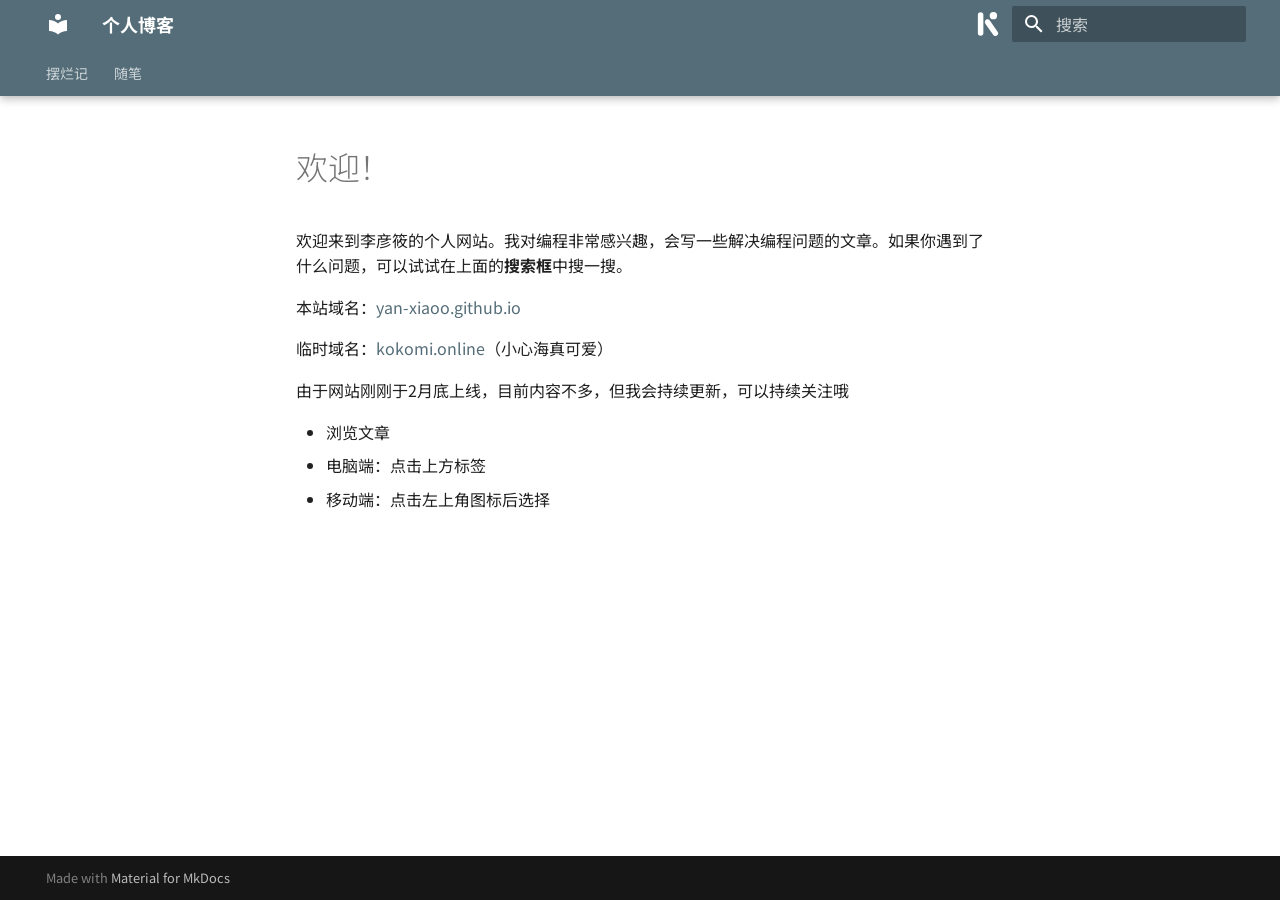
<file: index.html>
<!doctype html>
<html lang="zh" class="no-js">
  <head>
    
      <meta charset="utf-8">
      <meta name="viewport" content="width=device-width,initial-scale=1">
      
      
        <meta name="author" content="李彦筱">
      
      
        <link rel="canonical" href="http://yan-xiaoo.github.io/">
      
      
      
      <link rel="icon" href="assets/images/favicon.png">
      <meta name="generator" content="mkdocs-1.4.2, mkdocs-material-9.0.15">
    
    
      
        <title>个人博客</title>
      
    
    
      <link rel="stylesheet" href="assets/stylesheets/main.113286f1.min.css">
      
        
        <link rel="stylesheet" href="assets/stylesheets/palette.a0c5b2b5.min.css">
      
      

    
    
    
      
        
        
        <link rel="preconnect" href="https://fonts.gstatic.com" crossorigin>
        <link rel="stylesheet" href="https://fonts.googleapis.com/css?family=Noto+Sans+SC:300,300i,400,400i,700,700i%7CRoboto+Mono:400,400i,700,700i&display=fallback">
        <style>:root{--md-text-font:"Noto Sans SC";--md-code-font:"Roboto Mono"}</style>
      
    
    
      <link rel="stylesheet" href="stylesheets/extra.css">
    
    <script>__md_scope=new URL(".",location),__md_hash=e=>[...e].reduce((e,_)=>(e<<5)-e+_.charCodeAt(0),0),__md_get=(e,_=localStorage,t=__md_scope)=>JSON.parse(_.getItem(t.pathname+"."+e)),__md_set=(e,_,t=localStorage,a=__md_scope)=>{try{t.setItem(a.pathname+"."+e,JSON.stringify(_))}catch(e){}}</script>
    
      

    
    
    
  </head>
  
  
    
    
      
    
    
    
    
    <body dir="ltr" data-md-color-scheme="default" data-md-color-primary="" data-md-color-accent="">
  
    
    
      <script>var palette=__md_get("__palette");if(palette&&"object"==typeof palette.color)for(var key of Object.keys(palette.color))document.body.setAttribute("data-md-color-"+key,palette.color[key])</script>
    
    <input class="md-toggle" data-md-toggle="drawer" type="checkbox" id="__drawer" autocomplete="off">
    <input class="md-toggle" data-md-toggle="search" type="checkbox" id="__search" autocomplete="off">
    <label class="md-overlay" for="__drawer"></label>
    <div data-md-component="skip">
      
        
        <a href="#_1" class="md-skip">
          跳转至
        </a>
      
    </div>
    <div data-md-component="announce">
      
    </div>
    
    
      

  

<header class="md-header md-header--lifted" data-md-component="header">
  <nav class="md-header__inner md-grid" aria-label="页眉">
    <a href="." title="个人博客" class="md-header__button md-logo" aria-label="个人博客" data-md-component="logo">
      
  
  <svg xmlns="http://www.w3.org/2000/svg" viewBox="0 0 24 24"><path d="M12 8a3 3 0 0 0 3-3 3 3 0 0 0-3-3 3 3 0 0 0-3 3 3 3 0 0 0 3 3m0 3.54C9.64 9.35 6.5 8 3 8v11c3.5 0 6.64 1.35 9 3.54 2.36-2.19 5.5-3.54 9-3.54V8c-3.5 0-6.64 1.35-9 3.54Z"/></svg>

    </a>
    <label class="md-header__button md-icon" for="__drawer">
      <svg xmlns="http://www.w3.org/2000/svg" viewBox="0 0 24 24"><path d="M3 6h18v2H3V6m0 5h18v2H3v-2m0 5h18v2H3v-2Z"/></svg>
    </label>
    <div class="md-header__title" data-md-component="header-title">
      <div class="md-header__ellipsis">
        <div class="md-header__topic">
          <span class="md-ellipsis">
            个人博客
          </span>
        </div>
        <div class="md-header__topic" data-md-component="header-topic">
          <span class="md-ellipsis">
            
              欢迎！
            
          </span>
        </div>
      </div>
    </div>
    
      <form class="md-header__option" data-md-component="palette">
        
          
          <input class="md-option" data-md-color-media="(prefers-color-scheme: light)" data-md-color-scheme="default" data-md-color-primary="" data-md-color-accent=""  aria-label="特别配色"  type="radio" name="__palette" id="__palette_1">
          
            <label class="md-header__button md-icon" title="特别配色" for="__palette_3" hidden>
              <svg xmlns="http://www.w3.org/2000/svg" viewBox="0 0 24 24"><path d="M17.342 0a3.674 3.674 0 0 0-3.647 3.674 3.673 3.673 0 0 0 3.673 3.673A3.674 3.674 0 1 0 17.342 0zM4.623.16a2.746 2.746 0 0 0-2.747 2.747v18.167a2.747 2.747 0 1 0 5.494 0V2.907A2.749 2.749 0 0 0 4.623.16zm6.95 7.208a2.729 2.729 0 0 0-2.237 4.294l7.81 11.155a2.729 2.729 0 1 0 4.471-3.131L13.807 8.53a2.729 2.729 0 0 0-2.234-1.163z"/></svg>
            </label>
          
        
          
          <input class="md-option" data-md-color-media="(prefers-color-scheme: dark)" data-md-color-scheme="slate" data-md-color-primary="" data-md-color-accent=""  aria-label="浅色模式"  type="radio" name="__palette" id="__palette_2">
          
            <label class="md-header__button md-icon" title="浅色模式" for="__palette_1" hidden>
              <svg xmlns="http://www.w3.org/2000/svg" viewBox="0 0 24 24"><path d="M12 18c-.89 0-1.74-.2-2.5-.55C11.56 16.5 13 14.42 13 12c0-2.42-1.44-4.5-3.5-5.45C10.26 6.2 11.11 6 12 6a6 6 0 0 1 6 6 6 6 0 0 1-6 6m8-9.31V4h-4.69L12 .69 8.69 4H4v4.69L.69 12 4 15.31V20h4.69L12 23.31 15.31 20H20v-4.69L23.31 12 20 8.69Z"/></svg>
            </label>
          
        
          
          <input class="md-option" data-md-color-media="None" data-md-color-scheme="kokomi" data-md-color-primary="" data-md-color-accent=""  aria-label="深色模式"  type="radio" name="__palette" id="__palette_3">
          
            <label class="md-header__button md-icon" title="深色模式" for="__palette_2" hidden>
              <svg xmlns="http://www.w3.org/2000/svg" viewBox="0 0 24 24"><path d="M12 8a4 4 0 0 0-4 4 4 4 0 0 0 4 4 4 4 0 0 0 4-4 4 4 0 0 0-4-4m0 10a6 6 0 0 1-6-6 6 6 0 0 1 6-6 6 6 0 0 1 6 6 6 6 0 0 1-6 6m8-9.31V4h-4.69L12 .69 8.69 4H4v4.69L.69 12 4 15.31V20h4.69L12 23.31 15.31 20H20v-4.69L23.31 12 20 8.69Z"/></svg>
            </label>
          
        
      </form>
    
    
    
      <label class="md-header__button md-icon" for="__search">
        <svg xmlns="http://www.w3.org/2000/svg" viewBox="0 0 24 24"><path d="M9.5 3A6.5 6.5 0 0 1 16 9.5c0 1.61-.59 3.09-1.56 4.23l.27.27h.79l5 5-1.5 1.5-5-5v-.79l-.27-.27A6.516 6.516 0 0 1 9.5 16 6.5 6.5 0 0 1 3 9.5 6.5 6.5 0 0 1 9.5 3m0 2C7 5 5 7 5 9.5S7 14 9.5 14 14 12 14 9.5 12 5 9.5 5Z"/></svg>
      </label>
      <div class="md-search" data-md-component="search" role="dialog">
  <label class="md-search__overlay" for="__search"></label>
  <div class="md-search__inner" role="search">
    <form class="md-search__form" name="search">
      <input type="text" class="md-search__input" name="query" aria-label="搜索" placeholder="搜索" autocapitalize="off" autocorrect="off" autocomplete="off" spellcheck="false" data-md-component="search-query" required>
      <label class="md-search__icon md-icon" for="__search">
        <svg xmlns="http://www.w3.org/2000/svg" viewBox="0 0 24 24"><path d="M9.5 3A6.5 6.5 0 0 1 16 9.5c0 1.61-.59 3.09-1.56 4.23l.27.27h.79l5 5-1.5 1.5-5-5v-.79l-.27-.27A6.516 6.516 0 0 1 9.5 16 6.5 6.5 0 0 1 3 9.5 6.5 6.5 0 0 1 9.5 3m0 2C7 5 5 7 5 9.5S7 14 9.5 14 14 12 14 9.5 12 5 9.5 5Z"/></svg>
        <svg xmlns="http://www.w3.org/2000/svg" viewBox="0 0 24 24"><path d="M20 11v2H8l5.5 5.5-1.42 1.42L4.16 12l7.92-7.92L13.5 5.5 8 11h12Z"/></svg>
      </label>
      <nav class="md-search__options" aria-label="查找">
        
          <a href="javascript:void(0)" class="md-search__icon md-icon" title="分享" aria-label="分享" data-clipboard data-clipboard-text="" data-md-component="search-share" tabindex="-1">
            <svg xmlns="http://www.w3.org/2000/svg" viewBox="0 0 24 24"><path d="M18 16.08c-.76 0-1.44.3-1.96.77L8.91 12.7c.05-.23.09-.46.09-.7 0-.24-.04-.47-.09-.7l7.05-4.11c.54.5 1.25.81 2.04.81a3 3 0 0 0 3-3 3 3 0 0 0-3-3 3 3 0 0 0-3 3c0 .24.04.47.09.7L8.04 9.81C7.5 9.31 6.79 9 6 9a3 3 0 0 0-3 3 3 3 0 0 0 3 3c.79 0 1.5-.31 2.04-.81l7.12 4.15c-.05.21-.08.43-.08.66 0 1.61 1.31 2.91 2.92 2.91 1.61 0 2.92-1.3 2.92-2.91A2.92 2.92 0 0 0 18 16.08Z"/></svg>
          </a>
        
        <button type="reset" class="md-search__icon md-icon" title="清空当前内容" aria-label="清空当前内容" tabindex="-1">
          <svg xmlns="http://www.w3.org/2000/svg" viewBox="0 0 24 24"><path d="M19 6.41 17.59 5 12 10.59 6.41 5 5 6.41 10.59 12 5 17.59 6.41 19 12 13.41 17.59 19 19 17.59 13.41 12 19 6.41Z"/></svg>
        </button>
      </nav>
      
        <div class="md-search__suggest" data-md-component="search-suggest"></div>
      
    </form>
    <div class="md-search__output">
      <div class="md-search__scrollwrap" data-md-scrollfix>
        <div class="md-search-result" data-md-component="search-result">
          <div class="md-search-result__meta">
            正在初始化搜索引擎
          </div>
          <ol class="md-search-result__list" role="presentation"></ol>
        </div>
      </div>
    </div>
  </div>
</div>
    
    
  </nav>
  
    
      
<nav class="md-tabs" aria-label="标签" data-md-component="tabs">
  <div class="md-grid">
    <ul class="md-tabs__list">
      
        
  
  


  
  
  
    <li class="md-tabs__item">
      <a href="bailan/%E6%A6%82%E8%BF%B0/" class="md-tabs__link">
        摆烂记
      </a>
    </li>
  

      
        
  
  


  
  
  
    <li class="md-tabs__item">
      <a href="diary/%E6%9C%89%E9%81%93%E8%AF%8D%E5%85%B8%E5%A5%96%E5%AD%A6%E9%87%91/" class="md-tabs__link">
        随笔
      </a>
    </li>
  

      
    </ul>
  </div>
</nav>
    
  
</header>
    
    <div class="md-container" data-md-component="container">
      
      
        
      
      <main class="md-main" data-md-component="main">
        <div class="md-main__inner md-grid">
          
            
              
              <div class="md-sidebar md-sidebar--primary" data-md-component="sidebar" data-md-type="navigation" >
                <div class="md-sidebar__scrollwrap">
                  <div class="md-sidebar__inner">
                    

  


<nav class="md-nav md-nav--primary md-nav--lifted" aria-label="导航栏" data-md-level="0">
  <label class="md-nav__title" for="__drawer">
    <a href="." title="个人博客" class="md-nav__button md-logo" aria-label="个人博客" data-md-component="logo">
      
  
  <svg xmlns="http://www.w3.org/2000/svg" viewBox="0 0 24 24"><path d="M12 8a3 3 0 0 0 3-3 3 3 0 0 0-3-3 3 3 0 0 0-3 3 3 3 0 0 0 3 3m0 3.54C9.64 9.35 6.5 8 3 8v11c3.5 0 6.64 1.35 9 3.54 2.36-2.19 5.5-3.54 9-3.54V8c-3.5 0-6.64 1.35-9 3.54Z"/></svg>

    </a>
    个人博客
  </label>
  
  <ul class="md-nav__list" data-md-scrollfix>
    
      
      
      

  
  
  
    
    <li class="md-nav__item md-nav__item--nested">
      
      
      
      
      <input class="md-nav__toggle md-toggle " type="checkbox" id="__nav_1" >
      
      
        
          
        
      
      
        <label class="md-nav__link" for="__nav_1" id="__nav_1_label" tabindex="0">
          摆烂记
          <span class="md-nav__icon md-icon"></span>
        </label>
      
      <nav class="md-nav" data-md-level="1" aria-labelledby="__nav_1_label" aria-expanded="false">
        <label class="md-nav__title" for="__nav_1">
          <span class="md-nav__icon md-icon"></span>
          摆烂记
        </label>
        <ul class="md-nav__list" data-md-scrollfix>
          
            
              
  
  
  
    <li class="md-nav__item">
      <a href="bailan/%E6%A6%82%E8%BF%B0/" class="md-nav__link">
        摆烂的本质
      </a>
    </li>
  

            
          
        </ul>
      </nav>
    </li>
  

    
      
      
      

  
  
  
    
    <li class="md-nav__item md-nav__item--nested">
      
      
      
      
      <input class="md-nav__toggle md-toggle " type="checkbox" id="__nav_2" >
      
      
        
          
        
      
      
        <label class="md-nav__link" for="__nav_2" id="__nav_2_label" tabindex="0">
          随笔
          <span class="md-nav__icon md-icon"></span>
        </label>
      
      <nav class="md-nav" data-md-level="1" aria-labelledby="__nav_2_label" aria-expanded="false">
        <label class="md-nav__title" for="__nav_2">
          <span class="md-nav__icon md-icon"></span>
          随笔
        </label>
        <ul class="md-nav__list" data-md-scrollfix>
          
            
              
  
  
  
    <li class="md-nav__item">
      <a href="diary/%E6%9C%89%E9%81%93%E8%AF%8D%E5%85%B8%E5%A5%96%E5%AD%A6%E9%87%91/" class="md-nav__link">
        有道年卡奖学金
      </a>
    </li>
  

            
          
        </ul>
      </nav>
    </li>
  

    
  </ul>
</nav>
                  </div>
                </div>
              </div>
            
            
              
              <div class="md-sidebar md-sidebar--secondary" data-md-component="sidebar" data-md-type="toc" >
                <div class="md-sidebar__scrollwrap">
                  <div class="md-sidebar__inner">
                    

<nav class="md-nav md-nav--secondary" aria-label="目录">
  
  
  
    
  
  
</nav>
                  </div>
                </div>
              </div>
            
          
          
            <div class="md-content" data-md-component="content">
              <article class="md-content__inner md-typeset">
                
                  


<h1 id="_1">欢迎！</h1>
<p>欢迎来到李彦筱的个人网站。我对编程非常感兴趣，会写一些解决编程问题的文章。如果你遇到了什么问题，可以试试在上面的<strong>搜索框</strong>中搜一搜。</p>
<p>本站域名：<a href="https://yan-xiaoo.github.io">yan-xiaoo.github.io</a></p>
<p>临时域名：<a href="https://www.kokomi.online">kokomi.online</a>（小心海真可爱）</p>
<p>由于网站刚刚于2月底上线，目前内容不多，但我会持续更新，可以持续关注哦</p>
<ul>
<li>浏览文章</li>
<li>电脑端：点击上方标签</li>
<li>移动端：点击左上角图标后选择</li>
</ul>





                
              </article>
            </div>
          
          
        </div>
        
          <a href="#" class="md-top md-icon" data-md-component="top" hidden>
            <svg xmlns="http://www.w3.org/2000/svg" viewBox="0 0 24 24"><path d="M13 20h-2V8l-5.5 5.5-1.42-1.42L12 4.16l7.92 7.92-1.42 1.42L13 8v12Z"/></svg>
            回到页面顶部
          </a>
        
      </main>
      
        <footer class="md-footer">
  
  <div class="md-footer-meta md-typeset">
    <div class="md-footer-meta__inner md-grid">
      <div class="md-copyright">
  
  
    Made with
    <a href="https://squidfunk.github.io/mkdocs-material/" target="_blank" rel="noopener">
      Material for MkDocs
    </a>
  
</div>
      
    </div>
  </div>
</footer>
      
    </div>
    <div class="md-dialog" data-md-component="dialog">
      <div class="md-dialog__inner md-typeset"></div>
    </div>
    
    <script id="__config" type="application/json">{"base": ".", "features": ["search.highlight", "search.share", "search.suggest", "content.code.copy", "navigation.tabs", "navigation.tabs.sticky", "navigation.sections", "navigation.indexes", "navigation.top", "toc.follow"], "search": "assets/javascripts/workers/search.208ed371.min.js", "translations": {"clipboard.copied": "\u5df2\u590d\u5236", "clipboard.copy": "\u590d\u5236", "search.result.more.one": "\u5728\u8be5\u9875\u4e0a\u8fd8\u6709 1 \u4e2a\u7b26\u5408\u6761\u4ef6\u7684\u7ed3\u679c", "search.result.more.other": "\u5728\u8be5\u9875\u4e0a\u8fd8\u6709 # \u4e2a\u7b26\u5408\u6761\u4ef6\u7684\u7ed3\u679c", "search.result.none": "\u6ca1\u6709\u627e\u5230\u7b26\u5408\u6761\u4ef6\u7684\u7ed3\u679c", "search.result.one": "\u627e\u5230 1 \u4e2a\u7b26\u5408\u6761\u4ef6\u7684\u7ed3\u679c", "search.result.other": "# \u4e2a\u7b26\u5408\u6761\u4ef6\u7684\u7ed3\u679c", "search.result.placeholder": "\u952e\u5165\u4ee5\u5f00\u59cb\u641c\u7d22", "search.result.term.missing": "\u7f3a\u5c11", "select.version": "\u9009\u62e9\u5f53\u524d\u7248\u672c"}}</script>
    
    
      <script src="assets/javascripts/bundle.2a6f1dda.min.js"></script>
      
    
  </body>
</html>
</file>
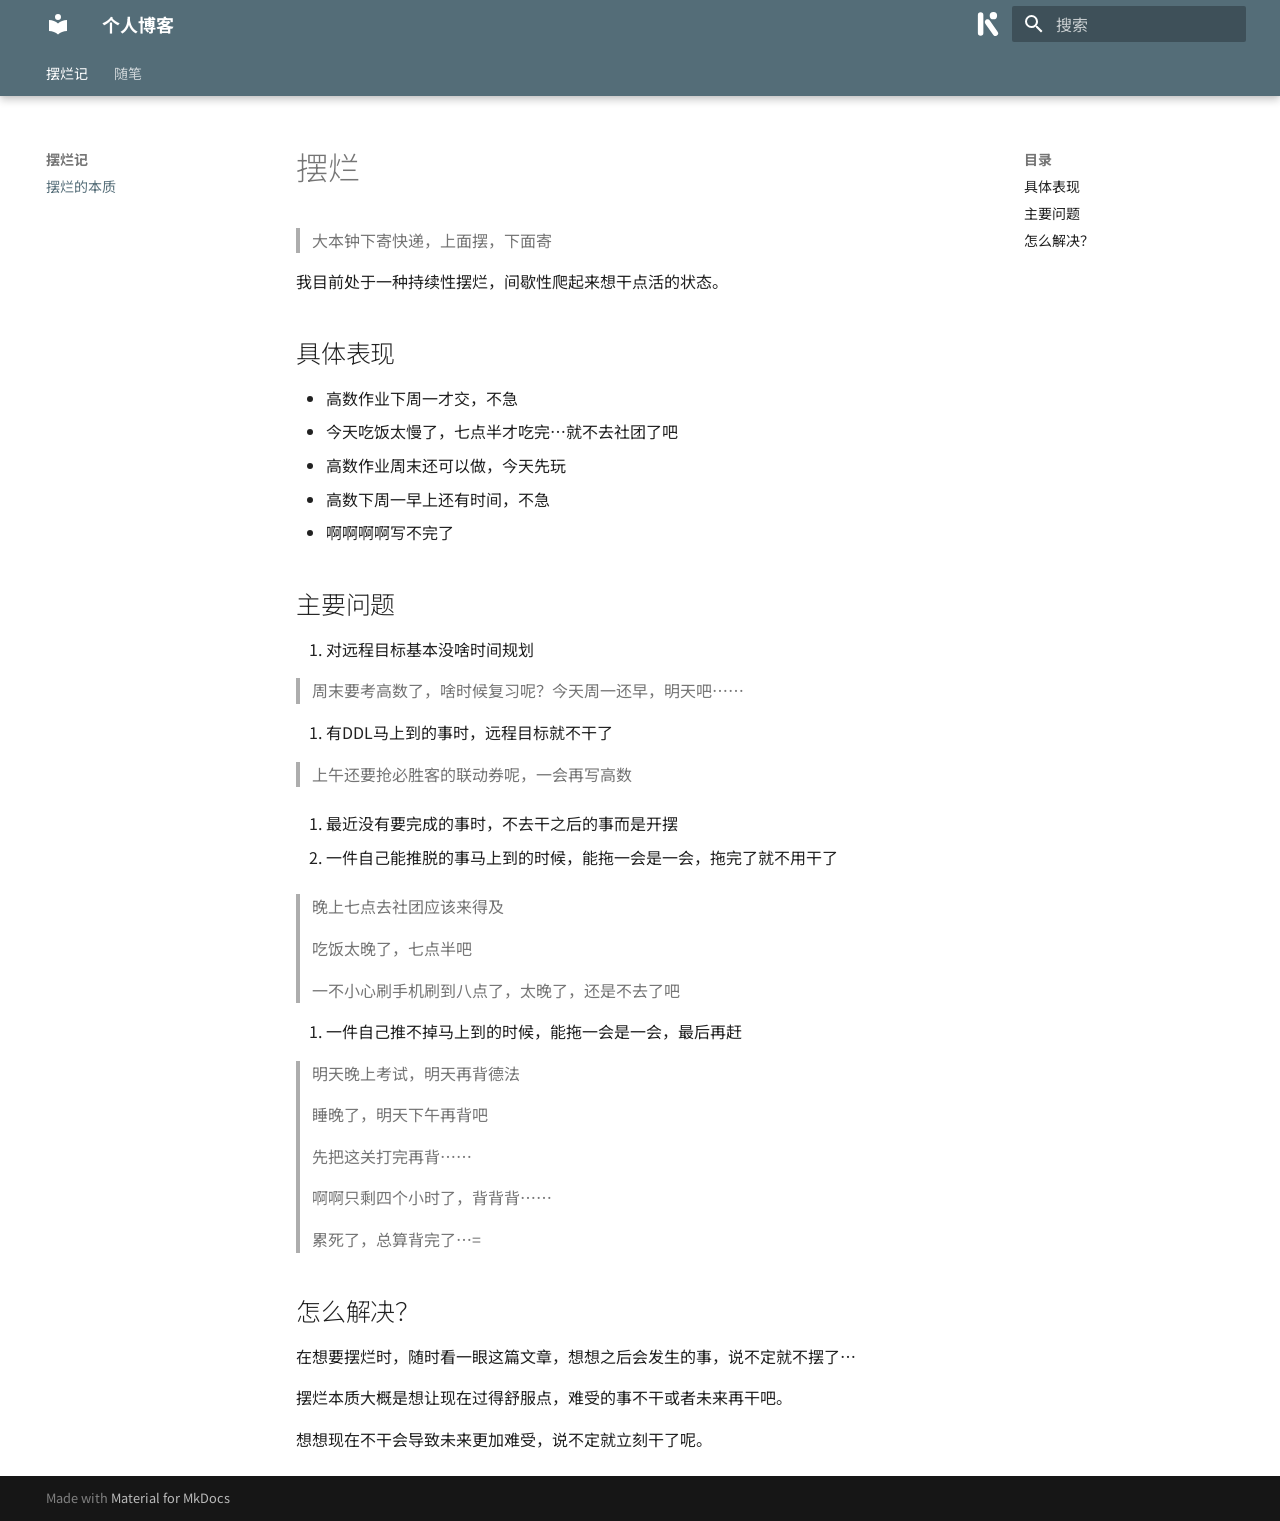
<file: bailan/概述/index.html>
<!doctype html>
<html lang="zh" class="no-js">
  <head>
    
      <meta charset="utf-8">
      <meta name="viewport" content="width=device-width,initial-scale=1">
      
      
        <meta name="author" content="李彦筱">
      
      
        <link rel="canonical" href="http://yan-xiaoo.github.io/bailan/%E6%A6%82%E8%BF%B0/">
      
      
      
        <link rel="next" href="../../diary/%E6%9C%89%E9%81%93%E8%AF%8D%E5%85%B8%E5%A5%96%E5%AD%A6%E9%87%91/">
      
      <link rel="icon" href="../../assets/images/favicon.png">
      <meta name="generator" content="mkdocs-1.4.2, mkdocs-material-9.0.15">
    
    
      
        <title>摆烂的本质 - 个人博客</title>
      
    
    
      <link rel="stylesheet" href="../../assets/stylesheets/main.113286f1.min.css">
      
        
        <link rel="stylesheet" href="../../assets/stylesheets/palette.a0c5b2b5.min.css">
      
      

    
    
    
      
        
        
        <link rel="preconnect" href="https://fonts.gstatic.com" crossorigin>
        <link rel="stylesheet" href="https://fonts.googleapis.com/css?family=Noto+Sans+SC:300,300i,400,400i,700,700i%7CRoboto+Mono:400,400i,700,700i&display=fallback">
        <style>:root{--md-text-font:"Noto Sans SC";--md-code-font:"Roboto Mono"}</style>
      
    
    
      <link rel="stylesheet" href="../../stylesheets/extra.css">
    
    <script>__md_scope=new URL("../..",location),__md_hash=e=>[...e].reduce((e,_)=>(e<<5)-e+_.charCodeAt(0),0),__md_get=(e,_=localStorage,t=__md_scope)=>JSON.parse(_.getItem(t.pathname+"."+e)),__md_set=(e,_,t=localStorage,a=__md_scope)=>{try{t.setItem(a.pathname+"."+e,JSON.stringify(_))}catch(e){}}</script>
    
      

    
    
    
  </head>
  
  
    
    
      
    
    
    
    
    <body dir="ltr" data-md-color-scheme="default" data-md-color-primary="" data-md-color-accent="">
  
    
    
      <script>var palette=__md_get("__palette");if(palette&&"object"==typeof palette.color)for(var key of Object.keys(palette.color))document.body.setAttribute("data-md-color-"+key,palette.color[key])</script>
    
    <input class="md-toggle" data-md-toggle="drawer" type="checkbox" id="__drawer" autocomplete="off">
    <input class="md-toggle" data-md-toggle="search" type="checkbox" id="__search" autocomplete="off">
    <label class="md-overlay" for="__drawer"></label>
    <div data-md-component="skip">
      
        
        <a href="#_1" class="md-skip">
          跳转至
        </a>
      
    </div>
    <div data-md-component="announce">
      
    </div>
    
    
      

  

<header class="md-header md-header--lifted" data-md-component="header">
  <nav class="md-header__inner md-grid" aria-label="页眉">
    <a href="../.." title="个人博客" class="md-header__button md-logo" aria-label="个人博客" data-md-component="logo">
      
  
  <svg xmlns="http://www.w3.org/2000/svg" viewBox="0 0 24 24"><path d="M12 8a3 3 0 0 0 3-3 3 3 0 0 0-3-3 3 3 0 0 0-3 3 3 3 0 0 0 3 3m0 3.54C9.64 9.35 6.5 8 3 8v11c3.5 0 6.64 1.35 9 3.54 2.36-2.19 5.5-3.54 9-3.54V8c-3.5 0-6.64 1.35-9 3.54Z"/></svg>

    </a>
    <label class="md-header__button md-icon" for="__drawer">
      <svg xmlns="http://www.w3.org/2000/svg" viewBox="0 0 24 24"><path d="M3 6h18v2H3V6m0 5h18v2H3v-2m0 5h18v2H3v-2Z"/></svg>
    </label>
    <div class="md-header__title" data-md-component="header-title">
      <div class="md-header__ellipsis">
        <div class="md-header__topic">
          <span class="md-ellipsis">
            个人博客
          </span>
        </div>
        <div class="md-header__topic" data-md-component="header-topic">
          <span class="md-ellipsis">
            
              摆烂的本质
            
          </span>
        </div>
      </div>
    </div>
    
      <form class="md-header__option" data-md-component="palette">
        
          
          <input class="md-option" data-md-color-media="(prefers-color-scheme: light)" data-md-color-scheme="default" data-md-color-primary="" data-md-color-accent=""  aria-label="特别配色"  type="radio" name="__palette" id="__palette_1">
          
            <label class="md-header__button md-icon" title="特别配色" for="__palette_3" hidden>
              <svg xmlns="http://www.w3.org/2000/svg" viewBox="0 0 24 24"><path d="M17.342 0a3.674 3.674 0 0 0-3.647 3.674 3.673 3.673 0 0 0 3.673 3.673A3.674 3.674 0 1 0 17.342 0zM4.623.16a2.746 2.746 0 0 0-2.747 2.747v18.167a2.747 2.747 0 1 0 5.494 0V2.907A2.749 2.749 0 0 0 4.623.16zm6.95 7.208a2.729 2.729 0 0 0-2.237 4.294l7.81 11.155a2.729 2.729 0 1 0 4.471-3.131L13.807 8.53a2.729 2.729 0 0 0-2.234-1.163z"/></svg>
            </label>
          
        
          
          <input class="md-option" data-md-color-media="(prefers-color-scheme: dark)" data-md-color-scheme="slate" data-md-color-primary="" data-md-color-accent=""  aria-label="浅色模式"  type="radio" name="__palette" id="__palette_2">
          
            <label class="md-header__button md-icon" title="浅色模式" for="__palette_1" hidden>
              <svg xmlns="http://www.w3.org/2000/svg" viewBox="0 0 24 24"><path d="M12 18c-.89 0-1.74-.2-2.5-.55C11.56 16.5 13 14.42 13 12c0-2.42-1.44-4.5-3.5-5.45C10.26 6.2 11.11 6 12 6a6 6 0 0 1 6 6 6 6 0 0 1-6 6m8-9.31V4h-4.69L12 .69 8.69 4H4v4.69L.69 12 4 15.31V20h4.69L12 23.31 15.31 20H20v-4.69L23.31 12 20 8.69Z"/></svg>
            </label>
          
        
          
          <input class="md-option" data-md-color-media="None" data-md-color-scheme="kokomi" data-md-color-primary="" data-md-color-accent=""  aria-label="深色模式"  type="radio" name="__palette" id="__palette_3">
          
            <label class="md-header__button md-icon" title="深色模式" for="__palette_2" hidden>
              <svg xmlns="http://www.w3.org/2000/svg" viewBox="0 0 24 24"><path d="M12 8a4 4 0 0 0-4 4 4 4 0 0 0 4 4 4 4 0 0 0 4-4 4 4 0 0 0-4-4m0 10a6 6 0 0 1-6-6 6 6 0 0 1 6-6 6 6 0 0 1 6 6 6 6 0 0 1-6 6m8-9.31V4h-4.69L12 .69 8.69 4H4v4.69L.69 12 4 15.31V20h4.69L12 23.31 15.31 20H20v-4.69L23.31 12 20 8.69Z"/></svg>
            </label>
          
        
      </form>
    
    
    
      <label class="md-header__button md-icon" for="__search">
        <svg xmlns="http://www.w3.org/2000/svg" viewBox="0 0 24 24"><path d="M9.5 3A6.5 6.5 0 0 1 16 9.5c0 1.61-.59 3.09-1.56 4.23l.27.27h.79l5 5-1.5 1.5-5-5v-.79l-.27-.27A6.516 6.516 0 0 1 9.5 16 6.5 6.5 0 0 1 3 9.5 6.5 6.5 0 0 1 9.5 3m0 2C7 5 5 7 5 9.5S7 14 9.5 14 14 12 14 9.5 12 5 9.5 5Z"/></svg>
      </label>
      <div class="md-search" data-md-component="search" role="dialog">
  <label class="md-search__overlay" for="__search"></label>
  <div class="md-search__inner" role="search">
    <form class="md-search__form" name="search">
      <input type="text" class="md-search__input" name="query" aria-label="搜索" placeholder="搜索" autocapitalize="off" autocorrect="off" autocomplete="off" spellcheck="false" data-md-component="search-query" required>
      <label class="md-search__icon md-icon" for="__search">
        <svg xmlns="http://www.w3.org/2000/svg" viewBox="0 0 24 24"><path d="M9.5 3A6.5 6.5 0 0 1 16 9.5c0 1.61-.59 3.09-1.56 4.23l.27.27h.79l5 5-1.5 1.5-5-5v-.79l-.27-.27A6.516 6.516 0 0 1 9.5 16 6.5 6.5 0 0 1 3 9.5 6.5 6.5 0 0 1 9.5 3m0 2C7 5 5 7 5 9.5S7 14 9.5 14 14 12 14 9.5 12 5 9.5 5Z"/></svg>
        <svg xmlns="http://www.w3.org/2000/svg" viewBox="0 0 24 24"><path d="M20 11v2H8l5.5 5.5-1.42 1.42L4.16 12l7.92-7.92L13.5 5.5 8 11h12Z"/></svg>
      </label>
      <nav class="md-search__options" aria-label="查找">
        
          <a href="javascript:void(0)" class="md-search__icon md-icon" title="分享" aria-label="分享" data-clipboard data-clipboard-text="" data-md-component="search-share" tabindex="-1">
            <svg xmlns="http://www.w3.org/2000/svg" viewBox="0 0 24 24"><path d="M18 16.08c-.76 0-1.44.3-1.96.77L8.91 12.7c.05-.23.09-.46.09-.7 0-.24-.04-.47-.09-.7l7.05-4.11c.54.5 1.25.81 2.04.81a3 3 0 0 0 3-3 3 3 0 0 0-3-3 3 3 0 0 0-3 3c0 .24.04.47.09.7L8.04 9.81C7.5 9.31 6.79 9 6 9a3 3 0 0 0-3 3 3 3 0 0 0 3 3c.79 0 1.5-.31 2.04-.81l7.12 4.15c-.05.21-.08.43-.08.66 0 1.61 1.31 2.91 2.92 2.91 1.61 0 2.92-1.3 2.92-2.91A2.92 2.92 0 0 0 18 16.08Z"/></svg>
          </a>
        
        <button type="reset" class="md-search__icon md-icon" title="清空当前内容" aria-label="清空当前内容" tabindex="-1">
          <svg xmlns="http://www.w3.org/2000/svg" viewBox="0 0 24 24"><path d="M19 6.41 17.59 5 12 10.59 6.41 5 5 6.41 10.59 12 5 17.59 6.41 19 12 13.41 17.59 19 19 17.59 13.41 12 19 6.41Z"/></svg>
        </button>
      </nav>
      
        <div class="md-search__suggest" data-md-component="search-suggest"></div>
      
    </form>
    <div class="md-search__output">
      <div class="md-search__scrollwrap" data-md-scrollfix>
        <div class="md-search-result" data-md-component="search-result">
          <div class="md-search-result__meta">
            正在初始化搜索引擎
          </div>
          <ol class="md-search-result__list" role="presentation"></ol>
        </div>
      </div>
    </div>
  </div>
</div>
    
    
  </nav>
  
    
      
<nav class="md-tabs" aria-label="标签" data-md-component="tabs">
  <div class="md-grid">
    <ul class="md-tabs__list">
      
        
  
  
    
  


  
  
  
    <li class="md-tabs__item">
      <a href="./" class="md-tabs__link md-tabs__link--active">
        摆烂记
      </a>
    </li>
  

      
        
  
  


  
  
  
    <li class="md-tabs__item">
      <a href="../../diary/%E6%9C%89%E9%81%93%E8%AF%8D%E5%85%B8%E5%A5%96%E5%AD%A6%E9%87%91/" class="md-tabs__link">
        随笔
      </a>
    </li>
  

      
    </ul>
  </div>
</nav>
    
  
</header>
    
    <div class="md-container" data-md-component="container">
      
      
        
      
      <main class="md-main" data-md-component="main">
        <div class="md-main__inner md-grid">
          
            
              
              <div class="md-sidebar md-sidebar--primary" data-md-component="sidebar" data-md-type="navigation" >
                <div class="md-sidebar__scrollwrap">
                  <div class="md-sidebar__inner">
                    

  


<nav class="md-nav md-nav--primary md-nav--lifted" aria-label="导航栏" data-md-level="0">
  <label class="md-nav__title" for="__drawer">
    <a href="../.." title="个人博客" class="md-nav__button md-logo" aria-label="个人博客" data-md-component="logo">
      
  
  <svg xmlns="http://www.w3.org/2000/svg" viewBox="0 0 24 24"><path d="M12 8a3 3 0 0 0 3-3 3 3 0 0 0-3-3 3 3 0 0 0-3 3 3 3 0 0 0 3 3m0 3.54C9.64 9.35 6.5 8 3 8v11c3.5 0 6.64 1.35 9 3.54 2.36-2.19 5.5-3.54 9-3.54V8c-3.5 0-6.64 1.35-9 3.54Z"/></svg>

    </a>
    个人博客
  </label>
  
  <ul class="md-nav__list" data-md-scrollfix>
    
      
      
      

  
  
    
  
  
    
    <li class="md-nav__item md-nav__item--active md-nav__item--nested">
      
      
      
      
      <input class="md-nav__toggle md-toggle " type="checkbox" id="__nav_1" checked>
      
      
        
          
        
      
      
        <label class="md-nav__link" for="__nav_1" id="__nav_1_label" tabindex="0">
          摆烂记
          <span class="md-nav__icon md-icon"></span>
        </label>
      
      <nav class="md-nav" data-md-level="1" aria-labelledby="__nav_1_label" aria-expanded="true">
        <label class="md-nav__title" for="__nav_1">
          <span class="md-nav__icon md-icon"></span>
          摆烂记
        </label>
        <ul class="md-nav__list" data-md-scrollfix>
          
            
              
  
  
    
  
  
    <li class="md-nav__item md-nav__item--active">
      
      <input class="md-nav__toggle md-toggle" type="checkbox" id="__toc">
      
      
        
      
      
        <label class="md-nav__link md-nav__link--active" for="__toc">
          摆烂的本质
          <span class="md-nav__icon md-icon"></span>
        </label>
      
      <a href="./" class="md-nav__link md-nav__link--active">
        摆烂的本质
      </a>
      
        

<nav class="md-nav md-nav--secondary" aria-label="目录">
  
  
  
    
  
  
    <label class="md-nav__title" for="__toc">
      <span class="md-nav__icon md-icon"></span>
      目录
    </label>
    <ul class="md-nav__list" data-md-component="toc" data-md-scrollfix>
      
        <li class="md-nav__item">
  <a href="#_2" class="md-nav__link">
    具体表现
  </a>
  
</li>
      
        <li class="md-nav__item">
  <a href="#_3" class="md-nav__link">
    主要问题
  </a>
  
</li>
      
        <li class="md-nav__item">
  <a href="#_4" class="md-nav__link">
    怎么解决？
  </a>
  
</li>
      
    </ul>
  
</nav>
      
    </li>
  

            
          
        </ul>
      </nav>
    </li>
  

    
      
      
      

  
  
  
    
    <li class="md-nav__item md-nav__item--nested">
      
      
      
      
      <input class="md-nav__toggle md-toggle " type="checkbox" id="__nav_2" >
      
      
        
          
        
      
      
        <label class="md-nav__link" for="__nav_2" id="__nav_2_label" tabindex="0">
          随笔
          <span class="md-nav__icon md-icon"></span>
        </label>
      
      <nav class="md-nav" data-md-level="1" aria-labelledby="__nav_2_label" aria-expanded="false">
        <label class="md-nav__title" for="__nav_2">
          <span class="md-nav__icon md-icon"></span>
          随笔
        </label>
        <ul class="md-nav__list" data-md-scrollfix>
          
            
              
  
  
  
    <li class="md-nav__item">
      <a href="../../diary/%E6%9C%89%E9%81%93%E8%AF%8D%E5%85%B8%E5%A5%96%E5%AD%A6%E9%87%91/" class="md-nav__link">
        有道年卡奖学金
      </a>
    </li>
  

            
          
        </ul>
      </nav>
    </li>
  

    
  </ul>
</nav>
                  </div>
                </div>
              </div>
            
            
              
              <div class="md-sidebar md-sidebar--secondary" data-md-component="sidebar" data-md-type="toc" >
                <div class="md-sidebar__scrollwrap">
                  <div class="md-sidebar__inner">
                    

<nav class="md-nav md-nav--secondary" aria-label="目录">
  
  
  
    
  
  
    <label class="md-nav__title" for="__toc">
      <span class="md-nav__icon md-icon"></span>
      目录
    </label>
    <ul class="md-nav__list" data-md-component="toc" data-md-scrollfix>
      
        <li class="md-nav__item">
  <a href="#_2" class="md-nav__link">
    具体表现
  </a>
  
</li>
      
        <li class="md-nav__item">
  <a href="#_3" class="md-nav__link">
    主要问题
  </a>
  
</li>
      
        <li class="md-nav__item">
  <a href="#_4" class="md-nav__link">
    怎么解决？
  </a>
  
</li>
      
    </ul>
  
</nav>
                  </div>
                </div>
              </div>
            
          
          
            <div class="md-content" data-md-component="content">
              <article class="md-content__inner md-typeset">
                
                  


<h1 id="_1">摆烂</h1>
<blockquote>
<p>大本钟下寄快递，上面摆，下面寄</p>
</blockquote>
<p>我目前处于一种持续性摆烂，间歇性爬起来想干点活的状态。</p>
<h2 id="_2">具体表现</h2>
<ul>
<li>高数作业下周一才交，不急</li>
<li>今天吃饭太慢了，七点半才吃完…就不去社团了吧</li>
<li>高数作业周末还可以做，今天先玩</li>
<li>高数下周一早上还有时间，不急</li>
<li>啊啊啊啊写不完了</li>
</ul>
<h2 id="_3">主要问题</h2>
<ol>
<li>对远程目标基本没啥时间规划</li>
</ol>
<blockquote>
<p>周末要考高数了，啥时候复习呢？今天周一还早，明天吧……</p>
</blockquote>
<ol>
<li>有DDL马上到的事时，远程目标就不干了</li>
</ol>
<blockquote>
<p>上午还要抢必胜客的联动券呢，一会再写高数</p>
</blockquote>
<ol>
<li>
<p>最近没有要完成的事时，不去干之后的事而是开摆</p>
</li>
<li>
<p>一件自己能推脱的事马上到的时候，能拖一会是一会，拖完了就不用干了</p>
</li>
</ol>
<blockquote>
<p>晚上七点去社团应该来得及</p>
<p>吃饭太晚了，七点半吧</p>
<p>一不小心刷手机刷到八点了，太晚了，还是不去了吧</p>
</blockquote>
<ol>
<li>一件自己推不掉马上到的时候，能拖一会是一会，最后再赶</li>
</ol>
<blockquote>
<p>明天晚上考试，明天再背德法</p>
<p>睡晚了，明天下午再背吧</p>
<p>先把这关打完再背……</p>
<p>啊啊只剩四个小时了，背背背……</p>
<p>累死了，总算背完了…=</p>
</blockquote>
<h2 id="_4">怎么解决？</h2>
<p>在想要摆烂时，随时看一眼这篇文章，想想之后会发生的事，说不定就不摆了…</p>
<p>摆烂本质大概是想让现在过得舒服点，难受的事不干或者未来再干吧。</p>
<p>想想现在不干会导致未来更加难受，说不定就立刻干了呢。</p>





                
              </article>
            </div>
          
          
        </div>
        
          <a href="#" class="md-top md-icon" data-md-component="top" hidden>
            <svg xmlns="http://www.w3.org/2000/svg" viewBox="0 0 24 24"><path d="M13 20h-2V8l-5.5 5.5-1.42-1.42L12 4.16l7.92 7.92-1.42 1.42L13 8v12Z"/></svg>
            回到页面顶部
          </a>
        
      </main>
      
        <footer class="md-footer">
  
  <div class="md-footer-meta md-typeset">
    <div class="md-footer-meta__inner md-grid">
      <div class="md-copyright">
  
  
    Made with
    <a href="https://squidfunk.github.io/mkdocs-material/" target="_blank" rel="noopener">
      Material for MkDocs
    </a>
  
</div>
      
    </div>
  </div>
</footer>
      
    </div>
    <div class="md-dialog" data-md-component="dialog">
      <div class="md-dialog__inner md-typeset"></div>
    </div>
    
    <script id="__config" type="application/json">{"base": "../..", "features": ["search.highlight", "search.share", "search.suggest", "content.code.copy", "navigation.tabs", "navigation.tabs.sticky", "navigation.sections", "navigation.indexes", "navigation.top", "toc.follow"], "search": "../../assets/javascripts/workers/search.208ed371.min.js", "translations": {"clipboard.copied": "\u5df2\u590d\u5236", "clipboard.copy": "\u590d\u5236", "search.result.more.one": "\u5728\u8be5\u9875\u4e0a\u8fd8\u6709 1 \u4e2a\u7b26\u5408\u6761\u4ef6\u7684\u7ed3\u679c", "search.result.more.other": "\u5728\u8be5\u9875\u4e0a\u8fd8\u6709 # \u4e2a\u7b26\u5408\u6761\u4ef6\u7684\u7ed3\u679c", "search.result.none": "\u6ca1\u6709\u627e\u5230\u7b26\u5408\u6761\u4ef6\u7684\u7ed3\u679c", "search.result.one": "\u627e\u5230 1 \u4e2a\u7b26\u5408\u6761\u4ef6\u7684\u7ed3\u679c", "search.result.other": "# \u4e2a\u7b26\u5408\u6761\u4ef6\u7684\u7ed3\u679c", "search.result.placeholder": "\u952e\u5165\u4ee5\u5f00\u59cb\u641c\u7d22", "search.result.term.missing": "\u7f3a\u5c11", "select.version": "\u9009\u62e9\u5f53\u524d\u7248\u672c"}}</script>
    
    
      <script src="../../assets/javascripts/bundle.2a6f1dda.min.js"></script>
      
    
  </body>
</html>
</file>
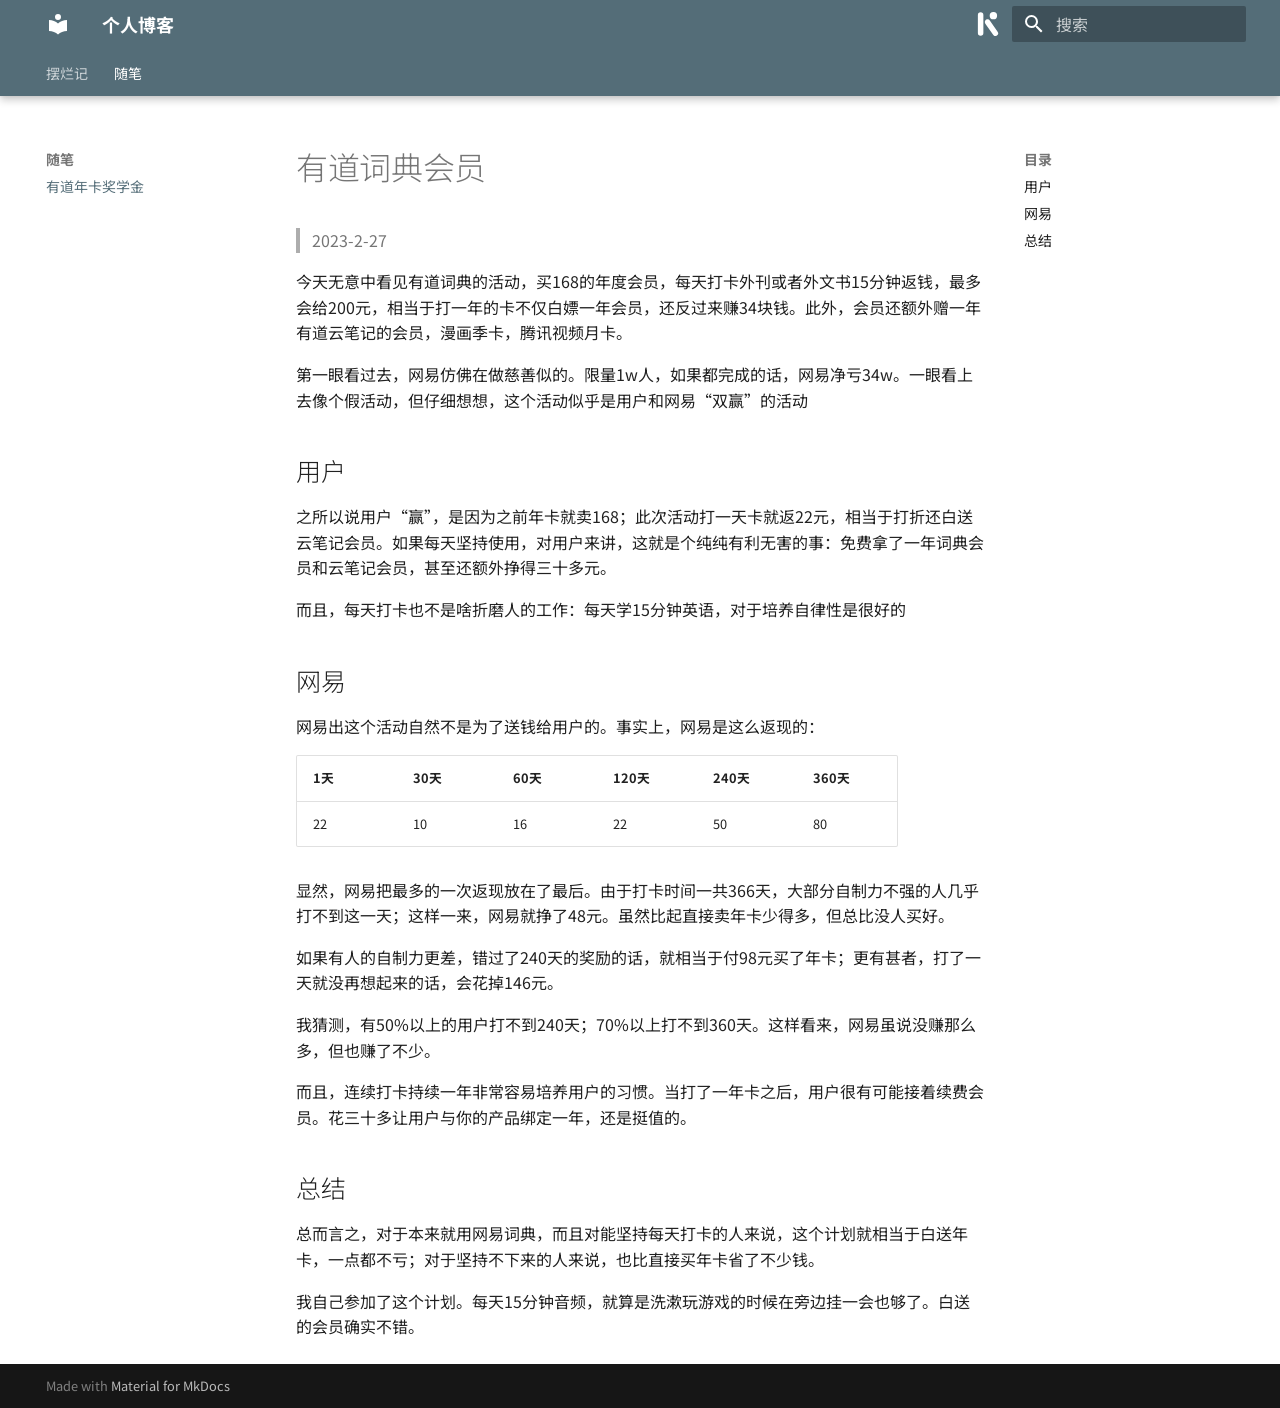
<file: diary/有道词典奖学金/index.html>
<!doctype html>
<html lang="zh" class="no-js">
  <head>
    
      <meta charset="utf-8">
      <meta name="viewport" content="width=device-width,initial-scale=1">
      
      
        <meta name="author" content="李彦筱">
      
      
        <link rel="canonical" href="http://yan-xiaoo.github.io/diary/%E6%9C%89%E9%81%93%E8%AF%8D%E5%85%B8%E5%A5%96%E5%AD%A6%E9%87%91/">
      
      
        <link rel="prev" href="../../bailan/%E6%A6%82%E8%BF%B0/">
      
      
      <link rel="icon" href="../../assets/images/favicon.png">
      <meta name="generator" content="mkdocs-1.4.2, mkdocs-material-9.0.15">
    
    
      
        <title>有道年卡奖学金 - 个人博客</title>
      
    
    
      <link rel="stylesheet" href="../../assets/stylesheets/main.113286f1.min.css">
      
        
        <link rel="stylesheet" href="../../assets/stylesheets/palette.a0c5b2b5.min.css">
      
      

    
    
    
      
        
        
        <link rel="preconnect" href="https://fonts.gstatic.com" crossorigin>
        <link rel="stylesheet" href="https://fonts.googleapis.com/css?family=Noto+Sans+SC:300,300i,400,400i,700,700i%7CRoboto+Mono:400,400i,700,700i&display=fallback">
        <style>:root{--md-text-font:"Noto Sans SC";--md-code-font:"Roboto Mono"}</style>
      
    
    
      <link rel="stylesheet" href="../../stylesheets/extra.css">
    
    <script>__md_scope=new URL("../..",location),__md_hash=e=>[...e].reduce((e,_)=>(e<<5)-e+_.charCodeAt(0),0),__md_get=(e,_=localStorage,t=__md_scope)=>JSON.parse(_.getItem(t.pathname+"."+e)),__md_set=(e,_,t=localStorage,a=__md_scope)=>{try{t.setItem(a.pathname+"."+e,JSON.stringify(_))}catch(e){}}</script>
    
      

    
    
    
  </head>
  
  
    
    
      
    
    
    
    
    <body dir="ltr" data-md-color-scheme="default" data-md-color-primary="" data-md-color-accent="">
  
    
    
      <script>var palette=__md_get("__palette");if(palette&&"object"==typeof palette.color)for(var key of Object.keys(palette.color))document.body.setAttribute("data-md-color-"+key,palette.color[key])</script>
    
    <input class="md-toggle" data-md-toggle="drawer" type="checkbox" id="__drawer" autocomplete="off">
    <input class="md-toggle" data-md-toggle="search" type="checkbox" id="__search" autocomplete="off">
    <label class="md-overlay" for="__drawer"></label>
    <div data-md-component="skip">
      
        
        <a href="#_1" class="md-skip">
          跳转至
        </a>
      
    </div>
    <div data-md-component="announce">
      
    </div>
    
    
      

  

<header class="md-header md-header--lifted" data-md-component="header">
  <nav class="md-header__inner md-grid" aria-label="页眉">
    <a href="../.." title="个人博客" class="md-header__button md-logo" aria-label="个人博客" data-md-component="logo">
      
  
  <svg xmlns="http://www.w3.org/2000/svg" viewBox="0 0 24 24"><path d="M12 8a3 3 0 0 0 3-3 3 3 0 0 0-3-3 3 3 0 0 0-3 3 3 3 0 0 0 3 3m0 3.54C9.64 9.35 6.5 8 3 8v11c3.5 0 6.64 1.35 9 3.54 2.36-2.19 5.5-3.54 9-3.54V8c-3.5 0-6.64 1.35-9 3.54Z"/></svg>

    </a>
    <label class="md-header__button md-icon" for="__drawer">
      <svg xmlns="http://www.w3.org/2000/svg" viewBox="0 0 24 24"><path d="M3 6h18v2H3V6m0 5h18v2H3v-2m0 5h18v2H3v-2Z"/></svg>
    </label>
    <div class="md-header__title" data-md-component="header-title">
      <div class="md-header__ellipsis">
        <div class="md-header__topic">
          <span class="md-ellipsis">
            个人博客
          </span>
        </div>
        <div class="md-header__topic" data-md-component="header-topic">
          <span class="md-ellipsis">
            
              有道年卡奖学金
            
          </span>
        </div>
      </div>
    </div>
    
      <form class="md-header__option" data-md-component="palette">
        
          
          <input class="md-option" data-md-color-media="(prefers-color-scheme: light)" data-md-color-scheme="default" data-md-color-primary="" data-md-color-accent=""  aria-label="特别配色"  type="radio" name="__palette" id="__palette_1">
          
            <label class="md-header__button md-icon" title="特别配色" for="__palette_3" hidden>
              <svg xmlns="http://www.w3.org/2000/svg" viewBox="0 0 24 24"><path d="M17.342 0a3.674 3.674 0 0 0-3.647 3.674 3.673 3.673 0 0 0 3.673 3.673A3.674 3.674 0 1 0 17.342 0zM4.623.16a2.746 2.746 0 0 0-2.747 2.747v18.167a2.747 2.747 0 1 0 5.494 0V2.907A2.749 2.749 0 0 0 4.623.16zm6.95 7.208a2.729 2.729 0 0 0-2.237 4.294l7.81 11.155a2.729 2.729 0 1 0 4.471-3.131L13.807 8.53a2.729 2.729 0 0 0-2.234-1.163z"/></svg>
            </label>
          
        
          
          <input class="md-option" data-md-color-media="(prefers-color-scheme: dark)" data-md-color-scheme="slate" data-md-color-primary="" data-md-color-accent=""  aria-label="浅色模式"  type="radio" name="__palette" id="__palette_2">
          
            <label class="md-header__button md-icon" title="浅色模式" for="__palette_1" hidden>
              <svg xmlns="http://www.w3.org/2000/svg" viewBox="0 0 24 24"><path d="M12 18c-.89 0-1.74-.2-2.5-.55C11.56 16.5 13 14.42 13 12c0-2.42-1.44-4.5-3.5-5.45C10.26 6.2 11.11 6 12 6a6 6 0 0 1 6 6 6 6 0 0 1-6 6m8-9.31V4h-4.69L12 .69 8.69 4H4v4.69L.69 12 4 15.31V20h4.69L12 23.31 15.31 20H20v-4.69L23.31 12 20 8.69Z"/></svg>
            </label>
          
        
          
          <input class="md-option" data-md-color-media="None" data-md-color-scheme="kokomi" data-md-color-primary="" data-md-color-accent=""  aria-label="深色模式"  type="radio" name="__palette" id="__palette_3">
          
            <label class="md-header__button md-icon" title="深色模式" for="__palette_2" hidden>
              <svg xmlns="http://www.w3.org/2000/svg" viewBox="0 0 24 24"><path d="M12 8a4 4 0 0 0-4 4 4 4 0 0 0 4 4 4 4 0 0 0 4-4 4 4 0 0 0-4-4m0 10a6 6 0 0 1-6-6 6 6 0 0 1 6-6 6 6 0 0 1 6 6 6 6 0 0 1-6 6m8-9.31V4h-4.69L12 .69 8.69 4H4v4.69L.69 12 4 15.31V20h4.69L12 23.31 15.31 20H20v-4.69L23.31 12 20 8.69Z"/></svg>
            </label>
          
        
      </form>
    
    
    
      <label class="md-header__button md-icon" for="__search">
        <svg xmlns="http://www.w3.org/2000/svg" viewBox="0 0 24 24"><path d="M9.5 3A6.5 6.5 0 0 1 16 9.5c0 1.61-.59 3.09-1.56 4.23l.27.27h.79l5 5-1.5 1.5-5-5v-.79l-.27-.27A6.516 6.516 0 0 1 9.5 16 6.5 6.5 0 0 1 3 9.5 6.5 6.5 0 0 1 9.5 3m0 2C7 5 5 7 5 9.5S7 14 9.5 14 14 12 14 9.5 12 5 9.5 5Z"/></svg>
      </label>
      <div class="md-search" data-md-component="search" role="dialog">
  <label class="md-search__overlay" for="__search"></label>
  <div class="md-search__inner" role="search">
    <form class="md-search__form" name="search">
      <input type="text" class="md-search__input" name="query" aria-label="搜索" placeholder="搜索" autocapitalize="off" autocorrect="off" autocomplete="off" spellcheck="false" data-md-component="search-query" required>
      <label class="md-search__icon md-icon" for="__search">
        <svg xmlns="http://www.w3.org/2000/svg" viewBox="0 0 24 24"><path d="M9.5 3A6.5 6.5 0 0 1 16 9.5c0 1.61-.59 3.09-1.56 4.23l.27.27h.79l5 5-1.5 1.5-5-5v-.79l-.27-.27A6.516 6.516 0 0 1 9.5 16 6.5 6.5 0 0 1 3 9.5 6.5 6.5 0 0 1 9.5 3m0 2C7 5 5 7 5 9.5S7 14 9.5 14 14 12 14 9.5 12 5 9.5 5Z"/></svg>
        <svg xmlns="http://www.w3.org/2000/svg" viewBox="0 0 24 24"><path d="M20 11v2H8l5.5 5.5-1.42 1.42L4.16 12l7.92-7.92L13.5 5.5 8 11h12Z"/></svg>
      </label>
      <nav class="md-search__options" aria-label="查找">
        
          <a href="javascript:void(0)" class="md-search__icon md-icon" title="分享" aria-label="分享" data-clipboard data-clipboard-text="" data-md-component="search-share" tabindex="-1">
            <svg xmlns="http://www.w3.org/2000/svg" viewBox="0 0 24 24"><path d="M18 16.08c-.76 0-1.44.3-1.96.77L8.91 12.7c.05-.23.09-.46.09-.7 0-.24-.04-.47-.09-.7l7.05-4.11c.54.5 1.25.81 2.04.81a3 3 0 0 0 3-3 3 3 0 0 0-3-3 3 3 0 0 0-3 3c0 .24.04.47.09.7L8.04 9.81C7.5 9.31 6.79 9 6 9a3 3 0 0 0-3 3 3 3 0 0 0 3 3c.79 0 1.5-.31 2.04-.81l7.12 4.15c-.05.21-.08.43-.08.66 0 1.61 1.31 2.91 2.92 2.91 1.61 0 2.92-1.3 2.92-2.91A2.92 2.92 0 0 0 18 16.08Z"/></svg>
          </a>
        
        <button type="reset" class="md-search__icon md-icon" title="清空当前内容" aria-label="清空当前内容" tabindex="-1">
          <svg xmlns="http://www.w3.org/2000/svg" viewBox="0 0 24 24"><path d="M19 6.41 17.59 5 12 10.59 6.41 5 5 6.41 10.59 12 5 17.59 6.41 19 12 13.41 17.59 19 19 17.59 13.41 12 19 6.41Z"/></svg>
        </button>
      </nav>
      
        <div class="md-search__suggest" data-md-component="search-suggest"></div>
      
    </form>
    <div class="md-search__output">
      <div class="md-search__scrollwrap" data-md-scrollfix>
        <div class="md-search-result" data-md-component="search-result">
          <div class="md-search-result__meta">
            正在初始化搜索引擎
          </div>
          <ol class="md-search-result__list" role="presentation"></ol>
        </div>
      </div>
    </div>
  </div>
</div>
    
    
  </nav>
  
    
      
<nav class="md-tabs" aria-label="标签" data-md-component="tabs">
  <div class="md-grid">
    <ul class="md-tabs__list">
      
        
  
  


  
  
  
    <li class="md-tabs__item">
      <a href="../../bailan/%E6%A6%82%E8%BF%B0/" class="md-tabs__link">
        摆烂记
      </a>
    </li>
  

      
        
  
  
    
  


  
  
  
    <li class="md-tabs__item">
      <a href="./" class="md-tabs__link md-tabs__link--active">
        随笔
      </a>
    </li>
  

      
    </ul>
  </div>
</nav>
    
  
</header>
    
    <div class="md-container" data-md-component="container">
      
      
        
      
      <main class="md-main" data-md-component="main">
        <div class="md-main__inner md-grid">
          
            
              
              <div class="md-sidebar md-sidebar--primary" data-md-component="sidebar" data-md-type="navigation" >
                <div class="md-sidebar__scrollwrap">
                  <div class="md-sidebar__inner">
                    

  


<nav class="md-nav md-nav--primary md-nav--lifted" aria-label="导航栏" data-md-level="0">
  <label class="md-nav__title" for="__drawer">
    <a href="../.." title="个人博客" class="md-nav__button md-logo" aria-label="个人博客" data-md-component="logo">
      
  
  <svg xmlns="http://www.w3.org/2000/svg" viewBox="0 0 24 24"><path d="M12 8a3 3 0 0 0 3-3 3 3 0 0 0-3-3 3 3 0 0 0-3 3 3 3 0 0 0 3 3m0 3.54C9.64 9.35 6.5 8 3 8v11c3.5 0 6.64 1.35 9 3.54 2.36-2.19 5.5-3.54 9-3.54V8c-3.5 0-6.64 1.35-9 3.54Z"/></svg>

    </a>
    个人博客
  </label>
  
  <ul class="md-nav__list" data-md-scrollfix>
    
      
      
      

  
  
  
    
    <li class="md-nav__item md-nav__item--nested">
      
      
      
      
      <input class="md-nav__toggle md-toggle " type="checkbox" id="__nav_1" >
      
      
        
          
        
      
      
        <label class="md-nav__link" for="__nav_1" id="__nav_1_label" tabindex="0">
          摆烂记
          <span class="md-nav__icon md-icon"></span>
        </label>
      
      <nav class="md-nav" data-md-level="1" aria-labelledby="__nav_1_label" aria-expanded="false">
        <label class="md-nav__title" for="__nav_1">
          <span class="md-nav__icon md-icon"></span>
          摆烂记
        </label>
        <ul class="md-nav__list" data-md-scrollfix>
          
            
              
  
  
  
    <li class="md-nav__item">
      <a href="../../bailan/%E6%A6%82%E8%BF%B0/" class="md-nav__link">
        摆烂的本质
      </a>
    </li>
  

            
          
        </ul>
      </nav>
    </li>
  

    
      
      
      

  
  
    
  
  
    
    <li class="md-nav__item md-nav__item--active md-nav__item--nested">
      
      
      
      
      <input class="md-nav__toggle md-toggle " type="checkbox" id="__nav_2" checked>
      
      
        
          
        
      
      
        <label class="md-nav__link" for="__nav_2" id="__nav_2_label" tabindex="0">
          随笔
          <span class="md-nav__icon md-icon"></span>
        </label>
      
      <nav class="md-nav" data-md-level="1" aria-labelledby="__nav_2_label" aria-expanded="true">
        <label class="md-nav__title" for="__nav_2">
          <span class="md-nav__icon md-icon"></span>
          随笔
        </label>
        <ul class="md-nav__list" data-md-scrollfix>
          
            
              
  
  
    
  
  
    <li class="md-nav__item md-nav__item--active">
      
      <input class="md-nav__toggle md-toggle" type="checkbox" id="__toc">
      
      
        
      
      
        <label class="md-nav__link md-nav__link--active" for="__toc">
          有道年卡奖学金
          <span class="md-nav__icon md-icon"></span>
        </label>
      
      <a href="./" class="md-nav__link md-nav__link--active">
        有道年卡奖学金
      </a>
      
        

<nav class="md-nav md-nav--secondary" aria-label="目录">
  
  
  
    
  
  
    <label class="md-nav__title" for="__toc">
      <span class="md-nav__icon md-icon"></span>
      目录
    </label>
    <ul class="md-nav__list" data-md-component="toc" data-md-scrollfix>
      
        <li class="md-nav__item">
  <a href="#_2" class="md-nav__link">
    用户
  </a>
  
</li>
      
        <li class="md-nav__item">
  <a href="#_3" class="md-nav__link">
    网易
  </a>
  
</li>
      
        <li class="md-nav__item">
  <a href="#_4" class="md-nav__link">
    总结
  </a>
  
</li>
      
    </ul>
  
</nav>
      
    </li>
  

            
          
        </ul>
      </nav>
    </li>
  

    
  </ul>
</nav>
                  </div>
                </div>
              </div>
            
            
              
              <div class="md-sidebar md-sidebar--secondary" data-md-component="sidebar" data-md-type="toc" >
                <div class="md-sidebar__scrollwrap">
                  <div class="md-sidebar__inner">
                    

<nav class="md-nav md-nav--secondary" aria-label="目录">
  
  
  
    
  
  
    <label class="md-nav__title" for="__toc">
      <span class="md-nav__icon md-icon"></span>
      目录
    </label>
    <ul class="md-nav__list" data-md-component="toc" data-md-scrollfix>
      
        <li class="md-nav__item">
  <a href="#_2" class="md-nav__link">
    用户
  </a>
  
</li>
      
        <li class="md-nav__item">
  <a href="#_3" class="md-nav__link">
    网易
  </a>
  
</li>
      
        <li class="md-nav__item">
  <a href="#_4" class="md-nav__link">
    总结
  </a>
  
</li>
      
    </ul>
  
</nav>
                  </div>
                </div>
              </div>
            
          
          
            <div class="md-content" data-md-component="content">
              <article class="md-content__inner md-typeset">
                
                  


<h1 id="_1">有道词典会员</h1>
<blockquote>
<p>2023-2-27</p>
</blockquote>
<p>今天无意中看见有道词典的活动，买168的年度会员，每天打卡外刊或者外文书15分钟返钱，最多会给200元，相当于打一年的卡不仅白嫖一年会员，还反过来赚34块钱。此外，会员还额外赠一年有道云笔记的会员，漫画季卡，腾讯视频月卡。</p>
<p>第一眼看过去，网易仿佛在做慈善似的。限量1w人，如果都完成的话，网易净亏34w。一眼看上去像个假活动，但仔细想想，这个活动似乎是用户和网易“双赢”的活动</p>
<h2 id="_2">用户</h2>
<p>之所以说用户“赢”，是因为之前年卡就卖168；此次活动打一天卡就返22元，相当于打折还白送云笔记会员。如果每天坚持使用，对用户来讲，这就是个纯纯有利无害的事：免费拿了一年词典会员和云笔记会员，甚至还额外挣得三十多元。</p>
<p>而且，每天打卡也不是啥折磨人的工作：每天学15分钟英语，对于培养自律性是很好的</p>
<h2 id="_3">网易</h2>
<p>网易出这个活动自然不是为了送钱给用户的。事实上，网易是这么返现的：</p>
<table>
<thead>
<tr>
<th>1天</th>
<th>30天</th>
<th>60天</th>
<th>120天</th>
<th>240天</th>
<th>360天</th>
</tr>
</thead>
<tbody>
<tr>
<td>22</td>
<td>10</td>
<td>16</td>
<td>22</td>
<td>50</td>
<td>80</td>
</tr>
</tbody>
</table>
<p>显然，网易把最多的一次返现放在了最后。由于打卡时间一共366天，大部分自制力不强的人几乎打不到这一天；这样一来，网易就挣了48元。虽然比起直接卖年卡少得多，但总比没人买好。</p>
<p>如果有人的自制力更差，错过了240天的奖励的话，就相当于付98元买了年卡；更有甚者，打了一天就没再想起来的话，会花掉146元。</p>
<p>我猜测，有50%以上的用户打不到240天；70%以上打不到360天。这样看来，网易虽说没赚那么多，但也赚了不少。</p>
<p>而且，连续打卡持续一年非常容易培养用户的习惯。当打了一年卡之后，用户很有可能接着续费会员。花三十多让用户与你的产品绑定一年，还是挺值的。</p>
<h2 id="_4">总结</h2>
<p>总而言之，对于本来就用网易词典，而且对能坚持每天打卡的人来说，这个计划就相当于白送年卡，一点都不亏；对于坚持不下来的人来说，也比直接买年卡省了不少钱。</p>
<p>我自己参加了这个计划。每天15分钟音频，就算是洗漱玩游戏的时候在旁边挂一会也够了。白送的会员确实不错。</p>





                
              </article>
            </div>
          
          
        </div>
        
          <a href="#" class="md-top md-icon" data-md-component="top" hidden>
            <svg xmlns="http://www.w3.org/2000/svg" viewBox="0 0 24 24"><path d="M13 20h-2V8l-5.5 5.5-1.42-1.42L12 4.16l7.92 7.92-1.42 1.42L13 8v12Z"/></svg>
            回到页面顶部
          </a>
        
      </main>
      
        <footer class="md-footer">
  
  <div class="md-footer-meta md-typeset">
    <div class="md-footer-meta__inner md-grid">
      <div class="md-copyright">
  
  
    Made with
    <a href="https://squidfunk.github.io/mkdocs-material/" target="_blank" rel="noopener">
      Material for MkDocs
    </a>
  
</div>
      
    </div>
  </div>
</footer>
      
    </div>
    <div class="md-dialog" data-md-component="dialog">
      <div class="md-dialog__inner md-typeset"></div>
    </div>
    
    <script id="__config" type="application/json">{"base": "../..", "features": ["search.highlight", "search.share", "search.suggest", "content.code.copy", "navigation.tabs", "navigation.tabs.sticky", "navigation.sections", "navigation.indexes", "navigation.top", "toc.follow"], "search": "../../assets/javascripts/workers/search.208ed371.min.js", "translations": {"clipboard.copied": "\u5df2\u590d\u5236", "clipboard.copy": "\u590d\u5236", "search.result.more.one": "\u5728\u8be5\u9875\u4e0a\u8fd8\u6709 1 \u4e2a\u7b26\u5408\u6761\u4ef6\u7684\u7ed3\u679c", "search.result.more.other": "\u5728\u8be5\u9875\u4e0a\u8fd8\u6709 # \u4e2a\u7b26\u5408\u6761\u4ef6\u7684\u7ed3\u679c", "search.result.none": "\u6ca1\u6709\u627e\u5230\u7b26\u5408\u6761\u4ef6\u7684\u7ed3\u679c", "search.result.one": "\u627e\u5230 1 \u4e2a\u7b26\u5408\u6761\u4ef6\u7684\u7ed3\u679c", "search.result.other": "# \u4e2a\u7b26\u5408\u6761\u4ef6\u7684\u7ed3\u679c", "search.result.placeholder": "\u952e\u5165\u4ee5\u5f00\u59cb\u641c\u7d22", "search.result.term.missing": "\u7f3a\u5c11", "select.version": "\u9009\u62e9\u5f53\u524d\u7248\u672c"}}</script>
    
    
      <script src="../../assets/javascripts/bundle.2a6f1dda.min.js"></script>
      
    
  </body>
</html>
</file>
<file: stylesheets/extra.css>
[data-md-color-scheme="default"] {
    --md-primary-fg-color:        #546d78;
    --md-primary-fg-color--light: #b6b0cc;
    --md-primary-fg-color--dark:  #4d2e21;
  }
[data-md-color-scheme="kokomi"] {
    --md-primary-fg-color:        #4f58b7;
    --md-primary-fg-color--light: #9c99d5;
    --md-primary-fg-color--dark:  #292c53;
  }
[data-md-color-scheme="slate"] {
    --md-primary-fg-color:        #546d78;
    --md-primary-fg-color--light: #b6b0cc;
    --md-primary-fg-color--dark:  #4d2e21;
  }
</file>
<file: assets/stylesheets/main.113286f1.min.css>
@charset "UTF-8";html{-webkit-text-size-adjust:none;-moz-text-size-adjust:none;text-size-adjust:none;box-sizing:border-box}*,:after,:before{box-sizing:inherit}@media (prefers-reduced-motion){*,:after,:before{transition:none!important}}body{margin:0}a,button,input,label{-webkit-tap-highlight-color:transparent}a{color:inherit;text-decoration:none}hr{border:0;box-sizing:initial;display:block;height:.05rem;overflow:visible;padding:0}small{font-size:80%}sub,sup{line-height:1em}img{border-style:none}table{border-collapse:initial;border-spacing:0}td,th{font-weight:400;vertical-align:top}button{background:#0000;border:0;font-family:inherit;font-size:inherit;margin:0;padding:0}input{border:0;outline:none}:root{--md-primary-fg-color:#4051b5;--md-primary-fg-color--light:#5d6cc0;--md-primary-fg-color--dark:#303fa1;--md-primary-bg-color:#fff;--md-primary-bg-color--light:#ffffffb3;--md-accent-fg-color:#526cfe;--md-accent-fg-color--transparent:#526cfe1a;--md-accent-bg-color:#fff;--md-accent-bg-color--light:#ffffffb3}:root,[data-md-color-scheme=default]{--md-default-fg-color:#000000de;--md-default-fg-color--light:#0000008a;--md-default-fg-color--lighter:#00000052;--md-default-fg-color--lightest:#00000012;--md-default-bg-color:#fff;--md-default-bg-color--light:#ffffffb3;--md-default-bg-color--lighter:#ffffff4d;--md-default-bg-color--lightest:#ffffff1f;--md-code-fg-color:#36464e;--md-code-bg-color:#f5f5f5;--md-code-hl-color:#ffff0080;--md-code-hl-number-color:#d52a2a;--md-code-hl-special-color:#db1457;--md-code-hl-function-color:#a846b9;--md-code-hl-constant-color:#6e59d9;--md-code-hl-keyword-color:#3f6ec6;--md-code-hl-string-color:#1c7d4d;--md-code-hl-name-color:var(--md-code-fg-color);--md-code-hl-operator-color:var(--md-default-fg-color--light);--md-code-hl-punctuation-color:var(--md-default-fg-color--light);--md-code-hl-comment-color:var(--md-default-fg-color--light);--md-code-hl-generic-color:var(--md-default-fg-color--light);--md-code-hl-variable-color:var(--md-default-fg-color--light);--md-typeset-color:var(--md-default-fg-color);--md-typeset-a-color:var(--md-primary-fg-color);--md-typeset-mark-color:#ffff0080;--md-typeset-del-color:#f5503d26;--md-typeset-ins-color:#0bd57026;--md-typeset-kbd-color:#fafafa;--md-typeset-kbd-accent-color:#fff;--md-typeset-kbd-border-color:#b8b8b8;--md-typeset-table-color:#0000001f;--md-typeset-table-color--light:rgba(0,0,0,.035);--md-admonition-fg-color:var(--md-default-fg-color);--md-admonition-bg-color:var(--md-default-bg-color);--md-warning-fg-color:#000000de;--md-warning-bg-color:#ff9;--md-footer-fg-color:#fff;--md-footer-fg-color--light:#ffffffb3;--md-footer-fg-color--lighter:#ffffff73;--md-footer-bg-color:#000000de;--md-footer-bg-color--dark:#00000052;--md-shadow-z1:0 0.2rem 0.5rem #0000000d,0 0 0.05rem #0000001a;--md-shadow-z2:0 0.2rem 0.5rem #0000001a,0 0 0.05rem #00000040;--md-shadow-z3:0 0.2rem 0.5rem #0003,0 0 0.05rem #00000059}.md-icon svg{fill:currentcolor;display:block;height:1.2rem;width:1.2rem}body{-webkit-font-smoothing:antialiased;-moz-osx-font-smoothing:grayscale;--md-text-font-family:var(--md-text-font,_),-apple-system,BlinkMacSystemFont,Helvetica,Arial,sans-serif;--md-code-font-family:var(--md-code-font,_),SFMono-Regular,Consolas,Menlo,monospace}aside,body,input{font-feature-settings:"kern","liga";color:var(--md-typeset-color);font-family:var(--md-text-font-family)}code,kbd,pre{font-feature-settings:"kern";font-family:var(--md-code-font-family)}:root{--md-typeset-table-sort-icon:url('data:image/svg+xml;charset=utf-8,<svg xmlns="http://www.w3.org/2000/svg" viewBox="0 0 24 24"><path d="m18 21-4-4h3V7h-3l4-4 4 4h-3v10h3M2 19v-2h10v2M2 13v-2h7v2M2 7V5h4v2H2Z"/></svg>');--md-typeset-table-sort-icon--asc:url('data:image/svg+xml;charset=utf-8,<svg xmlns="http://www.w3.org/2000/svg" viewBox="0 0 24 24"><path d="M19 17h3l-4 4-4-4h3V3h2M2 17h10v2H2M6 5v2H2V5m0 6h7v2H2v-2Z"/></svg>');--md-typeset-table-sort-icon--desc:url('data:image/svg+xml;charset=utf-8,<svg xmlns="http://www.w3.org/2000/svg" viewBox="0 0 24 24"><path d="M19 7h3l-4-4-4 4h3v14h2M2 17h10v2H2M6 5v2H2V5m0 6h7v2H2v-2Z"/></svg>')}.md-typeset{-webkit-print-color-adjust:exact;color-adjust:exact;font-size:.8rem;line-height:1.6}@media print{.md-typeset{font-size:.68rem}}.md-typeset blockquote,.md-typeset dl,.md-typeset figure,.md-typeset ol,.md-typeset pre,.md-typeset ul{margin-bottom:1em;margin-top:1em}.md-typeset h1{color:var(--md-default-fg-color--light);font-size:2em;line-height:1.3;margin:0 0 1.25em}.md-typeset h1,.md-typeset h2{font-weight:300;letter-spacing:-.01em}.md-typeset h2{font-size:1.5625em;line-height:1.4;margin:1.6em 0 .64em}.md-typeset h3{font-size:1.25em;font-weight:400;letter-spacing:-.01em;line-height:1.5;margin:1.6em 0 .8em}.md-typeset h2+h3{margin-top:.8em}.md-typeset h4{font-weight:700;letter-spacing:-.01em;margin:1em 0}.md-typeset h5,.md-typeset h6{color:var(--md-default-fg-color--light);font-size:.8em;font-weight:700;letter-spacing:-.01em;margin:1.25em 0}.md-typeset h5{text-transform:uppercase}.md-typeset hr{border-bottom:.05rem solid var(--md-default-fg-color--lightest);display:flow-root;margin:1.5em 0}.md-typeset a{color:var(--md-typeset-a-color);word-break:break-word}.md-typeset a,.md-typeset a:before{transition:color 125ms}.md-typeset a:focus,.md-typeset a:hover{color:var(--md-accent-fg-color)}.md-typeset a:focus code,.md-typeset a:hover code{background-color:var(--md-accent-fg-color--transparent)}.md-typeset a code{color:currentcolor;transition:background-color 125ms}.md-typeset a.focus-visible{outline-color:var(--md-accent-fg-color);outline-offset:.2rem}.md-typeset code,.md-typeset kbd,.md-typeset pre{color:var(--md-code-fg-color);direction:ltr;font-variant-ligatures:none}@media print{.md-typeset code,.md-typeset kbd,.md-typeset pre{white-space:pre-wrap}}.md-typeset code{background-color:var(--md-code-bg-color);border-radius:.1rem;-webkit-box-decoration-break:clone;box-decoration-break:clone;font-size:.85em;padding:0 .2941176471em;word-break:break-word}.md-typeset code:not(.focus-visible){-webkit-tap-highlight-color:transparent;outline:none}.md-typeset pre{display:flow-root;line-height:1.4;position:relative}.md-typeset pre>code{-webkit-box-decoration-break:slice;box-decoration-break:slice;box-shadow:none;display:block;margin:0;outline-color:var(--md-accent-fg-color);overflow:auto;padding:.7720588235em 1.1764705882em;scrollbar-color:var(--md-default-fg-color--lighter) #0000;scrollbar-width:thin;touch-action:auto;word-break:normal}.md-typeset pre>code:hover{scrollbar-color:var(--md-accent-fg-color) #0000}.md-typeset pre>code::-webkit-scrollbar{height:.2rem;width:.2rem}.md-typeset pre>code::-webkit-scrollbar-thumb{background-color:var(--md-default-fg-color--lighter)}.md-typeset pre>code::-webkit-scrollbar-thumb:hover{background-color:var(--md-accent-fg-color)}.md-typeset kbd{background-color:var(--md-typeset-kbd-color);border-radius:.1rem;box-shadow:0 .1rem 0 .05rem var(--md-typeset-kbd-border-color),0 .1rem 0 var(--md-typeset-kbd-border-color),0 -.1rem .2rem var(--md-typeset-kbd-accent-color) inset;color:var(--md-default-fg-color);display:inline-block;font-size:.75em;padding:0 .6666666667em;vertical-align:text-top;word-break:break-word}.md-typeset mark{background-color:var(--md-typeset-mark-color);-webkit-box-decoration-break:clone;box-decoration-break:clone;color:inherit;word-break:break-word}.md-typeset abbr{border-bottom:.05rem dotted var(--md-default-fg-color--light);cursor:help;text-decoration:none}@media (hover:none){.md-typeset abbr[title]:focus:after,.md-typeset abbr[title]:hover:after{background-color:var(--md-default-fg-color);border-radius:.1rem;box-shadow:var(--md-shadow-z3);color:var(--md-default-bg-color);content:attr(title);font-size:.7rem;left:.8rem;margin-top:2em;padding:.2rem .3rem;position:absolute;right:.8rem}}.md-typeset small{opacity:.75}[dir=ltr] .md-typeset sub,[dir=ltr] .md-typeset sup{margin-left:.078125em}[dir=rtl] .md-typeset sub,[dir=rtl] .md-typeset sup{margin-right:.078125em}[dir=ltr] .md-typeset blockquote{padding-left:.6rem}[dir=rtl] .md-typeset blockquote{padding-right:.6rem}[dir=ltr] .md-typeset blockquote{border-left:.2rem solid var(--md-default-fg-color--lighter)}[dir=rtl] .md-typeset blockquote{border-right:.2rem solid var(--md-default-fg-color--lighter)}.md-typeset blockquote{color:var(--md-default-fg-color--light);margin-left:0;margin-right:0}.md-typeset ul{list-style-type:disc}[dir=ltr] .md-typeset ol,[dir=ltr] .md-typeset ul{margin-left:.625em}[dir=rtl] .md-typeset ol,[dir=rtl] .md-typeset ul{margin-right:.625em}.md-typeset ol,.md-typeset ul{padding:0}.md-typeset ol:not([hidden]),.md-typeset ul:not([hidden]){display:flow-root}.md-typeset ol ol,.md-typeset ul ol{list-style-type:lower-alpha}.md-typeset ol ol ol,.md-typeset ul ol ol{list-style-type:lower-roman}[dir=ltr] .md-typeset ol li,[dir=ltr] .md-typeset ul li{margin-left:1.25em}[dir=rtl] .md-typeset ol li,[dir=rtl] .md-typeset ul li{margin-right:1.25em}.md-typeset ol li,.md-typeset ul li{margin-bottom:.5em}.md-typeset ol li blockquote,.md-typeset ol li p,.md-typeset ul li blockquote,.md-typeset ul li p{margin:.5em 0}.md-typeset ol li:last-child,.md-typeset ul li:last-child{margin-bottom:0}[dir=ltr] .md-typeset ol li ol,[dir=ltr] .md-typeset ol li ul,[dir=ltr] .md-typeset ul li ol,[dir=ltr] .md-typeset ul li ul{margin-left:.625em}[dir=rtl] .md-typeset ol li ol,[dir=rtl] .md-typeset ol li ul,[dir=rtl] .md-typeset ul li ol,[dir=rtl] .md-typeset ul li ul{margin-right:.625em}.md-typeset ol li ol,.md-typeset ol li ul,.md-typeset ul li ol,.md-typeset ul li ul{margin-bottom:.5em;margin-top:.5em}[dir=ltr] .md-typeset dd{margin-left:1.875em}[dir=rtl] .md-typeset dd{margin-right:1.875em}.md-typeset dd{margin-bottom:1.5em;margin-top:1em}.md-typeset img,.md-typeset svg,.md-typeset video{height:auto;max-width:100%}.md-typeset img[align=left]{margin:1em 1em 1em 0}.md-typeset img[align=right]{margin:1em 0 1em 1em}.md-typeset img[align]:only-child{margin-top:0}.md-typeset img[src$="#gh-dark-mode-only"],.md-typeset img[src$="#only-dark"]{display:none}.md-typeset figure{display:flow-root;margin:1em auto;max-width:100%;text-align:center;width:-webkit-fit-content;width:-moz-fit-content;width:fit-content}.md-typeset figure img{display:block}.md-typeset figcaption{font-style:italic;margin:1em auto;max-width:24rem}.md-typeset iframe{max-width:100%}.md-typeset table:not([class]){background-color:var(--md-default-bg-color);border:.05rem solid var(--md-typeset-table-color);border-radius:.1rem;display:inline-block;font-size:.64rem;max-width:100%;overflow:auto;touch-action:auto}@media print{.md-typeset table:not([class]){display:table}}.md-typeset table:not([class])+*{margin-top:1.5em}.md-typeset table:not([class]) td>:first-child,.md-typeset table:not([class]) th>:first-child{margin-top:0}.md-typeset table:not([class]) td>:last-child,.md-typeset table:not([class]) th>:last-child{margin-bottom:0}.md-typeset table:not([class]) td:not([align]),.md-typeset table:not([class]) th:not([align]){text-align:left}[dir=rtl] .md-typeset table:not([class]) td:not([align]),[dir=rtl] .md-typeset table:not([class]) th:not([align]){text-align:right}.md-typeset table:not([class]) th{font-weight:700;min-width:5rem;padding:.9375em 1.25em;vertical-align:top}.md-typeset table:not([class]) td{border-top:.05rem solid var(--md-typeset-table-color);padding:.9375em 1.25em;vertical-align:top}.md-typeset table:not([class]) tbody tr{transition:background-color 125ms}.md-typeset table:not([class]) tbody tr:hover{background-color:var(--md-typeset-table-color--light);box-shadow:0 .05rem 0 var(--md-default-bg-color) inset}.md-typeset table:not([class]) a{word-break:normal}.md-typeset table th[role=columnheader]{cursor:pointer}[dir=ltr] .md-typeset table th[role=columnheader]:after{margin-left:.5em}[dir=rtl] .md-typeset table th[role=columnheader]:after{margin-right:.5em}.md-typeset table th[role=columnheader]:after{content:"";display:inline-block;height:1.2em;-webkit-mask-image:var(--md-typeset-table-sort-icon);mask-image:var(--md-typeset-table-sort-icon);-webkit-mask-repeat:no-repeat;mask-repeat:no-repeat;-webkit-mask-size:contain;mask-size:contain;transition:background-color 125ms;vertical-align:text-bottom;width:1.2em}.md-typeset table th[role=columnheader]:hover:after{background-color:var(--md-default-fg-color--lighter)}.md-typeset table th[role=columnheader][aria-sort=ascending]:after{background-color:var(--md-default-fg-color--light);-webkit-mask-image:var(--md-typeset-table-sort-icon--asc);mask-image:var(--md-typeset-table-sort-icon--asc)}.md-typeset table th[role=columnheader][aria-sort=descending]:after{background-color:var(--md-default-fg-color--light);-webkit-mask-image:var(--md-typeset-table-sort-icon--desc);mask-image:var(--md-typeset-table-sort-icon--desc)}.md-typeset__scrollwrap{margin:1em -.8rem;overflow-x:auto;touch-action:auto}.md-typeset__table{display:inline-block;margin-bottom:.5em;padding:0 .8rem}@media print{.md-typeset__table{display:block}}html .md-typeset__table table{display:table;margin:0;overflow:hidden;width:100%}@media screen and (max-width:44.9375em){.md-content__inner>pre{margin:1em -.8rem}.md-content__inner>pre code{border-radius:0}}.md-banner{background-color:var(--md-footer-bg-color);color:var(--md-footer-fg-color);overflow:auto}@media print{.md-banner{display:none}}.md-banner--warning{background-color:var(--md-warning-bg-color);color:var(--md-warning-fg-color)}.md-banner__inner{font-size:.7rem;margin:.6rem auto;padding:0 .8rem}[dir=ltr] .md-banner__button{float:right}[dir=rtl] .md-banner__button{float:left}.md-banner__button{color:inherit;cursor:pointer;transition:opacity .25s}.md-banner__button:hover{opacity:.7}html{font-size:125%;height:100%;overflow-x:hidden}@media screen and (min-width:100em){html{font-size:137.5%}}@media screen and (min-width:125em){html{font-size:150%}}body{background-color:var(--md-default-bg-color);display:flex;flex-direction:column;font-size:.5rem;min-height:100%;position:relative;width:100%}@media print{body{display:block}}@media screen and (max-width:59.9375em){body[data-md-scrolllock]{position:fixed}}.md-grid{margin-left:auto;margin-right:auto;max-width:61rem}.md-container{display:flex;flex-direction:column;flex-grow:1}@media print{.md-container{display:block}}.md-main{flex-grow:1}.md-main__inner{display:flex;height:100%;margin-top:1.5rem}.md-ellipsis{overflow:hidden;text-overflow:ellipsis;white-space:nowrap}.md-toggle{display:none}.md-option{height:0;opacity:0;position:absolute;width:0}.md-option:checked+label:not([hidden]){display:block}.md-option.focus-visible+label{outline-color:var(--md-accent-fg-color);outline-style:auto}.md-skip{background-color:var(--md-default-fg-color);border-radius:.1rem;color:var(--md-default-bg-color);font-size:.64rem;margin:.5rem;opacity:0;outline-color:var(--md-accent-fg-color);padding:.3rem .5rem;position:fixed;transform:translateY(.4rem);z-index:-1}.md-skip:focus{opacity:1;transform:translateY(0);transition:transform .25s cubic-bezier(.4,0,.2,1),opacity 175ms 75ms;z-index:10}@page{margin:25mm}:root{--md-clipboard-icon:url('data:image/svg+xml;charset=utf-8,<svg xmlns="http://www.w3.org/2000/svg" viewBox="0 0 24 24"><path d="M19 21H8V7h11m0-2H8a2 2 0 0 0-2 2v14a2 2 0 0 0 2 2h11a2 2 0 0 0 2-2V7a2 2 0 0 0-2-2m-3-4H4a2 2 0 0 0-2 2v14h2V3h12V1Z"/></svg>')}.md-clipboard{border-radius:.1rem;color:var(--md-default-fg-color--lightest);cursor:pointer;height:1.5em;outline-color:var(--md-accent-fg-color);outline-offset:.1rem;position:absolute;right:.5em;top:.5em;transition:color .25s;width:1.5em;z-index:1}@media print{.md-clipboard{display:none}}.md-clipboard:not(.focus-visible){-webkit-tap-highlight-color:transparent;outline:none}:hover>.md-clipboard{color:var(--md-default-fg-color--light)}.md-clipboard:focus,.md-clipboard:hover{color:var(--md-accent-fg-color)}.md-clipboard:after{background-color:currentcolor;content:"";display:block;height:1.125em;margin:0 auto;-webkit-mask-image:var(--md-clipboard-icon);mask-image:var(--md-clipboard-icon);-webkit-mask-position:center;mask-position:center;-webkit-mask-repeat:no-repeat;mask-repeat:no-repeat;-webkit-mask-size:contain;mask-size:contain;width:1.125em}.md-clipboard--inline{cursor:pointer}.md-clipboard--inline code{transition:color .25s,background-color .25s}.md-clipboard--inline:focus code,.md-clipboard--inline:hover code{background-color:var(--md-accent-fg-color--transparent);color:var(--md-accent-fg-color)}@keyframes consent{0%{opacity:0;transform:translateY(100%)}to{opacity:1;transform:translateY(0)}}@keyframes overlay{0%{opacity:0}to{opacity:1}}.md-consent__overlay{animation:overlay .25s both;-webkit-backdrop-filter:blur(.1rem);backdrop-filter:blur(.1rem);background-color:#0000008a;height:100%;opacity:1;position:fixed;top:0;width:100%;z-index:5}.md-consent__inner{animation:consent .5s cubic-bezier(.1,.7,.1,1) both;background-color:var(--md-default-bg-color);border:0;border-radius:.1rem;bottom:0;box-shadow:0 0 .2rem #0000001a,0 .2rem .4rem #0003;max-height:100%;overflow:auto;padding:0;position:fixed;width:100%;z-index:5}.md-consent__form{padding:.8rem}.md-consent__settings{display:none;margin:1em 0}input:checked+.md-consent__settings{display:block}.md-consent__controls{margin-bottom:.8rem}.md-typeset .md-consent__controls .md-button{display:inline}@media screen and (max-width:44.9375em){.md-typeset .md-consent__controls .md-button{display:block;margin-top:.4rem;text-align:center;width:100%}}.md-consent label{cursor:pointer}.md-content{flex-grow:1;min-width:0}.md-content__inner{margin:0 .8rem 1.2rem;padding-top:.6rem}@media screen and (min-width:76.25em){[dir=ltr] .md-sidebar--primary:not([hidden])~.md-content>.md-content__inner{margin-left:1.2rem}[dir=ltr] .md-sidebar--secondary:not([hidden])~.md-content>.md-content__inner,[dir=rtl] .md-sidebar--primary:not([hidden])~.md-content>.md-content__inner{margin-right:1.2rem}[dir=rtl] .md-sidebar--secondary:not([hidden])~.md-content>.md-content__inner{margin-left:1.2rem}}.md-content__inner:before{content:"";display:block;height:.4rem}.md-content__inner>:last-child{margin-bottom:0}[dir=ltr] .md-content__button{float:right}[dir=rtl] .md-content__button{float:left}[dir=ltr] .md-content__button{margin-left:.4rem}[dir=rtl] .md-content__button{margin-right:.4rem}.md-content__button{margin:.4rem 0;padding:0}@media print{.md-content__button{display:none}}.md-typeset .md-content__button{color:var(--md-default-fg-color--lighter)}.md-content__button svg{display:inline;vertical-align:top}[dir=rtl] .md-content__button svg{transform:scaleX(-1)}[dir=ltr] .md-dialog{right:.8rem}[dir=rtl] .md-dialog{left:.8rem}.md-dialog{background-color:var(--md-default-fg-color);border-radius:.1rem;bottom:.8rem;box-shadow:var(--md-shadow-z3);min-width:11.1rem;opacity:0;padding:.4rem .6rem;pointer-events:none;position:fixed;transform:translateY(100%);transition:transform 0ms .4s,opacity .4s;z-index:4}@media print{.md-dialog{display:none}}.md-dialog--active{opacity:1;pointer-events:auto;transform:translateY(0);transition:transform .4s cubic-bezier(.075,.85,.175,1),opacity .4s}.md-dialog__inner{color:var(--md-default-bg-color);font-size:.7rem}.md-feedback{margin:2em 0 1em;text-align:center}.md-feedback fieldset{border:none;margin:0;padding:0}.md-feedback__title{font-weight:700;margin:1em auto}.md-feedback__inner{position:relative}.md-feedback__list{align-content:baseline;display:flex;flex-wrap:wrap;justify-content:center;position:relative}.md-feedback__list:hover .md-icon:not(:disabled){color:var(--md-default-fg-color--lighter)}:disabled .md-feedback__list{min-height:1.8rem}.md-feedback__icon{color:var(--md-default-fg-color--light);cursor:pointer;flex-shrink:0;margin:0 .1rem;transition:color 125ms}.md-feedback__icon:not(:disabled).md-icon:hover{color:var(--md-accent-fg-color)}.md-feedback__icon:disabled{color:var(--md-default-fg-color--lightest);pointer-events:none}.md-feedback__note{opacity:0;position:relative;transform:translateY(.4rem);transition:transform .4s cubic-bezier(.1,.7,.1,1),opacity .15s}.md-feedback__note>*{margin:0 auto;max-width:16rem}:disabled .md-feedback__note{opacity:1;transform:translateY(0)}.md-footer{background-color:var(--md-footer-bg-color);color:var(--md-footer-fg-color)}@media print{.md-footer{display:none}}.md-footer__inner{justify-content:space-between;overflow:auto;padding:.2rem}.md-footer__inner:not([hidden]){display:flex}.md-footer__link{display:flex;flex-grow:0.01;outline-color:var(--md-accent-fg-color);overflow:hidden;padding-bottom:.4rem;padding-top:1.4rem;transition:opacity .25s}.md-footer__link:focus,.md-footer__link:hover{opacity:.7}[dir=rtl] .md-footer__link svg{transform:scaleX(-1)}@media screen and (max-width:44.9375em){.md-footer__link--prev .md-footer__title{display:none}}[dir=ltr] .md-footer__link--next{margin-left:auto}[dir=rtl] .md-footer__link--next{margin-right:auto}.md-footer__link--next{text-align:right}[dir=rtl] .md-footer__link--next{text-align:left}.md-footer__title{flex-grow:1;font-size:.9rem;line-height:2.4rem;max-width:calc(100% - 2.4rem);padding:0 1rem;position:relative;white-space:nowrap}.md-footer__button{margin:.2rem;padding:.4rem}.md-footer__direction{font-size:.64rem;left:0;margin-top:-1rem;opacity:.7;padding:0 1rem;position:absolute;right:0}.md-footer-meta{background-color:var(--md-footer-bg-color--dark)}.md-footer-meta__inner{display:flex;flex-wrap:wrap;justify-content:space-between;padding:.2rem}html .md-footer-meta.md-typeset a{color:var(--md-footer-fg-color--light)}html .md-footer-meta.md-typeset a:focus,html .md-footer-meta.md-typeset a:hover{color:var(--md-footer-fg-color)}.md-copyright{color:var(--md-footer-fg-color--lighter);font-size:.64rem;margin:auto .6rem;padding:.4rem 0;width:100%}@media screen and (min-width:45em){.md-copyright{width:auto}}.md-copyright__highlight{color:var(--md-footer-fg-color--light)}.md-social{margin:0 .4rem;padding:.2rem 0 .6rem}@media screen and (min-width:45em){.md-social{padding:.6rem 0}}.md-social__link{display:inline-block;height:1.6rem;text-align:center;width:1.6rem}.md-social__link:before{line-height:1.9}.md-social__link svg{fill:currentcolor;max-height:.8rem;vertical-align:-25%}.md-typeset .md-button{border:.1rem solid;border-radius:.1rem;color:var(--md-primary-fg-color);cursor:pointer;display:inline-block;font-weight:700;padding:.625em 2em;transition:color 125ms,background-color 125ms,border-color 125ms}.md-typeset .md-button--primary{background-color:var(--md-primary-fg-color);border-color:var(--md-primary-fg-color);color:var(--md-primary-bg-color)}.md-typeset .md-button:focus,.md-typeset .md-button:hover{background-color:var(--md-accent-fg-color);border-color:var(--md-accent-fg-color);color:var(--md-accent-bg-color)}[dir=ltr] .md-typeset .md-input{border-top-left-radius:.1rem}[dir=ltr] .md-typeset .md-input,[dir=rtl] .md-typeset .md-input{border-top-right-radius:.1rem}[dir=rtl] .md-typeset .md-input{border-top-left-radius:.1rem}.md-typeset .md-input{border-bottom:.1rem solid var(--md-default-fg-color--lighter);box-shadow:var(--md-shadow-z1);font-size:.8rem;height:1.8rem;padding:0 .6rem;transition:border .25s,box-shadow .25s}.md-typeset .md-input:focus,.md-typeset .md-input:hover{border-bottom-color:var(--md-accent-fg-color);box-shadow:var(--md-shadow-z2)}.md-typeset .md-input--stretch{width:100%}.md-header{background-color:var(--md-primary-fg-color);box-shadow:0 0 .2rem #0000,0 .2rem .4rem #0000;color:var(--md-primary-bg-color);display:block;left:0;position:-webkit-sticky;position:sticky;right:0;top:0;z-index:4}@media print{.md-header{display:none}}.md-header[hidden]{transform:translateY(-100%);transition:transform .25s cubic-bezier(.8,0,.6,1),box-shadow .25s}.md-header--shadow{box-shadow:0 0 .2rem #0000001a,0 .2rem .4rem #0003;transition:transform .25s cubic-bezier(.1,.7,.1,1),box-shadow .25s}.md-header__inner{align-items:center;display:flex;padding:0 .2rem}.md-header__button{color:currentcolor;cursor:pointer;margin:.2rem;outline-color:var(--md-accent-fg-color);padding:.4rem;position:relative;transition:opacity .25s;vertical-align:middle;z-index:1}.md-header__button:hover{opacity:.7}.md-header__button:not([hidden]){display:inline-block}.md-header__button:not(.focus-visible){-webkit-tap-highlight-color:transparent;outline:none}.md-header__button.md-logo{margin:.2rem;padding:.4rem}@media screen and (max-width:76.1875em){.md-header__button.md-logo{display:none}}.md-header__button.md-logo img,.md-header__button.md-logo svg{fill:currentcolor;display:block;height:1.2rem;width:auto}@media screen and (min-width:60em){.md-header__button[for=__search]{display:none}}.no-js .md-header__button[for=__search]{display:none}[dir=rtl] .md-header__button[for=__search] svg{transform:scaleX(-1)}@media screen and (min-width:76.25em){.md-header__button[for=__drawer]{display:none}}.md-header__topic{display:flex;max-width:100%;position:absolute;transition:transform .4s cubic-bezier(.1,.7,.1,1),opacity .15s;white-space:nowrap}.md-header__topic+.md-header__topic{opacity:0;pointer-events:none;transform:translateX(1.25rem);transition:transform .4s cubic-bezier(1,.7,.1,.1),opacity .15s;z-index:-1}[dir=rtl] .md-header__topic+.md-header__topic{transform:translateX(-1.25rem)}.md-header__topic:first-child{font-weight:700}[dir=ltr] .md-header__title{margin-right:.4rem}[dir=rtl] .md-header__title{margin-left:.4rem}[dir=ltr] .md-header__title{margin-left:1rem}[dir=rtl] .md-header__title{margin-right:1rem}.md-header__title{flex-grow:1;font-size:.9rem;height:2.4rem;line-height:2.4rem}.md-header__title--active .md-header__topic{opacity:0;pointer-events:none;transform:translateX(-1.25rem);transition:transform .4s cubic-bezier(1,.7,.1,.1),opacity .15s;z-index:-1}[dir=rtl] .md-header__title--active .md-header__topic{transform:translateX(1.25rem)}.md-header__title--active .md-header__topic+.md-header__topic{opacity:1;pointer-events:auto;transform:translateX(0);transition:transform .4s cubic-bezier(.1,.7,.1,1),opacity .15s;z-index:0}.md-header__title>.md-header__ellipsis{height:100%;position:relative;width:100%}.md-header__option{display:flex;flex-shrink:0;max-width:100%;transition:max-width 0ms .25s,opacity .25s .25s;white-space:nowrap}[data-md-toggle=search]:checked~.md-header .md-header__option{max-width:0;opacity:0;transition:max-width 0ms,opacity 0ms}.md-header__source{display:none}@media screen and (min-width:60em){[dir=ltr] .md-header__source{margin-left:1rem}[dir=rtl] .md-header__source{margin-right:1rem}.md-header__source{display:block;max-width:11.7rem;width:11.7rem}}@media screen and (min-width:76.25em){[dir=ltr] .md-header__source{margin-left:1.4rem}[dir=rtl] .md-header__source{margin-right:1.4rem}}:root{--md-nav-icon--prev:url('data:image/svg+xml;charset=utf-8,<svg xmlns="http://www.w3.org/2000/svg" viewBox="0 0 24 24"><path d="M20 11v2H8l5.5 5.5-1.42 1.42L4.16 12l7.92-7.92L13.5 5.5 8 11h12Z"/></svg>');--md-nav-icon--next:url('data:image/svg+xml;charset=utf-8,<svg xmlns="http://www.w3.org/2000/svg" viewBox="0 0 24 24"><path d="M8.59 16.58 13.17 12 8.59 7.41 10 6l6 6-6 6-1.41-1.42Z"/></svg>');--md-toc-icon:url('data:image/svg+xml;charset=utf-8,<svg xmlns="http://www.w3.org/2000/svg" viewBox="0 0 24 24"><path d="M3 9h14V7H3v2m0 4h14v-2H3v2m0 4h14v-2H3v2m16 0h2v-2h-2v2m0-10v2h2V7h-2m0 6h2v-2h-2v2Z"/></svg>')}.md-nav{font-size:.7rem;line-height:1.3}.md-nav__title{color:var(--md-default-fg-color--light);display:block;font-weight:700;overflow:hidden;padding:0 .6rem;text-overflow:ellipsis}.md-nav__title .md-nav__button{display:none}.md-nav__title .md-nav__button img{height:100%;width:auto}.md-nav__title .md-nav__button.md-logo img,.md-nav__title .md-nav__button.md-logo svg{fill:currentcolor;display:block;height:2.4rem;max-width:100%;object-fit:contain;width:auto}.md-nav__list{list-style:none;margin:0;padding:0}.md-nav__item{padding:0 .6rem}[dir=ltr] .md-nav__item .md-nav__item{padding-right:0}[dir=rtl] .md-nav__item .md-nav__item{padding-left:0}.md-nav__link{align-items:center;cursor:pointer;display:flex;justify-content:space-between;margin-top:.625em;overflow:hidden;scroll-snap-align:start;text-overflow:ellipsis;transition:color 125ms}.md-nav__link--passed{color:var(--md-default-fg-color--light)}.md-nav__item .md-nav__link--active{color:var(--md-typeset-a-color)}.md-nav__item .md-nav__link--index [href]{width:100%}.md-nav__link:focus,.md-nav__link:hover{color:var(--md-accent-fg-color)}.md-nav__link.focus-visible{outline-color:var(--md-accent-fg-color);outline-offset:.2rem}.md-nav--primary .md-nav__link[for=__toc]{display:none}.md-nav--primary .md-nav__link[for=__toc] .md-icon:after{background-color:currentcolor;display:block;height:100%;-webkit-mask-image:var(--md-toc-icon);mask-image:var(--md-toc-icon);width:100%}.md-nav--primary .md-nav__link[for=__toc]~.md-nav{display:none}.md-nav__link>*{cursor:pointer;display:flex}.md-nav__icon{flex-shrink:0}.md-nav__source{display:none}@media screen and (max-width:76.1875em){.md-nav--primary,.md-nav--primary .md-nav{background-color:var(--md-default-bg-color);display:flex;flex-direction:column;height:100%;left:0;position:absolute;right:0;top:0;z-index:1}.md-nav--primary .md-nav__item,.md-nav--primary .md-nav__title{font-size:.8rem;line-height:1.5}.md-nav--primary .md-nav__title{background-color:var(--md-default-fg-color--lightest);color:var(--md-default-fg-color--light);cursor:pointer;height:5.6rem;line-height:2.4rem;padding:3rem .8rem .2rem;position:relative;white-space:nowrap}[dir=ltr] .md-nav--primary .md-nav__title .md-nav__icon{left:.4rem}[dir=rtl] .md-nav--primary .md-nav__title .md-nav__icon{right:.4rem}.md-nav--primary .md-nav__title .md-nav__icon{display:block;height:1.2rem;margin:.2rem;position:absolute;top:.4rem;width:1.2rem}.md-nav--primary .md-nav__title .md-nav__icon:after{background-color:currentcolor;content:"";display:block;height:100%;-webkit-mask-image:var(--md-nav-icon--prev);mask-image:var(--md-nav-icon--prev);-webkit-mask-position:center;mask-position:center;-webkit-mask-repeat:no-repeat;mask-repeat:no-repeat;-webkit-mask-size:contain;mask-size:contain;width:100%}.md-nav--primary .md-nav__title~.md-nav__list{background-color:var(--md-default-bg-color);box-shadow:0 .05rem 0 var(--md-default-fg-color--lightest) inset;overflow-y:auto;scroll-snap-type:y mandatory;touch-action:pan-y}.md-nav--primary .md-nav__title~.md-nav__list>:first-child{border-top:0}.md-nav--primary .md-nav__title[for=__drawer]{background-color:var(--md-primary-fg-color);color:var(--md-primary-bg-color);font-weight:700}.md-nav--primary .md-nav__title .md-logo{display:block;left:.2rem;margin:.2rem;padding:.4rem;position:absolute;right:.2rem;top:.2rem}.md-nav--primary .md-nav__list{flex:1}.md-nav--primary .md-nav__item{border-top:.05rem solid var(--md-default-fg-color--lightest);padding:0}.md-nav--primary .md-nav__item--active>.md-nav__link{color:var(--md-typeset-a-color)}.md-nav--primary .md-nav__item--active>.md-nav__link:focus,.md-nav--primary .md-nav__item--active>.md-nav__link:hover{color:var(--md-accent-fg-color)}.md-nav--primary .md-nav__link{margin-top:0;padding:.6rem .8rem}[dir=ltr] .md-nav--primary .md-nav__link .md-nav__icon{margin-right:-.2rem}[dir=rtl] .md-nav--primary .md-nav__link .md-nav__icon{margin-left:-.2rem}.md-nav--primary .md-nav__link .md-nav__icon{font-size:1.2rem;height:1.2rem;width:1.2rem}.md-nav--primary .md-nav__link .md-nav__icon:after{background-color:currentcolor;content:"";display:block;height:100%;-webkit-mask-image:var(--md-nav-icon--next);mask-image:var(--md-nav-icon--next);-webkit-mask-position:center;mask-position:center;-webkit-mask-repeat:no-repeat;mask-repeat:no-repeat;-webkit-mask-size:contain;mask-size:contain;width:100%}[dir=rtl] .md-nav--primary .md-nav__icon:after{transform:scale(-1)}.md-nav--primary .md-nav--secondary .md-nav{background-color:initial;position:static}[dir=ltr] .md-nav--primary .md-nav--secondary .md-nav .md-nav__link{padding-left:1.4rem}[dir=rtl] .md-nav--primary .md-nav--secondary .md-nav .md-nav__link{padding-right:1.4rem}[dir=ltr] .md-nav--primary .md-nav--secondary .md-nav .md-nav .md-nav__link{padding-left:2rem}[dir=rtl] .md-nav--primary .md-nav--secondary .md-nav .md-nav .md-nav__link{padding-right:2rem}[dir=ltr] .md-nav--primary .md-nav--secondary .md-nav .md-nav .md-nav .md-nav__link{padding-left:2.6rem}[dir=rtl] .md-nav--primary .md-nav--secondary .md-nav .md-nav .md-nav .md-nav__link{padding-right:2.6rem}[dir=ltr] .md-nav--primary .md-nav--secondary .md-nav .md-nav .md-nav .md-nav .md-nav__link{padding-left:3.2rem}[dir=rtl] .md-nav--primary .md-nav--secondary .md-nav .md-nav .md-nav .md-nav .md-nav__link{padding-right:3.2rem}.md-nav--secondary{background-color:initial}.md-nav__toggle~.md-nav{display:flex;opacity:0;transform:translateX(100%);transition:transform .25s cubic-bezier(.8,0,.6,1),opacity 125ms 50ms}[dir=rtl] .md-nav__toggle~.md-nav{transform:translateX(-100%)}.md-nav__toggle:checked~.md-nav{opacity:1;transform:translateX(0);transition:transform .25s cubic-bezier(.4,0,.2,1),opacity 125ms 125ms}.md-nav__toggle:checked~.md-nav>.md-nav__list{-webkit-backface-visibility:hidden;backface-visibility:hidden}}@media screen and (max-width:59.9375em){.md-nav--primary .md-nav__link[for=__toc]{display:flex}.md-nav--primary .md-nav__link[for=__toc] .md-icon:after{content:""}.md-nav--primary .md-nav__link[for=__toc]+.md-nav__link{display:none}.md-nav--primary .md-nav__link[for=__toc]~.md-nav{display:flex}.md-nav__source{background-color:var(--md-primary-fg-color--dark);color:var(--md-primary-bg-color);display:block;padding:0 .2rem}}@media screen and (min-width:60em) and (max-width:76.1875em){.md-nav--integrated .md-nav__link[for=__toc]{display:flex}.md-nav--integrated .md-nav__link[for=__toc] .md-icon:after{content:""}.md-nav--integrated .md-nav__link[for=__toc]+.md-nav__link{display:none}.md-nav--integrated .md-nav__link[for=__toc]~.md-nav{display:flex}}@media screen and (min-width:60em){.md-nav--secondary .md-nav__title{background:var(--md-default-bg-color);box-shadow:0 0 .4rem .4rem var(--md-default-bg-color);position:-webkit-sticky;position:sticky;top:0;z-index:1}.md-nav--secondary .md-nav__title[for=__toc]{scroll-snap-align:start}.md-nav--secondary .md-nav__title .md-nav__icon{display:none}}@media screen and (min-width:76.25em){.md-nav{transition:max-height .25s cubic-bezier(.86,0,.07,1)}.md-nav--primary .md-nav__title{background:var(--md-default-bg-color);box-shadow:0 0 .4rem .4rem var(--md-default-bg-color);position:-webkit-sticky;position:sticky;top:0;z-index:1}.md-nav--primary .md-nav__title[for=__drawer]{scroll-snap-align:start}.md-nav--primary .md-nav__title .md-nav__icon,.md-nav__toggle~.md-nav{display:none}.md-nav__toggle:checked~.md-nav,.md-nav__toggle:indeterminate~.md-nav{display:block}.md-nav__item--nested>.md-nav>.md-nav__title{display:none}.md-nav__item--section{display:block;margin:1.25em 0}.md-nav__item--section:last-child{margin-bottom:0}.md-nav__item--section>.md-nav__link{font-weight:700;pointer-events:none}.md-nav__item--section>.md-nav__link[for]{color:var(--md-default-fg-color--light)}.md-nav__item--section>.md-nav__link--index [href]{pointer-events:auto}.md-nav__item--section>.md-nav__link .md-nav__icon{display:none}.md-nav__item--section>.md-nav{display:block}.md-nav__item--section>.md-nav>.md-nav__list>.md-nav__item{padding:0}.md-nav__icon{border-radius:100%;height:.9rem;transition:background-color .25s;width:.9rem}.md-nav__icon:hover{background-color:var(--md-accent-fg-color--transparent)}.md-nav__icon:after{background-color:currentcolor;border-radius:100%;content:"";display:inline-block;height:100%;-webkit-mask-image:var(--md-nav-icon--next);mask-image:var(--md-nav-icon--next);-webkit-mask-position:center;mask-position:center;-webkit-mask-repeat:no-repeat;mask-repeat:no-repeat;-webkit-mask-size:contain;mask-size:contain;transition:transform .25s;vertical-align:-.1rem;width:100%}[dir=rtl] .md-nav__icon:after{transform:rotate(180deg)}.md-nav__item--nested .md-nav__toggle:checked~.md-nav__link .md-nav__icon:after,.md-nav__item--nested .md-nav__toggle:indeterminate~.md-nav__link .md-nav__icon:after{transform:rotate(90deg)}.md-nav--lifted>.md-nav__list>.md-nav__item,.md-nav--lifted>.md-nav__list>.md-nav__item--nested,.md-nav--lifted>.md-nav__title{display:none}.md-nav--lifted>.md-nav__list>.md-nav__item--active{display:block;padding:0}.md-nav--lifted>.md-nav__list>.md-nav__item--active>.md-nav__link{background:var(--md-default-bg-color);box-shadow:0 0 .4rem .4rem var(--md-default-bg-color);font-weight:700;margin-top:0;padding:0 .6rem;position:-webkit-sticky;position:sticky;top:0;z-index:1}.md-nav--lifted>.md-nav__list>.md-nav__item--active>.md-nav__link:not(.md-nav__link--index){pointer-events:none}.md-nav--lifted>.md-nav__list>.md-nav__item--active>.md-nav__link .md-nav__icon{display:none}.md-nav--lifted>.md-nav__list>.md-nav__item>[for]{color:var(--md-default-fg-color--light)}.md-nav--lifted .md-nav[data-md-level="1"]{display:block}[dir=ltr] .md-nav--lifted .md-nav[data-md-level="1"]>.md-nav__list>.md-nav__item{padding-right:.6rem}[dir=rtl] .md-nav--lifted .md-nav[data-md-level="1"]>.md-nav__list>.md-nav__item{padding-left:.6rem}.md-nav--integrated>.md-nav__list>.md-nav__item--active:not(.md-nav__item--nested){padding:0 .6rem}.md-nav--integrated>.md-nav__list>.md-nav__item--active:not(.md-nav__item--nested)>.md-nav__link{padding:0}[dir=ltr] .md-nav--integrated>.md-nav__list>.md-nav__item--active .md-nav--secondary{border-left:.05rem solid var(--md-primary-fg-color)}[dir=rtl] .md-nav--integrated>.md-nav__list>.md-nav__item--active .md-nav--secondary{border-right:.05rem solid var(--md-primary-fg-color)}.md-nav--integrated>.md-nav__list>.md-nav__item--active .md-nav--secondary{display:block;margin-bottom:1.25em}.md-nav--integrated>.md-nav__list>.md-nav__item--active .md-nav--secondary>.md-nav__title{display:none}}:root{--md-search-result-icon:url('data:image/svg+xml;charset=utf-8,<svg xmlns="http://www.w3.org/2000/svg" viewBox="0 0 24 24"><path d="M14 2H6a2 2 0 0 0-2 2v16a2 2 0 0 0 2 2h7c-.41-.25-.8-.56-1.14-.9-.33-.33-.61-.7-.86-1.1H6V4h7v5h5v1.18c.71.16 1.39.43 2 .82V8l-6-6m6.31 16.9c1.33-2.11.69-4.9-1.4-6.22-2.11-1.33-4.91-.68-6.22 1.4-1.34 2.11-.69 4.89 1.4 6.22 1.46.93 3.32.93 4.79.02L22 23.39 23.39 22l-3.08-3.1m-3.81.1a2.5 2.5 0 0 1-2.5-2.5 2.5 2.5 0 0 1 2.5-2.5 2.5 2.5 0 0 1 2.5 2.5 2.5 2.5 0 0 1-2.5 2.5Z"/></svg>')}.md-search{position:relative}@media screen and (min-width:60em){.md-search{padding:.2rem 0}}.no-js .md-search{display:none}.md-search__overlay{opacity:0;z-index:1}@media screen and (max-width:59.9375em){[dir=ltr] .md-search__overlay{left:-2.2rem}[dir=rtl] .md-search__overlay{right:-2.2rem}.md-search__overlay{background-color:var(--md-default-bg-color);border-radius:1rem;height:2rem;overflow:hidden;pointer-events:none;position:absolute;top:-1rem;transform-origin:center;transition:transform .3s .1s,opacity .2s .2s;width:2rem}[data-md-toggle=search]:checked~.md-header .md-search__overlay{opacity:1;transition:transform .4s,opacity .1s}}@media screen and (min-width:60em){[dir=ltr] .md-search__overlay{left:0}[dir=rtl] .md-search__overlay{right:0}.md-search__overlay{background-color:#0000008a;cursor:pointer;height:0;position:fixed;top:0;transition:width 0ms .25s,height 0ms .25s,opacity .25s;width:0}[data-md-toggle=search]:checked~.md-header .md-search__overlay{height:200vh;opacity:1;transition:width 0ms,height 0ms,opacity .25s;width:100%}}@media screen and (max-width:29.9375em){[data-md-toggle=search]:checked~.md-header .md-search__overlay{transform:scale(45)}}@media screen and (min-width:30em) and (max-width:44.9375em){[data-md-toggle=search]:checked~.md-header .md-search__overlay{transform:scale(60)}}@media screen and (min-width:45em) and (max-width:59.9375em){[data-md-toggle=search]:checked~.md-header .md-search__overlay{transform:scale(75)}}.md-search__inner{-webkit-backface-visibility:hidden;backface-visibility:hidden}@media screen and (max-width:59.9375em){[dir=ltr] .md-search__inner{left:0}[dir=rtl] .md-search__inner{right:0}.md-search__inner{height:0;opacity:0;overflow:hidden;position:fixed;top:0;transform:translateX(5%);transition:width 0ms .3s,height 0ms .3s,transform .15s cubic-bezier(.4,0,.2,1) .15s,opacity .15s .15s;width:0;z-index:2}[dir=rtl] .md-search__inner{transform:translateX(-5%)}[data-md-toggle=search]:checked~.md-header .md-search__inner{height:100%;opacity:1;transform:translateX(0);transition:width 0ms 0ms,height 0ms 0ms,transform .15s cubic-bezier(.1,.7,.1,1) .15s,opacity .15s .15s;width:100%}}@media screen and (min-width:60em){[dir=ltr] .md-search__inner{float:right}[dir=rtl] .md-search__inner{float:left}.md-search__inner{padding:.1rem 0;position:relative;transition:width .25s cubic-bezier(.1,.7,.1,1);width:11.7rem}}@media screen and (min-width:60em) and (max-width:76.1875em){[data-md-toggle=search]:checked~.md-header .md-search__inner{width:23.4rem}}@media screen and (min-width:76.25em){[data-md-toggle=search]:checked~.md-header .md-search__inner{width:34.4rem}}.md-search__form{background-color:var(--md-default-bg-color);box-shadow:0 0 .6rem #0000;height:2.4rem;position:relative;transition:color .25s,background-color .25s;z-index:2}@media screen and (min-width:60em){.md-search__form{background-color:#00000042;border-radius:.1rem;height:1.8rem}.md-search__form:hover{background-color:#ffffff1f}}[data-md-toggle=search]:checked~.md-header .md-search__form{background-color:var(--md-default-bg-color);border-radius:.1rem .1rem 0 0;box-shadow:0 0 .6rem #00000012;color:var(--md-default-fg-color)}[dir=ltr] .md-search__input{padding-left:3.6rem;padding-right:2.2rem}[dir=rtl] .md-search__input{padding-left:2.2rem;padding-right:3.6rem}.md-search__input{background:#0000;font-size:.9rem;height:100%;position:relative;text-overflow:ellipsis;width:100%;z-index:2}.md-search__input::placeholder{transition:color .25s}.md-search__input::placeholder,.md-search__input~.md-search__icon{color:var(--md-default-fg-color--light)}.md-search__input::-ms-clear{display:none}@media screen and (max-width:59.9375em){.md-search__input{font-size:.9rem;height:2.4rem;width:100%}}@media screen and (min-width:60em){[dir=ltr] .md-search__input{padding-left:2.2rem}[dir=rtl] .md-search__input{padding-right:2.2rem}.md-search__input{color:inherit;font-size:.8rem}.md-search__input::placeholder{color:var(--md-primary-bg-color--light)}.md-search__input+.md-search__icon{color:var(--md-primary-bg-color)}[data-md-toggle=search]:checked~.md-header .md-search__input{text-overflow:clip}[data-md-toggle=search]:checked~.md-header .md-search__input+.md-search__icon{color:var(--md-default-fg-color--light)}[data-md-toggle=search]:checked~.md-header .md-search__input::placeholder{color:#0000}}.md-search__icon{cursor:pointer;display:inline-block;height:1.2rem;transition:color .25s,opacity .25s;width:1.2rem}.md-search__icon:hover{opacity:.7}[dir=ltr] .md-search__icon[for=__search]{left:.5rem}[dir=rtl] .md-search__icon[for=__search]{right:.5rem}.md-search__icon[for=__search]{position:absolute;top:.3rem;z-index:2}[dir=rtl] .md-search__icon[for=__search] svg{transform:scaleX(-1)}@media screen and (max-width:59.9375em){[dir=ltr] .md-search__icon[for=__search]{left:.8rem}[dir=rtl] .md-search__icon[for=__search]{right:.8rem}.md-search__icon[for=__search]{top:.6rem}.md-search__icon[for=__search] svg:first-child{display:none}}@media screen and (min-width:60em){.md-search__icon[for=__search]{pointer-events:none}.md-search__icon[for=__search] svg:last-child{display:none}}[dir=ltr] .md-search__options{right:.5rem}[dir=rtl] .md-search__options{left:.5rem}.md-search__options{pointer-events:none;position:absolute;top:.3rem;z-index:2}@media screen and (max-width:59.9375em){[dir=ltr] .md-search__options{right:.8rem}[dir=rtl] .md-search__options{left:.8rem}.md-search__options{top:.6rem}}[dir=ltr] .md-search__options>.md-icon{margin-left:.2rem}[dir=rtl] .md-search__options>.md-icon{margin-right:.2rem}.md-search__options>.md-icon{color:var(--md-default-fg-color--light);opacity:0;transform:scale(.75);transition:transform .15s cubic-bezier(.1,.7,.1,1),opacity .15s}.md-search__options>.md-icon:not(.focus-visible){-webkit-tap-highlight-color:transparent;outline:none}[data-md-toggle=search]:checked~.md-header .md-search__input:valid~.md-search__options>.md-icon{opacity:1;pointer-events:auto;transform:scale(1)}[data-md-toggle=search]:checked~.md-header .md-search__input:valid~.md-search__options>.md-icon:hover{opacity:.7}[dir=ltr] .md-search__suggest{padding-left:3.6rem;padding-right:2.2rem}[dir=rtl] .md-search__suggest{padding-left:2.2rem;padding-right:3.6rem}.md-search__suggest{align-items:center;color:var(--md-default-fg-color--lighter);display:flex;font-size:.9rem;height:100%;opacity:0;position:absolute;top:0;transition:opacity 50ms;white-space:nowrap;width:100%}@media screen and (min-width:60em){[dir=ltr] .md-search__suggest{padding-left:2.2rem}[dir=rtl] .md-search__suggest{padding-right:2.2rem}.md-search__suggest{font-size:.8rem}}[data-md-toggle=search]:checked~.md-header .md-search__suggest{opacity:1;transition:opacity .3s .1s}[dir=ltr] .md-search__output{border-bottom-left-radius:.1rem}[dir=ltr] .md-search__output,[dir=rtl] .md-search__output{border-bottom-right-radius:.1rem}[dir=rtl] .md-search__output{border-bottom-left-radius:.1rem}.md-search__output{overflow:hidden;position:absolute;width:100%;z-index:1}@media screen and (max-width:59.9375em){.md-search__output{bottom:0;top:2.4rem}}@media screen and (min-width:60em){.md-search__output{opacity:0;top:1.9rem;transition:opacity .4s}[data-md-toggle=search]:checked~.md-header .md-search__output{box-shadow:var(--md-shadow-z3);opacity:1}}.md-search__scrollwrap{-webkit-backface-visibility:hidden;backface-visibility:hidden;background-color:var(--md-default-bg-color);height:100%;overflow-y:auto;touch-action:pan-y}@media (-webkit-max-device-pixel-ratio:1),(max-resolution:1dppx){.md-search__scrollwrap{transform:translateZ(0)}}@media screen and (min-width:60em) and (max-width:76.1875em){.md-search__scrollwrap{width:23.4rem}}@media screen and (min-width:76.25em){.md-search__scrollwrap{width:34.4rem}}@media screen and (min-width:60em){.md-search__scrollwrap{max-height:0;scrollbar-color:var(--md-default-fg-color--lighter) #0000;scrollbar-width:thin}[data-md-toggle=search]:checked~.md-header .md-search__scrollwrap{max-height:75vh}.md-search__scrollwrap:hover{scrollbar-color:var(--md-accent-fg-color) #0000}.md-search__scrollwrap::-webkit-scrollbar{height:.2rem;width:.2rem}.md-search__scrollwrap::-webkit-scrollbar-thumb{background-color:var(--md-default-fg-color--lighter)}.md-search__scrollwrap::-webkit-scrollbar-thumb:hover{background-color:var(--md-accent-fg-color)}}.md-search-result{color:var(--md-default-fg-color);word-break:break-word}.md-search-result__meta{background-color:var(--md-default-fg-color--lightest);color:var(--md-default-fg-color--light);font-size:.64rem;line-height:1.8rem;padding:0 .8rem;scroll-snap-align:start}@media screen and (min-width:60em){[dir=ltr] .md-search-result__meta{padding-left:2.2rem}[dir=rtl] .md-search-result__meta{padding-right:2.2rem}}.md-search-result__list{list-style:none;margin:0;padding:0;-webkit-user-select:none;-moz-user-select:none;user-select:none}.md-search-result__item{box-shadow:0 -.05rem var(--md-default-fg-color--lightest)}.md-search-result__item:first-child{box-shadow:none}.md-search-result__link{display:block;outline:none;scroll-snap-align:start;transition:background-color .25s}.md-search-result__link:focus,.md-search-result__link:hover{background-color:var(--md-accent-fg-color--transparent)}.md-search-result__link:last-child p:last-child{margin-bottom:.6rem}.md-search-result__more>summary{cursor:pointer;display:block;outline:none;position:-webkit-sticky;position:sticky;scroll-snap-align:start;top:0;z-index:1}.md-search-result__more>summary::marker{display:none}.md-search-result__more>summary::-webkit-details-marker{display:none}.md-search-result__more>summary>div{color:var(--md-typeset-a-color);font-size:.64rem;padding:.75em .8rem;transition:color .25s,background-color .25s}@media screen and (min-width:60em){[dir=ltr] .md-search-result__more>summary>div{padding-left:2.2rem}[dir=rtl] .md-search-result__more>summary>div{padding-right:2.2rem}}.md-search-result__more>summary:focus>div,.md-search-result__more>summary:hover>div{background-color:var(--md-accent-fg-color--transparent);color:var(--md-accent-fg-color)}.md-search-result__more[open]>summary{background-color:var(--md-default-bg-color)}.md-search-result__article{overflow:hidden;padding:0 .8rem;position:relative}@media screen and (min-width:60em){[dir=ltr] .md-search-result__article{padding-left:2.2rem}[dir=rtl] .md-search-result__article{padding-right:2.2rem}}[dir=ltr] .md-search-result__icon{left:0}[dir=rtl] .md-search-result__icon{right:0}.md-search-result__icon{color:var(--md-default-fg-color--light);height:1.2rem;margin:.5rem;position:absolute;width:1.2rem}@media screen and (max-width:59.9375em){.md-search-result__icon{display:none}}.md-search-result__icon:after{background-color:currentcolor;content:"";display:inline-block;height:100%;-webkit-mask-image:var(--md-search-result-icon);mask-image:var(--md-search-result-icon);-webkit-mask-position:center;mask-position:center;-webkit-mask-repeat:no-repeat;mask-repeat:no-repeat;-webkit-mask-size:contain;mask-size:contain;width:100%}[dir=rtl] .md-search-result__icon:after{transform:scaleX(-1)}.md-search-result .md-typeset{color:var(--md-default-fg-color--light);font-size:.64rem;line-height:1.6}.md-search-result .md-typeset h1{color:var(--md-default-fg-color);font-size:.8rem;font-weight:400;line-height:1.4;margin:.55rem 0}.md-search-result .md-typeset h1 mark{text-decoration:none}.md-search-result .md-typeset h2{color:var(--md-default-fg-color);font-size:.64rem;font-weight:700;line-height:1.6;margin:.5em 0}.md-search-result .md-typeset h2 mark{text-decoration:none}.md-search-result__terms{color:var(--md-default-fg-color);display:block;font-size:.64rem;font-style:italic;margin:.5em 0}.md-search-result mark{background-color:initial;color:var(--md-accent-fg-color);text-decoration:underline}.md-select{position:relative;z-index:1}.md-select__inner{background-color:var(--md-default-bg-color);border-radius:.1rem;box-shadow:var(--md-shadow-z2);color:var(--md-default-fg-color);left:50%;margin-top:.2rem;max-height:0;opacity:0;position:absolute;top:calc(100% - .2rem);transform:translate3d(-50%,.3rem,0);transition:transform .25s 375ms,opacity .25s .25s,max-height 0ms .5s}.md-select:focus-within .md-select__inner,.md-select:hover .md-select__inner{max-height:10rem;opacity:1;transform:translate3d(-50%,0,0);transition:transform .25s cubic-bezier(.1,.7,.1,1),opacity .25s,max-height 0ms}.md-select__inner:after{border-bottom:.2rem solid #0000;border-bottom-color:var(--md-default-bg-color);border-left:.2rem solid #0000;border-right:.2rem solid #0000;border-top:0;content:"";height:0;left:50%;margin-left:-.2rem;margin-top:-.2rem;position:absolute;top:0;width:0}.md-select__list{border-radius:.1rem;font-size:.8rem;list-style-type:none;margin:0;max-height:inherit;overflow:auto;padding:0}.md-select__item{line-height:1.8rem}[dir=ltr] .md-select__link{padding-left:.6rem;padding-right:1.2rem}[dir=rtl] .md-select__link{padding-left:1.2rem;padding-right:.6rem}.md-select__link{cursor:pointer;display:block;outline:none;scroll-snap-align:start;transition:background-color .25s,color .25s;width:100%}.md-select__link:focus,.md-select__link:hover{color:var(--md-accent-fg-color)}.md-select__link:focus{background-color:var(--md-default-fg-color--lightest)}.md-sidebar{align-self:flex-start;flex-shrink:0;padding:1.2rem 0;position:-webkit-sticky;position:sticky;top:2.4rem;width:12.1rem}@media print{.md-sidebar{display:none}}@media screen and (max-width:76.1875em){[dir=ltr] .md-sidebar--primary{left:-12.1rem}[dir=rtl] .md-sidebar--primary{right:-12.1rem}.md-sidebar--primary{background-color:var(--md-default-bg-color);display:block;height:100%;position:fixed;top:0;transform:translateX(0);transition:transform .25s cubic-bezier(.4,0,.2,1),box-shadow .25s;width:12.1rem;z-index:5}[data-md-toggle=drawer]:checked~.md-container .md-sidebar--primary{box-shadow:var(--md-shadow-z3);transform:translateX(12.1rem)}[dir=rtl] [data-md-toggle=drawer]:checked~.md-container .md-sidebar--primary{transform:translateX(-12.1rem)}.md-sidebar--primary .md-sidebar__scrollwrap{bottom:0;left:0;margin:0;overflow:hidden;position:absolute;right:0;scroll-snap-type:none;top:0}}@media screen and (min-width:76.25em){.md-sidebar{height:0}.no-js .md-sidebar{height:auto}.md-header--lifted~.md-container .md-sidebar{top:4.8rem}}.md-sidebar--secondary{display:none;order:2}@media screen and (min-width:60em){.md-sidebar--secondary{height:0}.no-js .md-sidebar--secondary{height:auto}.md-sidebar--secondary:not([hidden]){display:block}.md-sidebar--secondary .md-sidebar__scrollwrap{touch-action:pan-y}}.md-sidebar__scrollwrap{scrollbar-gutter:stable;-webkit-backface-visibility:hidden;backface-visibility:hidden;margin:0 .2rem;overflow-y:auto;scrollbar-color:var(--md-default-fg-color--lighter) #0000;scrollbar-width:thin}.md-sidebar__scrollwrap::-webkit-scrollbar{height:.2rem;width:.2rem}.md-sidebar__scrollwrap:focus-within,.md-sidebar__scrollwrap:hover{scrollbar-color:var(--md-accent-fg-color) #0000}.md-sidebar__scrollwrap:focus-within::-webkit-scrollbar-thumb,.md-sidebar__scrollwrap:hover::-webkit-scrollbar-thumb{background-color:var(--md-default-fg-color--lighter)}.md-sidebar__scrollwrap:focus-within::-webkit-scrollbar-thumb:hover,.md-sidebar__scrollwrap:hover::-webkit-scrollbar-thumb:hover{background-color:var(--md-accent-fg-color)}@supports selector(::-webkit-scrollbar){.md-sidebar__scrollwrap{scrollbar-gutter:auto}[dir=ltr] .md-sidebar__inner{padding-right:calc(100% - 11.5rem)}[dir=rtl] .md-sidebar__inner{padding-left:calc(100% - 11.5rem)}}@media screen and (max-width:76.1875em){.md-overlay{background-color:#0000008a;height:0;opacity:0;position:fixed;top:0;transition:width 0ms .25s,height 0ms .25s,opacity .25s;width:0;z-index:5}[data-md-toggle=drawer]:checked~.md-overlay{height:100%;opacity:1;transition:width 0ms,height 0ms,opacity .25s;width:100%}}@keyframes facts{0%{height:0}to{height:.65rem}}@keyframes fact{0%{opacity:0;transform:translateY(100%)}50%{opacity:0}to{opacity:1;transform:translateY(0)}}:root{--md-source-forks-icon:url('data:image/svg+xml;charset=utf-8,<svg xmlns="http://www.w3.org/2000/svg" viewBox="0 0 16 16"><path d="M5 5.372v.878c0 .414.336.75.75.75h4.5a.75.75 0 0 0 .75-.75v-.878a2.25 2.25 0 1 1 1.5 0v.878a2.25 2.25 0 0 1-2.25 2.25h-1.5v2.128a2.251 2.251 0 1 1-1.5 0V8.5h-1.5A2.25 2.25 0 0 1 3.5 6.25v-.878a2.25 2.25 0 1 1 1.5 0ZM5 3.25a.75.75 0 1 0-1.5 0 .75.75 0 0 0 1.5 0Zm6.75.75a.75.75 0 1 0 0-1.5.75.75 0 0 0 0 1.5Zm-3 8.75a.75.75 0 1 0-1.5 0 .75.75 0 0 0 1.5 0Z"/></svg>');--md-source-repositories-icon:url('data:image/svg+xml;charset=utf-8,<svg xmlns="http://www.w3.org/2000/svg" viewBox="0 0 16 16"><path d="M2 2.5A2.5 2.5 0 0 1 4.5 0h8.75a.75.75 0 0 1 .75.75v12.5a.75.75 0 0 1-.75.75h-2.5a.75.75 0 0 1 0-1.5h1.75v-2h-8a1 1 0 0 0-.714 1.7.75.75 0 1 1-1.072 1.05A2.495 2.495 0 0 1 2 11.5Zm10.5-1h-8a1 1 0 0 0-1 1v6.708A2.486 2.486 0 0 1 4.5 9h8ZM5 12.25a.25.25 0 0 1 .25-.25h3.5a.25.25 0 0 1 .25.25v3.25a.25.25 0 0 1-.4.2l-1.45-1.087a.249.249 0 0 0-.3 0L5.4 15.7a.25.25 0 0 1-.4-.2Z"/></svg>');--md-source-stars-icon:url('data:image/svg+xml;charset=utf-8,<svg xmlns="http://www.w3.org/2000/svg" viewBox="0 0 16 16"><path d="M8 .25a.75.75 0 0 1 .673.418l1.882 3.815 4.21.612a.75.75 0 0 1 .416 1.279l-3.046 2.97.719 4.192a.751.751 0 0 1-1.088.791L8 12.347l-3.766 1.98a.75.75 0 0 1-1.088-.79l.72-4.194L.818 6.374a.75.75 0 0 1 .416-1.28l4.21-.611L7.327.668A.75.75 0 0 1 8 .25Zm0 2.445L6.615 5.5a.75.75 0 0 1-.564.41l-3.097.45 2.24 2.184a.75.75 0 0 1 .216.664l-.528 3.084 2.769-1.456a.75.75 0 0 1 .698 0l2.77 1.456-.53-3.084a.75.75 0 0 1 .216-.664l2.24-2.183-3.096-.45a.75.75 0 0 1-.564-.41L8 2.694Z"/></svg>');--md-source-version-icon:url('data:image/svg+xml;charset=utf-8,<svg xmlns="http://www.w3.org/2000/svg" viewBox="0 0 16 16"><path d="M1 7.775V2.75C1 1.784 1.784 1 2.75 1h5.025c.464 0 .91.184 1.238.513l6.25 6.25a1.75 1.75 0 0 1 0 2.474l-5.026 5.026a1.75 1.75 0 0 1-2.474 0l-6.25-6.25A1.752 1.752 0 0 1 1 7.775Zm1.5 0c0 .066.026.13.073.177l6.25 6.25a.25.25 0 0 0 .354 0l5.025-5.025a.25.25 0 0 0 0-.354l-6.25-6.25a.25.25 0 0 0-.177-.073H2.75a.25.25 0 0 0-.25.25ZM6 5a1 1 0 1 1 0 2 1 1 0 0 1 0-2Z"/></svg>')}.md-source{-webkit-backface-visibility:hidden;backface-visibility:hidden;display:block;font-size:.65rem;line-height:1.2;outline-color:var(--md-accent-fg-color);transition:opacity .25s;white-space:nowrap}.md-source:hover{opacity:.7}.md-source__icon{display:inline-block;height:2.4rem;vertical-align:middle;width:2rem}[dir=ltr] .md-source__icon svg{margin-left:.6rem}[dir=rtl] .md-source__icon svg{margin-right:.6rem}.md-source__icon svg{margin-top:.6rem}[dir=ltr] .md-source__icon+.md-source__repository{margin-left:-2rem}[dir=rtl] .md-source__icon+.md-source__repository{margin-right:-2rem}[dir=ltr] .md-source__icon+.md-source__repository{padding-left:2rem}[dir=rtl] .md-source__icon+.md-source__repository{padding-right:2rem}[dir=ltr] .md-source__repository{margin-left:.6rem}[dir=rtl] .md-source__repository{margin-right:.6rem}.md-source__repository{display:inline-block;max-width:calc(100% - 1.2rem);overflow:hidden;text-overflow:ellipsis;vertical-align:middle}.md-source__facts{display:flex;font-size:.55rem;gap:.4rem;list-style-type:none;margin:.1rem 0 0;opacity:.75;overflow:hidden;padding:0;width:100%}.md-source__repository--active .md-source__facts{animation:facts .25s ease-in}.md-source__fact{overflow:hidden;text-overflow:ellipsis}.md-source__repository--active .md-source__fact{animation:fact .4s ease-out}[dir=ltr] .md-source__fact:before{margin-right:.1rem}[dir=rtl] .md-source__fact:before{margin-left:.1rem}.md-source__fact:before{background-color:currentcolor;content:"";display:inline-block;height:.6rem;-webkit-mask-position:center;mask-position:center;-webkit-mask-repeat:no-repeat;mask-repeat:no-repeat;-webkit-mask-size:contain;mask-size:contain;vertical-align:text-top;width:.6rem}.md-source__fact:nth-child(1n+2){flex-shrink:0}.md-source__fact--version:before{-webkit-mask-image:var(--md-source-version-icon);mask-image:var(--md-source-version-icon)}.md-source__fact--stars:before{-webkit-mask-image:var(--md-source-stars-icon);mask-image:var(--md-source-stars-icon)}.md-source__fact--forks:before{-webkit-mask-image:var(--md-source-forks-icon);mask-image:var(--md-source-forks-icon)}.md-source__fact--repositories:before{-webkit-mask-image:var(--md-source-repositories-icon);mask-image:var(--md-source-repositories-icon)}.md-tabs{background-color:var(--md-primary-fg-color);color:var(--md-primary-bg-color);display:block;line-height:1.3;overflow:auto;width:100%;z-index:3}@media print{.md-tabs{display:none}}@media screen and (max-width:76.1875em){.md-tabs{display:none}}.md-tabs[hidden]{pointer-events:none}[dir=ltr] .md-tabs__list{margin-left:.2rem}[dir=rtl] .md-tabs__list{margin-right:.2rem}.md-tabs__list{contain:content;list-style:none;margin:0;overflow:auto;padding:0;scrollbar-width:none;white-space:nowrap}.md-tabs__list::-webkit-scrollbar{display:none}.md-tabs__item{display:inline-block;height:2.4rem;padding-left:.6rem;padding-right:.6rem}.md-tabs__link{-webkit-backface-visibility:hidden;backface-visibility:hidden;display:block;font-size:.7rem;margin-top:.8rem;opacity:.7;outline-color:var(--md-accent-fg-color);outline-offset:.2rem;transition:transform .4s cubic-bezier(.1,.7,.1,1),opacity .25s}.md-tabs__link--active,.md-tabs__link:focus,.md-tabs__link:hover{color:inherit;opacity:1}.md-tabs__item:nth-child(2) .md-tabs__link{transition-delay:20ms}.md-tabs__item:nth-child(3) .md-tabs__link{transition-delay:40ms}.md-tabs__item:nth-child(4) .md-tabs__link{transition-delay:60ms}.md-tabs__item:nth-child(5) .md-tabs__link{transition-delay:80ms}.md-tabs__item:nth-child(6) .md-tabs__link{transition-delay:.1s}.md-tabs__item:nth-child(7) .md-tabs__link{transition-delay:.12s}.md-tabs__item:nth-child(8) .md-tabs__link{transition-delay:.14s}.md-tabs__item:nth-child(9) .md-tabs__link{transition-delay:.16s}.md-tabs__item:nth-child(10) .md-tabs__link{transition-delay:.18s}.md-tabs__item:nth-child(11) .md-tabs__link{transition-delay:.2s}.md-tabs__item:nth-child(12) .md-tabs__link{transition-delay:.22s}.md-tabs__item:nth-child(13) .md-tabs__link{transition-delay:.24s}.md-tabs__item:nth-child(14) .md-tabs__link{transition-delay:.26s}.md-tabs__item:nth-child(15) .md-tabs__link{transition-delay:.28s}.md-tabs__item:nth-child(16) .md-tabs__link{transition-delay:.3s}.md-tabs[hidden] .md-tabs__link{opacity:0;transform:translateY(50%);transition:transform 0ms .1s,opacity .1s}:root{--md-tag-icon:url('data:image/svg+xml;charset=utf-8,<svg xmlns="http://www.w3.org/2000/svg" viewBox="0 0 24 24"><path d="m5.41 21 .71-4h-4l.35-2h4l1.06-6h-4l.35-2h4l.71-4h2l-.71 4h6l.71-4h2l-.71 4h4l-.35 2h-4l-1.06 6h4l-.35 2h-4l-.71 4h-2l.71-4h-6l-.71 4h-2M9.53 9l-1.06 6h6l1.06-6h-6Z"/></svg>')}.md-typeset .md-tags{margin-bottom:.75em;margin-top:-.125em}[dir=ltr] .md-typeset .md-tag{margin-right:.5em}[dir=rtl] .md-typeset .md-tag{margin-left:.5em}.md-typeset .md-tag{background:var(--md-default-fg-color--lightest);border-radius:2.4rem;display:inline-block;font-size:.64rem;font-weight:700;letter-spacing:normal;line-height:1.6;margin-bottom:.5em;padding:.3125em .9375em;vertical-align:middle}.md-typeset .md-tag[href]{-webkit-tap-highlight-color:transparent;color:inherit;outline:none;transition:color 125ms,background-color 125ms}.md-typeset .md-tag[href]:focus,.md-typeset .md-tag[href]:hover{background-color:var(--md-accent-fg-color);color:var(--md-accent-bg-color)}[id]>.md-typeset .md-tag{vertical-align:text-top}.md-typeset .md-tag-icon:before{background-color:var(--md-default-fg-color--lighter);content:"";display:inline-block;height:1.2em;margin-right:.4em;-webkit-mask-image:var(--md-tag-icon);mask-image:var(--md-tag-icon);-webkit-mask-position:center;mask-position:center;-webkit-mask-repeat:no-repeat;mask-repeat:no-repeat;-webkit-mask-size:contain;mask-size:contain;transition:background-color 125ms;vertical-align:text-bottom;width:1.2em}.md-typeset .md-tag-icon[href]:focus:before,.md-typeset .md-tag-icon[href]:hover:before{background-color:var(--md-accent-bg-color)}@keyframes pulse{0%{box-shadow:0 0 0 0 var(--md-default-fg-color--lightest);transform:scale(.95)}75%{box-shadow:0 0 0 .625em #0000;transform:scale(1)}to{box-shadow:0 0 0 0 #0000;transform:scale(.95)}}:root{--md-tooltip-width:20rem}.md-tooltip{-webkit-backface-visibility:hidden;backface-visibility:hidden;background-color:var(--md-default-bg-color);border-radius:.1rem;box-shadow:var(--md-shadow-z2);color:var(--md-default-fg-color);font-family:var(--md-text-font-family);left:clamp(var(--md-tooltip-0,0rem) + .8rem,var(--md-tooltip-x),100vw + var(--md-tooltip-0,0rem) + .8rem - var(--md-tooltip-width) - 2 * .8rem);max-width:calc(100vw - 1.6rem);opacity:0;position:absolute;top:var(--md-tooltip-y);transform:translateY(-.4rem);transition:transform 0ms .25s,opacity .25s,z-index .25s;width:var(--md-tooltip-width);z-index:0}.md-tooltip--active{opacity:1;transform:translateY(0);transition:transform .25s cubic-bezier(.1,.7,.1,1),opacity .25s,z-index 0ms;z-index:2}.focus-visible>.md-tooltip,.md-tooltip:target{outline:var(--md-accent-fg-color) auto}.md-tooltip__inner{font-size:.64rem;padding:.8rem}.md-tooltip__inner.md-typeset>:first-child{margin-top:0}.md-tooltip__inner.md-typeset>:last-child{margin-bottom:0}.md-annotation{font-weight:400;outline:none;white-space:normal}[dir=rtl] .md-annotation{direction:rtl}.md-annotation:not([hidden]){display:inline-block;line-height:1.325}.md-annotation__index{cursor:pointer;font-family:var(--md-code-font-family);font-size:.85em;margin:0 1ch;outline:none;position:relative;-webkit-user-select:none;-moz-user-select:none;user-select:none;z-index:0}.md-annotation .md-annotation__index{color:#fff;transition:z-index .25s}.md-annotation .md-annotation__index:focus,.md-annotation .md-annotation__index:hover{color:#fff}.md-annotation__index:after{background-color:var(--md-default-fg-color--lighter);border-radius:2ch;content:"";height:2.2ch;left:-.125em;margin:0 -.4ch;padding:0 .4ch;position:absolute;top:0;transition:color .25s,background-color .25s;width:calc(100% + 1.2ch);width:max(2.2ch,100% + 1.2ch);z-index:-1}@media not all and (prefers-reduced-motion){[data-md-visible]>.md-annotation__index:after{animation:pulse 2s infinite}}.md-tooltip--active+.md-annotation__index:after{animation:none;transition:color .25s,background-color .25s}code .md-annotation__index{font-family:var(--md-code-font-family);font-size:inherit}.md-tooltip--active+.md-annotation__index,:hover>.md-annotation__index{color:var(--md-accent-bg-color)}.md-tooltip--active+.md-annotation__index:after,:hover>.md-annotation__index:after{background-color:var(--md-accent-fg-color)}.md-tooltip--active+.md-annotation__index{animation:none;transition:none;z-index:2}.md-annotation__index [data-md-annotation-id]{display:inline-block;line-height:90%}.md-annotation__index [data-md-annotation-id]:before{content:attr(data-md-annotation-id);display:inline-block;padding-bottom:.1em;transform:scale(1.15);transition:transform .4s cubic-bezier(.1,.7,.1,1);vertical-align:.065em}@media not print{.md-annotation__index [data-md-annotation-id]:before{content:"+"}:focus-within>.md-annotation__index [data-md-annotation-id]:before{transform:scale(1.25) rotate(45deg)}}[dir=ltr] .md-top{margin-left:50%}[dir=rtl] .md-top{margin-right:50%}.md-top{background-color:var(--md-default-bg-color);border-radius:1.6rem;box-shadow:var(--md-shadow-z2);color:var(--md-default-fg-color--light);display:block;font-size:.7rem;outline:none;padding:.4rem .8rem;position:fixed;top:3.2rem;transform:translate(-50%);transition:color 125ms,background-color 125ms,transform 125ms cubic-bezier(.4,0,.2,1),opacity 125ms;z-index:2}@media print{.md-top{display:none}}[dir=rtl] .md-top{transform:translate(50%)}.md-top[hidden]{opacity:0;pointer-events:none;transform:translate(-50%,.2rem);transition-duration:0ms}[dir=rtl] .md-top[hidden]{transform:translate(50%,.2rem)}.md-top:focus,.md-top:hover{background-color:var(--md-accent-fg-color);color:var(--md-accent-bg-color)}.md-top svg{display:inline-block;vertical-align:-.5em}@keyframes hoverfix{0%{pointer-events:none}}:root{--md-version-icon:url('data:image/svg+xml;charset=utf-8,<svg xmlns="http://www.w3.org/2000/svg" viewBox="0 0 320 512"><!--! Font Awesome Free 6.3.0 by @fontawesome - https://fontawesome.com License - https://fontawesome.com/license/free (Icons: CC BY 4.0, Fonts: SIL OFL 1.1, Code: MIT License) Copyright 2023 Fonticons, Inc.--><path d="M137.4 374.6c12.5 12.5 32.8 12.5 45.3 0l128-128c9.2-9.2 11.9-22.9 6.9-34.9S301 191.9 288 191.9L32 192c-12.9 0-24.6 7.8-29.6 19.8s-2.2 25.7 6.9 34.9l128 128z"/></svg>')}.md-version{flex-shrink:0;font-size:.8rem;height:2.4rem}[dir=ltr] .md-version__current{margin-left:1.4rem;margin-right:.4rem}[dir=rtl] .md-version__current{margin-left:.4rem;margin-right:1.4rem}.md-version__current{color:inherit;cursor:pointer;outline:none;position:relative;top:.05rem}[dir=ltr] .md-version__current:after{margin-left:.4rem}[dir=rtl] .md-version__current:after{margin-right:.4rem}.md-version__current:after{background-color:currentcolor;content:"";display:inline-block;height:.6rem;-webkit-mask-image:var(--md-version-icon);mask-image:var(--md-version-icon);-webkit-mask-position:center;mask-position:center;-webkit-mask-repeat:no-repeat;mask-repeat:no-repeat;-webkit-mask-size:contain;mask-size:contain;width:.4rem}.md-version__list{background-color:var(--md-default-bg-color);border-radius:.1rem;box-shadow:var(--md-shadow-z2);color:var(--md-default-fg-color);list-style-type:none;margin:.2rem .8rem;max-height:0;opacity:0;overflow:auto;padding:0;position:absolute;scroll-snap-type:y mandatory;top:.15rem;transition:max-height 0ms .5s,opacity .25s .25s;z-index:3}.md-version:focus-within .md-version__list,.md-version:hover .md-version__list{max-height:10rem;opacity:1;transition:max-height 0ms,opacity .25s}@media (pointer:coarse){.md-version:hover .md-version__list{animation:hoverfix .25s forwards}.md-version:focus-within .md-version__list{animation:none}}.md-version__item{line-height:1.8rem}[dir=ltr] .md-version__link{padding-left:.6rem;padding-right:1.2rem}[dir=rtl] .md-version__link{padding-left:1.2rem;padding-right:.6rem}.md-version__link{cursor:pointer;display:block;outline:none;scroll-snap-align:start;transition:color .25s,background-color .25s;white-space:nowrap;width:100%}.md-version__link:focus,.md-version__link:hover{color:var(--md-accent-fg-color)}.md-version__link:focus{background-color:var(--md-default-fg-color--lightest)}:root{--md-admonition-icon--note:url('data:image/svg+xml;charset=utf-8,<svg xmlns="http://www.w3.org/2000/svg" viewBox="0 0 24 24"><path d="M12 2C6.47 2 2 6.47 2 12s4.47 10 10 10 10-4.47 10-10S17.53 2 12 2m3.1 5.07c.14 0 .28.05.4.16l1.27 1.27c.23.22.23.57 0 .78l-1 1-2.05-2.05 1-1c.1-.11.24-.16.38-.16m-1.97 1.74 2.06 2.06-6.06 6.06H7.07v-2.06l6.06-6.06Z"/></svg>');--md-admonition-icon--abstract:url('data:image/svg+xml;charset=utf-8,<svg xmlns="http://www.w3.org/2000/svg" viewBox="0 0 24 24"><path d="M17 9H7V7h10m0 6H7v-2h10m-3 6H7v-2h7M12 3a1 1 0 0 1 1 1 1 1 0 0 1-1 1 1 1 0 0 1-1-1 1 1 0 0 1 1-1m7 0h-4.18C14.4 1.84 13.3 1 12 1c-1.3 0-2.4.84-2.82 2H5a2 2 0 0 0-2 2v14a2 2 0 0 0 2 2h14a2 2 0 0 0 2-2V5a2 2 0 0 0-2-2Z"/></svg>');--md-admonition-icon--info:url('data:image/svg+xml;charset=utf-8,<svg xmlns="http://www.w3.org/2000/svg" viewBox="0 0 24 24"><path d="M13 9h-2V7h2m0 10h-2v-6h2m-1-9A10 10 0 0 0 2 12a10 10 0 0 0 10 10 10 10 0 0 0 10-10A10 10 0 0 0 12 2Z"/></svg>');--md-admonition-icon--tip:url('data:image/svg+xml;charset=utf-8,<svg xmlns="http://www.w3.org/2000/svg" viewBox="0 0 24 24"><path d="M17.66 11.2c-.23-.3-.51-.56-.77-.82-.67-.6-1.43-1.03-2.07-1.66C13.33 7.26 13 4.85 13.95 3c-.95.23-1.78.75-2.49 1.32-2.59 2.08-3.61 5.75-2.39 8.9.04.1.08.2.08.33 0 .22-.15.42-.35.5-.23.1-.47.04-.66-.12a.58.58 0 0 1-.14-.17c-1.13-1.43-1.31-3.48-.55-5.12C5.78 10 4.87 12.3 5 14.47c.06.5.12 1 .29 1.5.14.6.41 1.2.71 1.73 1.08 1.73 2.95 2.97 4.96 3.22 2.14.27 4.43-.12 6.07-1.6 1.83-1.66 2.47-4.32 1.53-6.6l-.13-.26c-.21-.46-.77-1.26-.77-1.26m-3.16 6.3c-.28.24-.74.5-1.1.6-1.12.4-2.24-.16-2.9-.82 1.19-.28 1.9-1.16 2.11-2.05.17-.8-.15-1.46-.28-2.23-.12-.74-.1-1.37.17-2.06.19.38.39.76.63 1.06.77 1 1.98 1.44 2.24 2.8.04.14.06.28.06.43.03.82-.33 1.72-.93 2.27Z"/></svg>');--md-admonition-icon--success:url('data:image/svg+xml;charset=utf-8,<svg xmlns="http://www.w3.org/2000/svg" viewBox="0 0 24 24"><path d="M21 7 9 19l-5.5-5.5 1.41-1.41L9 16.17 19.59 5.59 21 7Z"/></svg>');--md-admonition-icon--question:url('data:image/svg+xml;charset=utf-8,<svg xmlns="http://www.w3.org/2000/svg" viewBox="0 0 24 24"><path d="m15.07 11.25-.9.92C13.45 12.89 13 13.5 13 15h-2v-.5c0-1.11.45-2.11 1.17-2.83l1.24-1.26c.37-.36.59-.86.59-1.41a2 2 0 0 0-2-2 2 2 0 0 0-2 2H8a4 4 0 0 1 4-4 4 4 0 0 1 4 4 3.2 3.2 0 0 1-.93 2.25M13 19h-2v-2h2M12 2A10 10 0 0 0 2 12a10 10 0 0 0 10 10 10 10 0 0 0 10-10c0-5.53-4.5-10-10-10Z"/></svg>');--md-admonition-icon--warning:url('data:image/svg+xml;charset=utf-8,<svg xmlns="http://www.w3.org/2000/svg" viewBox="0 0 24 24"><path d="M13 14h-2V9h2m0 9h-2v-2h2M1 21h22L12 2 1 21Z"/></svg>');--md-admonition-icon--failure:url('data:image/svg+xml;charset=utf-8,<svg xmlns="http://www.w3.org/2000/svg" viewBox="0 0 24 24"><path d="M19 6.41 17.59 5 12 10.59 6.41 5 5 6.41 10.59 12 5 17.59 6.41 19 12 13.41 17.59 19 19 17.59 13.41 12 19 6.41Z"/></svg>');--md-admonition-icon--danger:url('data:image/svg+xml;charset=utf-8,<svg xmlns="http://www.w3.org/2000/svg" viewBox="0 0 24 24"><path d="m11.5 20 4.86-9.73H13V4l-5 9.73h3.5V20M12 2c2.75 0 5.1 1 7.05 2.95C21 6.9 22 9.25 22 12s-1 5.1-2.95 7.05C17.1 21 14.75 22 12 22s-5.1-1-7.05-2.95C3 17.1 2 14.75 2 12s1-5.1 2.95-7.05C6.9 3 9.25 2 12 2Z"/></svg>');--md-admonition-icon--bug:url('data:image/svg+xml;charset=utf-8,<svg xmlns="http://www.w3.org/2000/svg" viewBox="0 0 24 24"><path d="M11 13h2v1h-2v-1m10-8v6c0 5.5-3.8 10.7-9 12-5.2-1.3-9-6.5-9-12V5l9-4 9 4m-4 5h-2.2c-.2-.6-.6-1.1-1.1-1.5l1.2-1.2-.7-.7L12.8 8H12c-.2 0-.5 0-.7.1L9.9 6.6l-.8.8 1.2 1.2c-.5.3-.9.8-1.1 1.4H7v1h2v1H7v1h2v1H7v1h2.2c.4 1.2 1.5 2 2.8 2s2.4-.8 2.8-2H17v-1h-2v-1h2v-1h-2v-1h2v-1m-6 2h2v-1h-2v1Z"/></svg>');--md-admonition-icon--example:url('data:image/svg+xml;charset=utf-8,<svg xmlns="http://www.w3.org/2000/svg" viewBox="0 0 24 24"><path d="M7 2v2h1v14a4 4 0 0 0 4 4 4 4 0 0 0 4-4V4h1V2H7m4 14c-.6 0-1-.4-1-1s.4-1 1-1 1 .4 1 1-.4 1-1 1m2-4c-.6 0-1-.4-1-1s.4-1 1-1 1 .4 1 1-.4 1-1 1m1-5h-4V4h4v3Z"/></svg>');--md-admonition-icon--quote:url('data:image/svg+xml;charset=utf-8,<svg xmlns="http://www.w3.org/2000/svg" viewBox="0 0 24 24"><path d="M14 17h3l2-4V7h-6v6h3M6 17h3l2-4V7H5v6h3l-2 4Z"/></svg>')}.md-typeset .admonition,.md-typeset details{background-color:var(--md-admonition-bg-color);border:.05rem solid #448aff;border-radius:.2rem;box-shadow:var(--md-shadow-z1);color:var(--md-admonition-fg-color);display:flow-root;font-size:.64rem;margin:1.5625em 0;padding:0 .6rem;page-break-inside:avoid}@media print{.md-typeset .admonition,.md-typeset details{box-shadow:none}}.md-typeset .admonition>*,.md-typeset details>*{box-sizing:border-box}.md-typeset .admonition .admonition,.md-typeset .admonition details,.md-typeset details .admonition,.md-typeset details details{margin-bottom:1em;margin-top:1em}.md-typeset .admonition .md-typeset__scrollwrap,.md-typeset details .md-typeset__scrollwrap{margin:1em -.6rem}.md-typeset .admonition .md-typeset__table,.md-typeset details .md-typeset__table{padding:0 .6rem}.md-typeset .admonition>.tabbed-set:only-child,.md-typeset details>.tabbed-set:only-child{margin-top:0}html .md-typeset .admonition>:last-child,html .md-typeset details>:last-child{margin-bottom:.6rem}[dir=ltr] .md-typeset .admonition-title,[dir=ltr] .md-typeset summary{padding-left:2rem;padding-right:.6rem}[dir=rtl] .md-typeset .admonition-title,[dir=rtl] .md-typeset summary{padding-left:.6rem;padding-right:2rem}[dir=ltr] .md-typeset .admonition-title,[dir=ltr] .md-typeset summary{border-left-width:.2rem}[dir=rtl] .md-typeset .admonition-title,[dir=rtl] .md-typeset summary{border-right-width:.2rem}[dir=ltr] .md-typeset .admonition-title,[dir=ltr] .md-typeset summary{border-top-left-radius:.1rem}[dir=ltr] .md-typeset .admonition-title,[dir=ltr] .md-typeset summary,[dir=rtl] .md-typeset .admonition-title,[dir=rtl] .md-typeset summary{border-top-right-radius:.1rem}[dir=rtl] .md-typeset .admonition-title,[dir=rtl] .md-typeset summary{border-top-left-radius:.1rem}.md-typeset .admonition-title,.md-typeset summary{background-color:#448aff1a;border:none;font-weight:700;margin:0 -.6rem;padding-bottom:.4rem;padding-top:.4rem;position:relative}html .md-typeset .admonition-title:last-child,html .md-typeset summary:last-child{margin-bottom:0}[dir=ltr] .md-typeset .admonition-title:before,[dir=ltr] .md-typeset summary:before{left:.6rem}[dir=rtl] .md-typeset .admonition-title:before,[dir=rtl] .md-typeset summary:before{right:.6rem}.md-typeset .admonition-title:before,.md-typeset summary:before{background-color:#448aff;content:"";height:1rem;-webkit-mask-image:var(--md-admonition-icon--note);mask-image:var(--md-admonition-icon--note);-webkit-mask-position:center;mask-position:center;-webkit-mask-repeat:no-repeat;mask-repeat:no-repeat;-webkit-mask-size:contain;mask-size:contain;position:absolute;top:.625em;width:1rem}.md-typeset .admonition-title code,.md-typeset summary code{box-shadow:0 0 0 .05rem var(--md-default-fg-color--lightest)}.md-typeset .admonition.note,.md-typeset details.note{border-color:#448aff}.md-typeset .note>.admonition-title,.md-typeset .note>summary{background-color:#448aff1a}.md-typeset .note>.admonition-title:before,.md-typeset .note>summary:before{background-color:#448aff;-webkit-mask-image:var(--md-admonition-icon--note);mask-image:var(--md-admonition-icon--note)}.md-typeset .note>.admonition-title:after,.md-typeset .note>summary:after{color:#448aff}.md-typeset .admonition.abstract,.md-typeset details.abstract{border-color:#00b0ff}.md-typeset .abstract>.admonition-title,.md-typeset .abstract>summary{background-color:#00b0ff1a}.md-typeset .abstract>.admonition-title:before,.md-typeset .abstract>summary:before{background-color:#00b0ff;-webkit-mask-image:var(--md-admonition-icon--abstract);mask-image:var(--md-admonition-icon--abstract)}.md-typeset .abstract>.admonition-title:after,.md-typeset .abstract>summary:after{color:#00b0ff}.md-typeset .admonition.info,.md-typeset details.info{border-color:#00b8d4}.md-typeset .info>.admonition-title,.md-typeset .info>summary{background-color:#00b8d41a}.md-typeset .info>.admonition-title:before,.md-typeset .info>summary:before{background-color:#00b8d4;-webkit-mask-image:var(--md-admonition-icon--info);mask-image:var(--md-admonition-icon--info)}.md-typeset .info>.admonition-title:after,.md-typeset .info>summary:after{color:#00b8d4}.md-typeset .admonition.tip,.md-typeset details.tip{border-color:#00bfa5}.md-typeset .tip>.admonition-title,.md-typeset .tip>summary{background-color:#00bfa51a}.md-typeset .tip>.admonition-title:before,.md-typeset .tip>summary:before{background-color:#00bfa5;-webkit-mask-image:var(--md-admonition-icon--tip);mask-image:var(--md-admonition-icon--tip)}.md-typeset .tip>.admonition-title:after,.md-typeset .tip>summary:after{color:#00bfa5}.md-typeset .admonition.success,.md-typeset details.success{border-color:#00c853}.md-typeset .success>.admonition-title,.md-typeset .success>summary{background-color:#00c8531a}.md-typeset .success>.admonition-title:before,.md-typeset .success>summary:before{background-color:#00c853;-webkit-mask-image:var(--md-admonition-icon--success);mask-image:var(--md-admonition-icon--success)}.md-typeset .success>.admonition-title:after,.md-typeset .success>summary:after{color:#00c853}.md-typeset .admonition.question,.md-typeset details.question{border-color:#64dd17}.md-typeset .question>.admonition-title,.md-typeset .question>summary{background-color:#64dd171a}.md-typeset .question>.admonition-title:before,.md-typeset .question>summary:before{background-color:#64dd17;-webkit-mask-image:var(--md-admonition-icon--question);mask-image:var(--md-admonition-icon--question)}.md-typeset .question>.admonition-title:after,.md-typeset .question>summary:after{color:#64dd17}.md-typeset .admonition.warning,.md-typeset details.warning{border-color:#ff9100}.md-typeset .warning>.admonition-title,.md-typeset .warning>summary{background-color:#ff91001a}.md-typeset .warning>.admonition-title:before,.md-typeset .warning>summary:before{background-color:#ff9100;-webkit-mask-image:var(--md-admonition-icon--warning);mask-image:var(--md-admonition-icon--warning)}.md-typeset .warning>.admonition-title:after,.md-typeset .warning>summary:after{color:#ff9100}.md-typeset .admonition.failure,.md-typeset details.failure{border-color:#ff5252}.md-typeset .failure>.admonition-title,.md-typeset .failure>summary{background-color:#ff52521a}.md-typeset .failure>.admonition-title:before,.md-typeset .failure>summary:before{background-color:#ff5252;-webkit-mask-image:var(--md-admonition-icon--failure);mask-image:var(--md-admonition-icon--failure)}.md-typeset .failure>.admonition-title:after,.md-typeset .failure>summary:after{color:#ff5252}.md-typeset .admonition.danger,.md-typeset details.danger{border-color:#ff1744}.md-typeset .danger>.admonition-title,.md-typeset .danger>summary{background-color:#ff17441a}.md-typeset .danger>.admonition-title:before,.md-typeset .danger>summary:before{background-color:#ff1744;-webkit-mask-image:var(--md-admonition-icon--danger);mask-image:var(--md-admonition-icon--danger)}.md-typeset .danger>.admonition-title:after,.md-typeset .danger>summary:after{color:#ff1744}.md-typeset .admonition.bug,.md-typeset details.bug{border-color:#f50057}.md-typeset .bug>.admonition-title,.md-typeset .bug>summary{background-color:#f500571a}.md-typeset .bug>.admonition-title:before,.md-typeset .bug>summary:before{background-color:#f50057;-webkit-mask-image:var(--md-admonition-icon--bug);mask-image:var(--md-admonition-icon--bug)}.md-typeset .bug>.admonition-title:after,.md-typeset .bug>summary:after{color:#f50057}.md-typeset .admonition.example,.md-typeset details.example{border-color:#7c4dff}.md-typeset .example>.admonition-title,.md-typeset .example>summary{background-color:#7c4dff1a}.md-typeset .example>.admonition-title:before,.md-typeset .example>summary:before{background-color:#7c4dff;-webkit-mask-image:var(--md-admonition-icon--example);mask-image:var(--md-admonition-icon--example)}.md-typeset .example>.admonition-title:after,.md-typeset .example>summary:after{color:#7c4dff}.md-typeset .admonition.quote,.md-typeset details.quote{border-color:#9e9e9e}.md-typeset .quote>.admonition-title,.md-typeset .quote>summary{background-color:#9e9e9e1a}.md-typeset .quote>.admonition-title:before,.md-typeset .quote>summary:before{background-color:#9e9e9e;-webkit-mask-image:var(--md-admonition-icon--quote);mask-image:var(--md-admonition-icon--quote)}.md-typeset .quote>.admonition-title:after,.md-typeset .quote>summary:after{color:#9e9e9e}:root{--md-footnotes-icon:url('data:image/svg+xml;charset=utf-8,<svg xmlns="http://www.w3.org/2000/svg" viewBox="0 0 24 24"><path d="M19 7v4H5.83l3.58-3.59L8 6l-6 6 6 6 1.41-1.42L5.83 13H21V7h-2Z"/></svg>')}.md-typeset .footnote{color:var(--md-default-fg-color--light);font-size:.64rem}[dir=ltr] .md-typeset .footnote>ol{margin-left:0}[dir=rtl] .md-typeset .footnote>ol{margin-right:0}.md-typeset .footnote>ol>li{transition:color 125ms}.md-typeset .footnote>ol>li:target{color:var(--md-default-fg-color)}.md-typeset .footnote>ol>li:focus-within .footnote-backref{opacity:1;transform:translateX(0);transition:none}.md-typeset .footnote>ol>li:hover .footnote-backref,.md-typeset .footnote>ol>li:target .footnote-backref{opacity:1;transform:translateX(0)}.md-typeset .footnote>ol>li>:first-child{margin-top:0}.md-typeset .footnote-ref{font-size:.75em;font-weight:700}html .md-typeset .footnote-ref{outline-offset:.1rem}.md-typeset [id^="fnref:"]:target>.footnote-ref{outline:auto}.md-typeset .footnote-backref{color:var(--md-typeset-a-color);display:inline-block;font-size:0;opacity:0;transform:translateX(.25rem);transition:color .25s,transform .25s .25s,opacity 125ms .25s;vertical-align:text-bottom}@media print{.md-typeset .footnote-backref{color:var(--md-typeset-a-color);opacity:1;transform:translateX(0)}}[dir=rtl] .md-typeset .footnote-backref{transform:translateX(-.25rem)}.md-typeset .footnote-backref:hover{color:var(--md-accent-fg-color)}.md-typeset .footnote-backref:before{background-color:currentcolor;content:"";display:inline-block;height:.8rem;-webkit-mask-image:var(--md-footnotes-icon);mask-image:var(--md-footnotes-icon);-webkit-mask-position:center;mask-position:center;-webkit-mask-repeat:no-repeat;mask-repeat:no-repeat;-webkit-mask-size:contain;mask-size:contain;width:.8rem}[dir=rtl] .md-typeset .footnote-backref:before svg{transform:scaleX(-1)}[dir=ltr] .md-typeset .headerlink{margin-left:.5rem}[dir=rtl] .md-typeset .headerlink{margin-right:.5rem}.md-typeset .headerlink{color:var(--md-default-fg-color--lighter);display:inline-block;opacity:0;transition:color .25s,opacity 125ms}@media print{.md-typeset .headerlink{display:none}}.md-typeset .headerlink:focus,.md-typeset :hover>.headerlink,.md-typeset :target>.headerlink{opacity:1;transition:color .25s,opacity 125ms}.md-typeset .headerlink:focus,.md-typeset .headerlink:hover,.md-typeset :target>.headerlink{color:var(--md-accent-fg-color)}.md-typeset :target{--md-scroll-margin:3.6rem;--md-scroll-offset:0rem;scroll-margin-top:calc(var(--md-scroll-margin) - var(--md-scroll-offset))}@media screen and (min-width:76.25em){.md-header--lifted~.md-container .md-typeset :target{--md-scroll-margin:6rem}}.md-typeset h1:target,.md-typeset h2:target,.md-typeset h3:target{--md-scroll-offset:0.2rem}.md-typeset h4:target{--md-scroll-offset:0.15rem}.md-typeset div.arithmatex{overflow:auto}@media screen and (max-width:44.9375em){.md-typeset div.arithmatex{margin:0 -.8rem}}.md-typeset div.arithmatex>*{margin-left:auto!important;margin-right:auto!important;padding:0 .8rem;touch-action:auto;width:-webkit-min-content;width:min-content}.md-typeset div.arithmatex>* mjx-container{margin:0!important}.md-typeset del.critic{background-color:var(--md-typeset-del-color)}.md-typeset del.critic,.md-typeset ins.critic{-webkit-box-decoration-break:clone;box-decoration-break:clone}.md-typeset ins.critic{background-color:var(--md-typeset-ins-color)}.md-typeset .critic.comment{-webkit-box-decoration-break:clone;box-decoration-break:clone;color:var(--md-code-hl-comment-color)}.md-typeset .critic.comment:before{content:"/* "}.md-typeset .critic.comment:after{content:" */"}.md-typeset .critic.block{box-shadow:none;display:block;margin:1em 0;overflow:auto;padding-left:.8rem;padding-right:.8rem}.md-typeset .critic.block>:first-child{margin-top:.5em}.md-typeset .critic.block>:last-child{margin-bottom:.5em}:root{--md-details-icon:url('data:image/svg+xml;charset=utf-8,<svg xmlns="http://www.w3.org/2000/svg" viewBox="0 0 24 24"><path d="M8.59 16.58 13.17 12 8.59 7.41 10 6l6 6-6 6-1.41-1.42Z"/></svg>')}.md-typeset details{display:flow-root;overflow:visible;padding-top:0}.md-typeset details[open]>summary:after{transform:rotate(90deg)}.md-typeset details:not([open]){box-shadow:none;padding-bottom:0}.md-typeset details:not([open])>summary{border-radius:.1rem}[dir=ltr] .md-typeset summary{padding-right:1.8rem}[dir=rtl] .md-typeset summary{padding-left:1.8rem}[dir=ltr] .md-typeset summary{border-top-left-radius:.1rem}[dir=ltr] .md-typeset summary,[dir=rtl] .md-typeset summary{border-top-right-radius:.1rem}[dir=rtl] .md-typeset summary{border-top-left-radius:.1rem}.md-typeset summary{cursor:pointer;display:block;min-height:1rem}.md-typeset summary.focus-visible{outline-color:var(--md-accent-fg-color);outline-offset:.2rem}.md-typeset summary:not(.focus-visible){-webkit-tap-highlight-color:transparent;outline:none}[dir=ltr] .md-typeset summary:after{right:.4rem}[dir=rtl] .md-typeset summary:after{left:.4rem}.md-typeset summary:after{background-color:currentcolor;content:"";height:1rem;-webkit-mask-image:var(--md-details-icon);mask-image:var(--md-details-icon);-webkit-mask-position:center;mask-position:center;-webkit-mask-repeat:no-repeat;mask-repeat:no-repeat;-webkit-mask-size:contain;mask-size:contain;position:absolute;top:.625em;transform:rotate(0deg);transition:transform .25s;width:1rem}[dir=rtl] .md-typeset summary:after{transform:rotate(180deg)}.md-typeset summary::marker{display:none}.md-typeset summary::-webkit-details-marker{display:none}.md-typeset .emojione,.md-typeset .gemoji,.md-typeset .twemoji{display:inline-flex;height:1.125em;vertical-align:text-top}.md-typeset .emojione svg,.md-typeset .gemoji svg,.md-typeset .twemoji svg{fill:currentcolor;max-height:100%;width:1.125em}.highlight .o,.highlight .ow{color:var(--md-code-hl-operator-color)}.highlight .p{color:var(--md-code-hl-punctuation-color)}.highlight .cpf,.highlight .l,.highlight .s,.highlight .s1,.highlight .s2,.highlight .sb,.highlight .sc,.highlight .si,.highlight .ss{color:var(--md-code-hl-string-color)}.highlight .cp,.highlight .se,.highlight .sh,.highlight .sr,.highlight .sx{color:var(--md-code-hl-special-color)}.highlight .il,.highlight .m,.highlight .mb,.highlight .mf,.highlight .mh,.highlight .mi,.highlight .mo{color:var(--md-code-hl-number-color)}.highlight .k,.highlight .kd,.highlight .kn,.highlight .kp,.highlight .kr,.highlight .kt{color:var(--md-code-hl-keyword-color)}.highlight .kc,.highlight .n{color:var(--md-code-hl-name-color)}.highlight .bp,.highlight .nb,.highlight .no{color:var(--md-code-hl-constant-color)}.highlight .nc,.highlight .ne,.highlight .nf,.highlight .nn{color:var(--md-code-hl-function-color)}.highlight .nd,.highlight .ni,.highlight .nl,.highlight .nt{color:var(--md-code-hl-keyword-color)}.highlight .c,.highlight .c1,.highlight .ch,.highlight .cm,.highlight .cs,.highlight .sd{color:var(--md-code-hl-comment-color)}.highlight .na,.highlight .nv,.highlight .vc,.highlight .vg,.highlight .vi{color:var(--md-code-hl-variable-color)}.highlight .ge,.highlight .gh,.highlight .go,.highlight .gp,.highlight .gr,.highlight .gs,.highlight .gt,.highlight .gu{color:var(--md-code-hl-generic-color)}.highlight .gd,.highlight .gi{border-radius:.1rem;margin:0 -.125em;padding:0 .125em}.highlight .gd{background-color:var(--md-typeset-del-color)}.highlight .gi{background-color:var(--md-typeset-ins-color)}.highlight .hll{background-color:var(--md-code-hl-color);display:block;margin:0 -1.1764705882em;padding:0 1.1764705882em}.highlight span.filename{background-color:var(--md-code-bg-color);border-bottom:.05rem solid var(--md-default-fg-color--lightest);border-top-left-radius:.1rem;border-top-right-radius:.1rem;display:flow-root;font-size:.85em;font-weight:700;margin-top:1em;padding:.6617647059em 1.1764705882em;position:relative}.highlight span.filename+pre{margin-top:0}.highlight span.filename+pre>code{border-top-left-radius:0;border-top-right-radius:0}.highlight [data-linenos]:before{background-color:var(--md-code-bg-color);box-shadow:-.05rem 0 var(--md-default-fg-color--lightest) inset;color:var(--md-default-fg-color--light);content:attr(data-linenos);float:left;left:-1.1764705882em;margin-left:-1.1764705882em;margin-right:1.1764705882em;padding-left:1.1764705882em;position:-webkit-sticky;position:sticky;-webkit-user-select:none;-moz-user-select:none;user-select:none;z-index:3}.highlight code a[id]{position:absolute;visibility:hidden}.highlight code[data-md-copying] .hll{display:contents}.highlight code[data-md-copying] .md-annotation{display:none}.highlighttable{display:flow-root}.highlighttable tbody,.highlighttable td{display:block;padding:0}.highlighttable tr{display:flex}.highlighttable pre{margin:0}.highlighttable th.filename{flex-grow:1;padding:0;text-align:left}.highlighttable th.filename span.filename{margin-top:0}.highlighttable .linenos{background-color:var(--md-code-bg-color);border-bottom-left-radius:.1rem;border-top-left-radius:.1rem;font-size:.85em;padding:.7720588235em 0 .7720588235em 1.1764705882em;-webkit-user-select:none;-moz-user-select:none;user-select:none}.highlighttable .linenodiv{box-shadow:-.05rem 0 var(--md-default-fg-color--lightest) inset;padding-right:.5882352941em}.highlighttable .linenodiv pre{color:var(--md-default-fg-color--light);text-align:right}.highlighttable .code{flex:1;min-width:0}.linenodiv a{color:inherit}.md-typeset .highlighttable{direction:ltr;margin:1em 0}.md-typeset .highlighttable>tbody>tr>.code>div>pre>code{border-bottom-left-radius:0;border-top-left-radius:0}.md-typeset .highlight+.result{border:.05rem solid var(--md-code-bg-color);border-bottom-left-radius:.1rem;border-bottom-right-radius:.1rem;border-top-width:.1rem;margin-top:-1.125em;overflow:visible;padding:0 1em}.md-typeset .highlight+.result:after{clear:both;content:"";display:block}@media screen and (max-width:44.9375em){.md-content__inner>.highlight{margin:1em -.8rem}.md-content__inner>.highlight>.filename,.md-content__inner>.highlight>.highlighttable>tbody>tr>.code>div>pre>code,.md-content__inner>.highlight>.highlighttable>tbody>tr>.filename span.filename,.md-content__inner>.highlight>.highlighttable>tbody>tr>.linenos,.md-content__inner>.highlight>pre>code{border-radius:0}.md-content__inner>.highlight+.result{border-left-width:0;border-radius:0;border-right-width:0;margin-left:-.8rem;margin-right:-.8rem}}.md-typeset .keys kbd:after,.md-typeset .keys kbd:before{-moz-osx-font-smoothing:initial;-webkit-font-smoothing:initial;color:inherit;margin:0;position:relative}.md-typeset .keys span{color:var(--md-default-fg-color--light);padding:0 .2em}.md-typeset .keys .key-alt:before,.md-typeset .keys .key-left-alt:before,.md-typeset .keys .key-right-alt:before{content:"⎇";padding-right:.4em}.md-typeset .keys .key-command:before,.md-typeset .keys .key-left-command:before,.md-typeset .keys .key-right-command:before{content:"⌘";padding-right:.4em}.md-typeset .keys .key-control:before,.md-typeset .keys .key-left-control:before,.md-typeset .keys .key-right-control:before{content:"⌃";padding-right:.4em}.md-typeset .keys .key-left-meta:before,.md-typeset .keys .key-meta:before,.md-typeset .keys .key-right-meta:before{content:"◆";padding-right:.4em}.md-typeset .keys .key-left-option:before,.md-typeset .keys .key-option:before,.md-typeset .keys .key-right-option:before{content:"⌥";padding-right:.4em}.md-typeset .keys .key-left-shift:before,.md-typeset .keys .key-right-shift:before,.md-typeset .keys .key-shift:before{content:"⇧";padding-right:.4em}.md-typeset .keys .key-left-super:before,.md-typeset .keys .key-right-super:before,.md-typeset .keys .key-super:before{content:"❖";padding-right:.4em}.md-typeset .keys .key-left-windows:before,.md-typeset .keys .key-right-windows:before,.md-typeset .keys .key-windows:before{content:"⊞";padding-right:.4em}.md-typeset .keys .key-arrow-down:before{content:"↓";padding-right:.4em}.md-typeset .keys .key-arrow-left:before{content:"←";padding-right:.4em}.md-typeset .keys .key-arrow-right:before{content:"→";padding-right:.4em}.md-typeset .keys .key-arrow-up:before{content:"↑";padding-right:.4em}.md-typeset .keys .key-backspace:before{content:"⌫";padding-right:.4em}.md-typeset .keys .key-backtab:before{content:"⇤";padding-right:.4em}.md-typeset .keys .key-caps-lock:before{content:"⇪";padding-right:.4em}.md-typeset .keys .key-clear:before{content:"⌧";padding-right:.4em}.md-typeset .keys .key-context-menu:before{content:"☰";padding-right:.4em}.md-typeset .keys .key-delete:before{content:"⌦";padding-right:.4em}.md-typeset .keys .key-eject:before{content:"⏏";padding-right:.4em}.md-typeset .keys .key-end:before{content:"⤓";padding-right:.4em}.md-typeset .keys .key-escape:before{content:"⎋";padding-right:.4em}.md-typeset .keys .key-home:before{content:"⤒";padding-right:.4em}.md-typeset .keys .key-insert:before{content:"⎀";padding-right:.4em}.md-typeset .keys .key-page-down:before{content:"⇟";padding-right:.4em}.md-typeset .keys .key-page-up:before{content:"⇞";padding-right:.4em}.md-typeset .keys .key-print-screen:before{content:"⎙";padding-right:.4em}.md-typeset .keys .key-tab:after{content:"⇥";padding-left:.4em}.md-typeset .keys .key-num-enter:after{content:"⌤";padding-left:.4em}.md-typeset .keys .key-enter:after{content:"⏎";padding-left:.4em}:root{--md-tabbed-icon--prev:url('data:image/svg+xml;charset=utf-8,<svg xmlns="http://www.w3.org/2000/svg" viewBox="0 0 24 24"><path d="M15.41 16.58 10.83 12l4.58-4.59L14 6l-6 6 6 6 1.41-1.42Z"/></svg>');--md-tabbed-icon--next:url('data:image/svg+xml;charset=utf-8,<svg xmlns="http://www.w3.org/2000/svg" viewBox="0 0 24 24"><path d="M8.59 16.58 13.17 12 8.59 7.41 10 6l6 6-6 6-1.41-1.42Z"/></svg>')}.md-typeset .tabbed-set{border-radius:.1rem;display:flex;flex-flow:column wrap;margin:1em 0;position:relative}.md-typeset .tabbed-set>input{height:0;opacity:0;position:absolute;width:0}.md-typeset .tabbed-set>input:target{--md-scroll-offset:0.625em}.md-typeset .tabbed-labels{-ms-overflow-style:none;box-shadow:0 -.05rem var(--md-default-fg-color--lightest) inset;display:flex;max-width:100%;overflow:auto;scrollbar-width:none}@media print{.md-typeset .tabbed-labels{display:contents}}@media screen{.js .md-typeset .tabbed-labels{position:relative}.js .md-typeset .tabbed-labels:before{background:var(--md-accent-fg-color);bottom:0;content:"";display:block;height:2px;left:0;position:absolute;transform:translateX(var(--md-indicator-x));transition:width 225ms,transform .25s;transition-timing-function:cubic-bezier(.4,0,.2,1);width:var(--md-indicator-width)}}.md-typeset .tabbed-labels::-webkit-scrollbar{display:none}.md-typeset .tabbed-labels>label{border-bottom:.1rem solid #0000;border-radius:.1rem .1rem 0 0;color:var(--md-default-fg-color--light);cursor:pointer;flex-shrink:0;font-size:.64rem;font-weight:700;padding:.78125em 1.25em .625em;scroll-margin-inline-start:1rem;transition:background-color .25s,color .25s;white-space:nowrap;width:auto}@media print{.md-typeset .tabbed-labels>label:first-child{order:1}.md-typeset .tabbed-labels>label:nth-child(2){order:2}.md-typeset .tabbed-labels>label:nth-child(3){order:3}.md-typeset .tabbed-labels>label:nth-child(4){order:4}.md-typeset .tabbed-labels>label:nth-child(5){order:5}.md-typeset .tabbed-labels>label:nth-child(6){order:6}.md-typeset .tabbed-labels>label:nth-child(7){order:7}.md-typeset .tabbed-labels>label:nth-child(8){order:8}.md-typeset .tabbed-labels>label:nth-child(9){order:9}.md-typeset .tabbed-labels>label:nth-child(10){order:10}.md-typeset .tabbed-labels>label:nth-child(11){order:11}.md-typeset .tabbed-labels>label:nth-child(12){order:12}.md-typeset .tabbed-labels>label:nth-child(13){order:13}.md-typeset .tabbed-labels>label:nth-child(14){order:14}.md-typeset .tabbed-labels>label:nth-child(15){order:15}.md-typeset .tabbed-labels>label:nth-child(16){order:16}.md-typeset .tabbed-labels>label:nth-child(17){order:17}.md-typeset .tabbed-labels>label:nth-child(18){order:18}.md-typeset .tabbed-labels>label:nth-child(19){order:19}.md-typeset .tabbed-labels>label:nth-child(20){order:20}}.md-typeset .tabbed-labels>label:hover{color:var(--md-accent-fg-color)}.md-typeset .tabbed-content{width:100%}@media print{.md-typeset .tabbed-content{display:contents}}.md-typeset .tabbed-block{display:none}@media print{.md-typeset .tabbed-block{display:block}.md-typeset .tabbed-block:first-child{order:1}.md-typeset .tabbed-block:nth-child(2){order:2}.md-typeset .tabbed-block:nth-child(3){order:3}.md-typeset .tabbed-block:nth-child(4){order:4}.md-typeset .tabbed-block:nth-child(5){order:5}.md-typeset .tabbed-block:nth-child(6){order:6}.md-typeset .tabbed-block:nth-child(7){order:7}.md-typeset .tabbed-block:nth-child(8){order:8}.md-typeset .tabbed-block:nth-child(9){order:9}.md-typeset .tabbed-block:nth-child(10){order:10}.md-typeset .tabbed-block:nth-child(11){order:11}.md-typeset .tabbed-block:nth-child(12){order:12}.md-typeset .tabbed-block:nth-child(13){order:13}.md-typeset .tabbed-block:nth-child(14){order:14}.md-typeset .tabbed-block:nth-child(15){order:15}.md-typeset .tabbed-block:nth-child(16){order:16}.md-typeset .tabbed-block:nth-child(17){order:17}.md-typeset .tabbed-block:nth-child(18){order:18}.md-typeset .tabbed-block:nth-child(19){order:19}.md-typeset .tabbed-block:nth-child(20){order:20}}.md-typeset .tabbed-block>.highlight:first-child>pre,.md-typeset .tabbed-block>pre:first-child{margin:0}.md-typeset .tabbed-block>.highlight:first-child>pre>code,.md-typeset .tabbed-block>pre:first-child>code{border-top-left-radius:0;border-top-right-radius:0}.md-typeset .tabbed-block>.highlight:first-child>.filename{border-top-left-radius:0;border-top-right-radius:0;margin:0}.md-typeset .tabbed-block>.highlight:first-child>.highlighttable{margin:0}.md-typeset .tabbed-block>.highlight:first-child>.highlighttable>tbody>tr>.filename span.filename,.md-typeset .tabbed-block>.highlight:first-child>.highlighttable>tbody>tr>.linenos{border-top-left-radius:0;border-top-right-radius:0;margin:0}.md-typeset .tabbed-block>.highlight:first-child>.highlighttable>tbody>tr>.code>div>pre>code{border-top-left-radius:0;border-top-right-radius:0}.md-typeset .tabbed-block>.highlight:first-child+.result{margin-top:-.125em}.md-typeset .tabbed-block>.tabbed-set{margin:0}.md-typeset .tabbed-button{align-self:center;border-radius:100%;color:var(--md-default-fg-color--light);cursor:pointer;display:block;height:.9rem;margin-top:.1rem;pointer-events:auto;transition:background-color .25s;width:.9rem}.md-typeset .tabbed-button:hover{background-color:var(--md-accent-fg-color--transparent);color:var(--md-accent-fg-color)}.md-typeset .tabbed-button:after{background-color:currentcolor;content:"";display:block;height:100%;-webkit-mask-image:var(--md-tabbed-icon--prev);mask-image:var(--md-tabbed-icon--prev);-webkit-mask-position:center;mask-position:center;-webkit-mask-repeat:no-repeat;mask-repeat:no-repeat;-webkit-mask-size:contain;mask-size:contain;transition:background-color .25s,transform .25s;width:100%}.md-typeset .tabbed-control{background:linear-gradient(to right,var(--md-default-bg-color) 60%,#0000);display:flex;height:1.9rem;justify-content:start;pointer-events:none;position:absolute;transition:opacity 125ms;width:1.2rem}[dir=rtl] .md-typeset .tabbed-control{transform:rotate(180deg)}.md-typeset .tabbed-control[hidden]{opacity:0}.md-typeset .tabbed-control--next{background:linear-gradient(to left,var(--md-default-bg-color) 60%,#0000);justify-content:end;right:0}.md-typeset .tabbed-control--next .tabbed-button:after{-webkit-mask-image:var(--md-tabbed-icon--next);mask-image:var(--md-tabbed-icon--next)}@media screen and (max-width:44.9375em){[dir=ltr] .md-content__inner>.tabbed-set .tabbed-labels{padding-left:.8rem}[dir=rtl] .md-content__inner>.tabbed-set .tabbed-labels{padding-right:.8rem}.md-content__inner>.tabbed-set .tabbed-labels{margin:0 -.8rem;max-width:100vw;scroll-padding-inline-start:.8rem}[dir=ltr] .md-content__inner>.tabbed-set .tabbed-labels:after{padding-right:.8rem}[dir=rtl] .md-content__inner>.tabbed-set .tabbed-labels:after{padding-left:.8rem}.md-content__inner>.tabbed-set .tabbed-labels:after{content:""}[dir=ltr] .md-content__inner>.tabbed-set .tabbed-labels~.tabbed-control--prev{margin-left:-.8rem}[dir=rtl] .md-content__inner>.tabbed-set .tabbed-labels~.tabbed-control--prev{margin-right:-.8rem}[dir=ltr] .md-content__inner>.tabbed-set .tabbed-labels~.tabbed-control--prev{padding-left:.8rem}[dir=rtl] .md-content__inner>.tabbed-set .tabbed-labels~.tabbed-control--prev{padding-right:.8rem}.md-content__inner>.tabbed-set .tabbed-labels~.tabbed-control--prev{width:2rem}[dir=ltr] .md-content__inner>.tabbed-set .tabbed-labels~.tabbed-control--next{margin-right:-.8rem}[dir=rtl] .md-content__inner>.tabbed-set .tabbed-labels~.tabbed-control--next{margin-left:-.8rem}[dir=ltr] .md-content__inner>.tabbed-set .tabbed-labels~.tabbed-control--next{padding-right:.8rem}[dir=rtl] .md-content__inner>.tabbed-set .tabbed-labels~.tabbed-control--next{padding-left:.8rem}.md-content__inner>.tabbed-set .tabbed-labels~.tabbed-control--next{width:2rem}}@media screen{.md-typeset .tabbed-set>input:first-child:checked~.tabbed-labels>:first-child,.md-typeset .tabbed-set>input:nth-child(10):checked~.tabbed-labels>:nth-child(10),.md-typeset .tabbed-set>input:nth-child(11):checked~.tabbed-labels>:nth-child(11),.md-typeset .tabbed-set>input:nth-child(12):checked~.tabbed-labels>:nth-child(12),.md-typeset .tabbed-set>input:nth-child(13):checked~.tabbed-labels>:nth-child(13),.md-typeset .tabbed-set>input:nth-child(14):checked~.tabbed-labels>:nth-child(14),.md-typeset .tabbed-set>input:nth-child(15):checked~.tabbed-labels>:nth-child(15),.md-typeset .tabbed-set>input:nth-child(16):checked~.tabbed-labels>:nth-child(16),.md-typeset .tabbed-set>input:nth-child(17):checked~.tabbed-labels>:nth-child(17),.md-typeset .tabbed-set>input:nth-child(18):checked~.tabbed-labels>:nth-child(18),.md-typeset .tabbed-set>input:nth-child(19):checked~.tabbed-labels>:nth-child(19),.md-typeset .tabbed-set>input:nth-child(2):checked~.tabbed-labels>:nth-child(2),.md-typeset .tabbed-set>input:nth-child(20):checked~.tabbed-labels>:nth-child(20),.md-typeset .tabbed-set>input:nth-child(3):checked~.tabbed-labels>:nth-child(3),.md-typeset .tabbed-set>input:nth-child(4):checked~.tabbed-labels>:nth-child(4),.md-typeset .tabbed-set>input:nth-child(5):checked~.tabbed-labels>:nth-child(5),.md-typeset .tabbed-set>input:nth-child(6):checked~.tabbed-labels>:nth-child(6),.md-typeset .tabbed-set>input:nth-child(7):checked~.tabbed-labels>:nth-child(7),.md-typeset .tabbed-set>input:nth-child(8):checked~.tabbed-labels>:nth-child(8),.md-typeset .tabbed-set>input:nth-child(9):checked~.tabbed-labels>:nth-child(9){color:var(--md-accent-fg-color)}.md-typeset .no-js .tabbed-set>input:first-child:checked~.tabbed-labels>:first-child,.md-typeset .no-js .tabbed-set>input:nth-child(10):checked~.tabbed-labels>:nth-child(10),.md-typeset .no-js .tabbed-set>input:nth-child(11):checked~.tabbed-labels>:nth-child(11),.md-typeset .no-js .tabbed-set>input:nth-child(12):checked~.tabbed-labels>:nth-child(12),.md-typeset .no-js .tabbed-set>input:nth-child(13):checked~.tabbed-labels>:nth-child(13),.md-typeset .no-js .tabbed-set>input:nth-child(14):checked~.tabbed-labels>:nth-child(14),.md-typeset .no-js .tabbed-set>input:nth-child(15):checked~.tabbed-labels>:nth-child(15),.md-typeset .no-js .tabbed-set>input:nth-child(16):checked~.tabbed-labels>:nth-child(16),.md-typeset .no-js .tabbed-set>input:nth-child(17):checked~.tabbed-labels>:nth-child(17),.md-typeset .no-js .tabbed-set>input:nth-child(18):checked~.tabbed-labels>:nth-child(18),.md-typeset .no-js .tabbed-set>input:nth-child(19):checked~.tabbed-labels>:nth-child(19),.md-typeset .no-js .tabbed-set>input:nth-child(2):checked~.tabbed-labels>:nth-child(2),.md-typeset .no-js .tabbed-set>input:nth-child(20):checked~.tabbed-labels>:nth-child(20),.md-typeset .no-js .tabbed-set>input:nth-child(3):checked~.tabbed-labels>:nth-child(3),.md-typeset .no-js .tabbed-set>input:nth-child(4):checked~.tabbed-labels>:nth-child(4),.md-typeset .no-js .tabbed-set>input:nth-child(5):checked~.tabbed-labels>:nth-child(5),.md-typeset .no-js .tabbed-set>input:nth-child(6):checked~.tabbed-labels>:nth-child(6),.md-typeset .no-js .tabbed-set>input:nth-child(7):checked~.tabbed-labels>:nth-child(7),.md-typeset .no-js .tabbed-set>input:nth-child(8):checked~.tabbed-labels>:nth-child(8),.md-typeset .no-js .tabbed-set>input:nth-child(9):checked~.tabbed-labels>:nth-child(9),.no-js .md-typeset .tabbed-set>input:first-child:checked~.tabbed-labels>:first-child,.no-js .md-typeset .tabbed-set>input:nth-child(10):checked~.tabbed-labels>:nth-child(10),.no-js .md-typeset .tabbed-set>input:nth-child(11):checked~.tabbed-labels>:nth-child(11),.no-js .md-typeset .tabbed-set>input:nth-child(12):checked~.tabbed-labels>:nth-child(12),.no-js .md-typeset .tabbed-set>input:nth-child(13):checked~.tabbed-labels>:nth-child(13),.no-js .md-typeset .tabbed-set>input:nth-child(14):checked~.tabbed-labels>:nth-child(14),.no-js .md-typeset .tabbed-set>input:nth-child(15):checked~.tabbed-labels>:nth-child(15),.no-js .md-typeset .tabbed-set>input:nth-child(16):checked~.tabbed-labels>:nth-child(16),.no-js .md-typeset .tabbed-set>input:nth-child(17):checked~.tabbed-labels>:nth-child(17),.no-js .md-typeset .tabbed-set>input:nth-child(18):checked~.tabbed-labels>:nth-child(18),.no-js .md-typeset .tabbed-set>input:nth-child(19):checked~.tabbed-labels>:nth-child(19),.no-js .md-typeset .tabbed-set>input:nth-child(2):checked~.tabbed-labels>:nth-child(2),.no-js .md-typeset .tabbed-set>input:nth-child(20):checked~.tabbed-labels>:nth-child(20),.no-js .md-typeset .tabbed-set>input:nth-child(3):checked~.tabbed-labels>:nth-child(3),.no-js .md-typeset .tabbed-set>input:nth-child(4):checked~.tabbed-labels>:nth-child(4),.no-js .md-typeset .tabbed-set>input:nth-child(5):checked~.tabbed-labels>:nth-child(5),.no-js .md-typeset .tabbed-set>input:nth-child(6):checked~.tabbed-labels>:nth-child(6),.no-js .md-typeset .tabbed-set>input:nth-child(7):checked~.tabbed-labels>:nth-child(7),.no-js .md-typeset .tabbed-set>input:nth-child(8):checked~.tabbed-labels>:nth-child(8),.no-js .md-typeset .tabbed-set>input:nth-child(9):checked~.tabbed-labels>:nth-child(9){border-color:var(--md-accent-fg-color)}}.md-typeset .tabbed-set>input:first-child.focus-visible~.tabbed-labels>:first-child,.md-typeset .tabbed-set>input:nth-child(10).focus-visible~.tabbed-labels>:nth-child(10),.md-typeset .tabbed-set>input:nth-child(11).focus-visible~.tabbed-labels>:nth-child(11),.md-typeset .tabbed-set>input:nth-child(12).focus-visible~.tabbed-labels>:nth-child(12),.md-typeset .tabbed-set>input:nth-child(13).focus-visible~.tabbed-labels>:nth-child(13),.md-typeset .tabbed-set>input:nth-child(14).focus-visible~.tabbed-labels>:nth-child(14),.md-typeset .tabbed-set>input:nth-child(15).focus-visible~.tabbed-labels>:nth-child(15),.md-typeset .tabbed-set>input:nth-child(16).focus-visible~.tabbed-labels>:nth-child(16),.md-typeset .tabbed-set>input:nth-child(17).focus-visible~.tabbed-labels>:nth-child(17),.md-typeset .tabbed-set>input:nth-child(18).focus-visible~.tabbed-labels>:nth-child(18),.md-typeset .tabbed-set>input:nth-child(19).focus-visible~.tabbed-labels>:nth-child(19),.md-typeset .tabbed-set>input:nth-child(2).focus-visible~.tabbed-labels>:nth-child(2),.md-typeset .tabbed-set>input:nth-child(20).focus-visible~.tabbed-labels>:nth-child(20),.md-typeset .tabbed-set>input:nth-child(3).focus-visible~.tabbed-labels>:nth-child(3),.md-typeset .tabbed-set>input:nth-child(4).focus-visible~.tabbed-labels>:nth-child(4),.md-typeset .tabbed-set>input:nth-child(5).focus-visible~.tabbed-labels>:nth-child(5),.md-typeset .tabbed-set>input:nth-child(6).focus-visible~.tabbed-labels>:nth-child(6),.md-typeset .tabbed-set>input:nth-child(7).focus-visible~.tabbed-labels>:nth-child(7),.md-typeset .tabbed-set>input:nth-child(8).focus-visible~.tabbed-labels>:nth-child(8),.md-typeset .tabbed-set>input:nth-child(9).focus-visible~.tabbed-labels>:nth-child(9){background-color:var(--md-accent-fg-color--transparent)}.md-typeset .tabbed-set>input:first-child:checked~.tabbed-content>:first-child,.md-typeset .tabbed-set>input:nth-child(10):checked~.tabbed-content>:nth-child(10),.md-typeset .tabbed-set>input:nth-child(11):checked~.tabbed-content>:nth-child(11),.md-typeset .tabbed-set>input:nth-child(12):checked~.tabbed-content>:nth-child(12),.md-typeset .tabbed-set>input:nth-child(13):checked~.tabbed-content>:nth-child(13),.md-typeset .tabbed-set>input:nth-child(14):checked~.tabbed-content>:nth-child(14),.md-typeset .tabbed-set>input:nth-child(15):checked~.tabbed-content>:nth-child(15),.md-typeset .tabbed-set>input:nth-child(16):checked~.tabbed-content>:nth-child(16),.md-typeset .tabbed-set>input:nth-child(17):checked~.tabbed-content>:nth-child(17),.md-typeset .tabbed-set>input:nth-child(18):checked~.tabbed-content>:nth-child(18),.md-typeset .tabbed-set>input:nth-child(19):checked~.tabbed-content>:nth-child(19),.md-typeset .tabbed-set>input:nth-child(2):checked~.tabbed-content>:nth-child(2),.md-typeset .tabbed-set>input:nth-child(20):checked~.tabbed-content>:nth-child(20),.md-typeset .tabbed-set>input:nth-child(3):checked~.tabbed-content>:nth-child(3),.md-typeset .tabbed-set>input:nth-child(4):checked~.tabbed-content>:nth-child(4),.md-typeset .tabbed-set>input:nth-child(5):checked~.tabbed-content>:nth-child(5),.md-typeset .tabbed-set>input:nth-child(6):checked~.tabbed-content>:nth-child(6),.md-typeset .tabbed-set>input:nth-child(7):checked~.tabbed-content>:nth-child(7),.md-typeset .tabbed-set>input:nth-child(8):checked~.tabbed-content>:nth-child(8),.md-typeset .tabbed-set>input:nth-child(9):checked~.tabbed-content>:nth-child(9){display:block}:root{--md-tasklist-icon:url('data:image/svg+xml;charset=utf-8,<svg xmlns="http://www.w3.org/2000/svg" viewBox="0 0 24 24"><path d="M1 12C1 5.925 5.925 1 12 1s11 4.925 11 11-4.925 11-11 11S1 18.075 1 12Zm16.28-2.72a.751.751 0 0 0-.018-1.042.751.751 0 0 0-1.042-.018l-5.97 5.97-2.47-2.47a.751.751 0 0 0-1.042.018.751.751 0 0 0-.018 1.042l3 3a.75.75 0 0 0 1.06 0Z"/></svg>');--md-tasklist-icon--checked:url('data:image/svg+xml;charset=utf-8,<svg xmlns="http://www.w3.org/2000/svg" viewBox="0 0 24 24"><path d="M1 12C1 5.925 5.925 1 12 1s11 4.925 11 11-4.925 11-11 11S1 18.075 1 12Zm16.28-2.72a.751.751 0 0 0-.018-1.042.751.751 0 0 0-1.042-.018l-5.97 5.97-2.47-2.47a.751.751 0 0 0-1.042.018.751.751 0 0 0-.018 1.042l3 3a.75.75 0 0 0 1.06 0Z"/></svg>')}.md-typeset .task-list-item{list-style-type:none;position:relative}[dir=ltr] .md-typeset .task-list-item [type=checkbox]{left:-2em}[dir=rtl] .md-typeset .task-list-item [type=checkbox]{right:-2em}.md-typeset .task-list-item [type=checkbox]{position:absolute;top:.45em}.md-typeset .task-list-control [type=checkbox]{opacity:0;z-index:-1}[dir=ltr] .md-typeset .task-list-indicator:before{left:-1.5em}[dir=rtl] .md-typeset .task-list-indicator:before{right:-1.5em}.md-typeset .task-list-indicator:before{background-color:var(--md-default-fg-color--lightest);content:"";height:1.25em;-webkit-mask-image:var(--md-tasklist-icon);mask-image:var(--md-tasklist-icon);-webkit-mask-position:center;mask-position:center;-webkit-mask-repeat:no-repeat;mask-repeat:no-repeat;-webkit-mask-size:contain;mask-size:contain;position:absolute;top:.15em;width:1.25em}.md-typeset [type=checkbox]:checked+.task-list-indicator:before{background-color:#00e676;-webkit-mask-image:var(--md-tasklist-icon--checked);mask-image:var(--md-tasklist-icon--checked)}.mermaid{--md-mermaid-font-family:var(--md-text-font-family),sans-serif;--md-mermaid-edge-color:var(--md-code-fg-color);--md-mermaid-node-bg-color:var(--md-accent-fg-color--transparent);--md-mermaid-node-fg-color:var(--md-accent-fg-color);--md-mermaid-label-bg-color:var(--md-default-bg-color);--md-mermaid-label-fg-color:var(--md-code-fg-color);line-height:normal;margin:1em 0}@media screen and (min-width:45em){[dir=ltr] .md-typeset .inline{float:left}[dir=rtl] .md-typeset .inline{float:right}[dir=ltr] .md-typeset .inline{margin-right:.8rem}[dir=rtl] .md-typeset .inline{margin-left:.8rem}.md-typeset .inline{margin-bottom:.8rem;margin-top:0;width:11.7rem}[dir=ltr] .md-typeset .inline.end{float:right}[dir=rtl] .md-typeset .inline.end{float:left}[dir=ltr] .md-typeset .inline.end{margin-left:.8rem;margin-right:0}[dir=rtl] .md-typeset .inline.end{margin-left:0;margin-right:.8rem}}
</file>
<file: assets/stylesheets/palette.a0c5b2b5.min.css>
@media screen{[data-md-color-scheme=slate]{--md-hue:232;--md-default-fg-color:hsla(var(--md-hue),75%,95%,1);--md-default-fg-color--light:hsla(var(--md-hue),75%,90%,0.62);--md-default-fg-color--lighter:hsla(var(--md-hue),75%,90%,0.32);--md-default-fg-color--lightest:hsla(var(--md-hue),75%,90%,0.12);--md-default-bg-color:hsla(var(--md-hue),15%,21%,1);--md-default-bg-color--light:hsla(var(--md-hue),15%,21%,0.54);--md-default-bg-color--lighter:hsla(var(--md-hue),15%,21%,0.26);--md-default-bg-color--lightest:hsla(var(--md-hue),15%,21%,0.07);--md-code-fg-color:hsla(var(--md-hue),18%,86%,1);--md-code-bg-color:hsla(var(--md-hue),15%,15%,1);--md-code-hl-color:#4287ff26;--md-code-hl-number-color:#e6695b;--md-code-hl-special-color:#f06090;--md-code-hl-function-color:#c973d9;--md-code-hl-constant-color:#9383e2;--md-code-hl-keyword-color:#6791e0;--md-code-hl-string-color:#2fb170;--md-code-hl-name-color:var(--md-code-fg-color);--md-code-hl-operator-color:var(--md-default-fg-color--light);--md-code-hl-punctuation-color:var(--md-default-fg-color--light);--md-code-hl-comment-color:var(--md-default-fg-color--light);--md-code-hl-generic-color:var(--md-default-fg-color--light);--md-code-hl-variable-color:var(--md-default-fg-color--light);--md-typeset-color:var(--md-default-fg-color);--md-typeset-a-color:var(--md-primary-fg-color);--md-typeset-mark-color:#4287ff4d;--md-typeset-kbd-color:hsla(var(--md-hue),15%,94%,0.12);--md-typeset-kbd-accent-color:hsla(var(--md-hue),15%,94%,0.2);--md-typeset-kbd-border-color:hsla(var(--md-hue),15%,14%,1);--md-typeset-table-color:hsla(var(--md-hue),75%,95%,0.12);--md-typeset-table-color--light:hsla(var(--md-hue),75%,95%,0.035);--md-admonition-fg-color:var(--md-default-fg-color);--md-admonition-bg-color:var(--md-default-bg-color);--md-footer-bg-color:hsla(var(--md-hue),15%,12%,0.87);--md-footer-bg-color--dark:hsla(var(--md-hue),15%,10%,1);--md-shadow-z1:0 0.2rem 0.5rem #0003,0 0 0.05rem #0000001a;--md-shadow-z2:0 0.2rem 0.5rem #0000004d,0 0 0.05rem #00000040;--md-shadow-z3:0 0.2rem 0.5rem #0006,0 0 0.05rem #00000059}[data-md-color-scheme=slate] img[src$="#gh-light-mode-only"],[data-md-color-scheme=slate] img[src$="#only-light"]{display:none}[data-md-color-scheme=slate] img[src$="#gh-dark-mode-only"],[data-md-color-scheme=slate] img[src$="#only-dark"]{display:initial}[data-md-color-scheme=slate][data-md-color-primary=pink]{--md-typeset-a-color:#ed5487}[data-md-color-scheme=slate][data-md-color-primary=purple]{--md-typeset-a-color:#bd78c9}[data-md-color-scheme=slate][data-md-color-primary=deep-purple]{--md-typeset-a-color:#a682e3}[data-md-color-scheme=slate][data-md-color-primary=indigo]{--md-typeset-a-color:#6c91d5}[data-md-color-scheme=slate][data-md-color-primary=teal]{--md-typeset-a-color:#00ccb8}[data-md-color-scheme=slate][data-md-color-primary=green]{--md-typeset-a-color:#71c174}[data-md-color-scheme=slate][data-md-color-primary=deep-orange]{--md-typeset-a-color:#ff9575}[data-md-color-scheme=slate][data-md-color-primary=brown]{--md-typeset-a-color:#c7846b}[data-md-color-scheme=slate][data-md-color-primary=black],[data-md-color-scheme=slate][data-md-color-primary=blue-grey],[data-md-color-scheme=slate][data-md-color-primary=grey],[data-md-color-scheme=slate][data-md-color-primary=white]{--md-typeset-a-color:#6c91d5}[data-md-color-switching] *,[data-md-color-switching] :after,[data-md-color-switching] :before{transition-duration:0ms!important}}[data-md-color-accent=red]{--md-accent-fg-color:#ff1947;--md-accent-fg-color--transparent:#ff19471a;--md-accent-bg-color:#fff;--md-accent-bg-color--light:#ffffffb3}[data-md-color-accent=pink]{--md-accent-fg-color:#f50056;--md-accent-fg-color--transparent:#f500561a;--md-accent-bg-color:#fff;--md-accent-bg-color--light:#ffffffb3}[data-md-color-accent=purple]{--md-accent-fg-color:#df41fb;--md-accent-fg-color--transparent:#df41fb1a;--md-accent-bg-color:#fff;--md-accent-bg-color--light:#ffffffb3}[data-md-color-accent=deep-purple]{--md-accent-fg-color:#7c4dff;--md-accent-fg-color--transparent:#7c4dff1a;--md-accent-bg-color:#fff;--md-accent-bg-color--light:#ffffffb3}[data-md-color-accent=indigo]{--md-accent-fg-color:#526cfe;--md-accent-fg-color--transparent:#526cfe1a;--md-accent-bg-color:#fff;--md-accent-bg-color--light:#ffffffb3}[data-md-color-accent=blue]{--md-accent-fg-color:#4287ff;--md-accent-fg-color--transparent:#4287ff1a;--md-accent-bg-color:#fff;--md-accent-bg-color--light:#ffffffb3}[data-md-color-accent=light-blue]{--md-accent-fg-color:#0091eb;--md-accent-fg-color--transparent:#0091eb1a;--md-accent-bg-color:#fff;--md-accent-bg-color--light:#ffffffb3}[data-md-color-accent=cyan]{--md-accent-fg-color:#00bad6;--md-accent-fg-color--transparent:#00bad61a;--md-accent-bg-color:#fff;--md-accent-bg-color--light:#ffffffb3}[data-md-color-accent=teal]{--md-accent-fg-color:#00bda4;--md-accent-fg-color--transparent:#00bda41a;--md-accent-bg-color:#fff;--md-accent-bg-color--light:#ffffffb3}[data-md-color-accent=green]{--md-accent-fg-color:#00c753;--md-accent-fg-color--transparent:#00c7531a;--md-accent-bg-color:#fff;--md-accent-bg-color--light:#ffffffb3}[data-md-color-accent=light-green]{--md-accent-fg-color:#63de17;--md-accent-fg-color--transparent:#63de171a;--md-accent-bg-color:#fff;--md-accent-bg-color--light:#ffffffb3}[data-md-color-accent=lime]{--md-accent-fg-color:#b0eb00;--md-accent-fg-color--transparent:#b0eb001a;--md-accent-bg-color:#000000de;--md-accent-bg-color--light:#0000008a}[data-md-color-accent=yellow]{--md-accent-fg-color:#ffd500;--md-accent-fg-color--transparent:#ffd5001a;--md-accent-bg-color:#000000de;--md-accent-bg-color--light:#0000008a}[data-md-color-accent=amber]{--md-accent-fg-color:#fa0;--md-accent-fg-color--transparent:#ffaa001a;--md-accent-bg-color:#000000de;--md-accent-bg-color--light:#0000008a}[data-md-color-accent=orange]{--md-accent-fg-color:#ff9100;--md-accent-fg-color--transparent:#ff91001a;--md-accent-bg-color:#000000de;--md-accent-bg-color--light:#0000008a}[data-md-color-accent=deep-orange]{--md-accent-fg-color:#ff6e42;--md-accent-fg-color--transparent:#ff6e421a;--md-accent-bg-color:#fff;--md-accent-bg-color--light:#ffffffb3}[data-md-color-primary=red]{--md-primary-fg-color:#ef5552;--md-primary-fg-color--light:#e57171;--md-primary-fg-color--dark:#e53734;--md-primary-bg-color:#fff;--md-primary-bg-color--light:#ffffffb3}[data-md-color-primary=pink]{--md-primary-fg-color:#e92063;--md-primary-fg-color--light:#ec417a;--md-primary-fg-color--dark:#c3185d;--md-primary-bg-color:#fff;--md-primary-bg-color--light:#ffffffb3}[data-md-color-primary=purple]{--md-primary-fg-color:#ab47bd;--md-primary-fg-color--light:#bb69c9;--md-primary-fg-color--dark:#8c24a8;--md-primary-bg-color:#fff;--md-primary-bg-color--light:#ffffffb3}[data-md-color-primary=deep-purple]{--md-primary-fg-color:#7e56c2;--md-primary-fg-color--light:#9574cd;--md-primary-fg-color--dark:#673ab6;--md-primary-bg-color:#fff;--md-primary-bg-color--light:#ffffffb3}[data-md-color-primary=indigo]{--md-primary-fg-color:#4051b5;--md-primary-fg-color--light:#5d6cc0;--md-primary-fg-color--dark:#303fa1;--md-primary-bg-color:#fff;--md-primary-bg-color--light:#ffffffb3}[data-md-color-primary=blue]{--md-primary-fg-color:#2094f3;--md-primary-fg-color--light:#42a5f5;--md-primary-fg-color--dark:#1975d2;--md-primary-bg-color:#fff;--md-primary-bg-color--light:#ffffffb3}[data-md-color-primary=light-blue]{--md-primary-fg-color:#02a6f2;--md-primary-fg-color--light:#28b5f6;--md-primary-fg-color--dark:#0287cf;--md-primary-bg-color:#fff;--md-primary-bg-color--light:#ffffffb3}[data-md-color-primary=cyan]{--md-primary-fg-color:#00bdd6;--md-primary-fg-color--light:#25c5da;--md-primary-fg-color--dark:#0097a8;--md-primary-bg-color:#fff;--md-primary-bg-color--light:#ffffffb3}[data-md-color-primary=teal]{--md-primary-fg-color:#009485;--md-primary-fg-color--light:#26a699;--md-primary-fg-color--dark:#007a6c;--md-primary-bg-color:#fff;--md-primary-bg-color--light:#ffffffb3}[data-md-color-primary=green]{--md-primary-fg-color:#4cae4f;--md-primary-fg-color--light:#68bb6c;--md-primary-fg-color--dark:#398e3d;--md-primary-bg-color:#fff;--md-primary-bg-color--light:#ffffffb3}[data-md-color-primary=light-green]{--md-primary-fg-color:#8bc34b;--md-primary-fg-color--light:#9ccc66;--md-primary-fg-color--dark:#689f38;--md-primary-bg-color:#fff;--md-primary-bg-color--light:#ffffffb3}[data-md-color-primary=lime]{--md-primary-fg-color:#cbdc38;--md-primary-fg-color--light:#d3e156;--md-primary-fg-color--dark:#b0b52c;--md-primary-bg-color:#000000de;--md-primary-bg-color--light:#0000008a}[data-md-color-primary=yellow]{--md-primary-fg-color:#ffec3d;--md-primary-fg-color--light:#ffee57;--md-primary-fg-color--dark:#fbc02d;--md-primary-bg-color:#000000de;--md-primary-bg-color--light:#0000008a}[data-md-color-primary=amber]{--md-primary-fg-color:#ffc105;--md-primary-fg-color--light:#ffc929;--md-primary-fg-color--dark:#ffa200;--md-primary-bg-color:#000000de;--md-primary-bg-color--light:#0000008a}[data-md-color-primary=orange]{--md-primary-fg-color:#ffa724;--md-primary-fg-color--light:#ffa724;--md-primary-fg-color--dark:#fa8900;--md-primary-bg-color:#000000de;--md-primary-bg-color--light:#0000008a}[data-md-color-primary=deep-orange]{--md-primary-fg-color:#ff6e42;--md-primary-fg-color--light:#ff8a66;--md-primary-fg-color--dark:#f4511f;--md-primary-bg-color:#fff;--md-primary-bg-color--light:#ffffffb3}[data-md-color-primary=brown]{--md-primary-fg-color:#795649;--md-primary-fg-color--light:#8d6e62;--md-primary-fg-color--dark:#5d4037;--md-primary-bg-color:#fff;--md-primary-bg-color--light:#ffffffb3}[data-md-color-primary=grey]{--md-primary-fg-color:#757575;--md-primary-fg-color--light:#9e9e9e;--md-primary-fg-color--dark:#616161;--md-primary-bg-color:#fff;--md-primary-bg-color--light:#ffffffb3;--md-typeset-a-color:#4051b5}[data-md-color-primary=blue-grey]{--md-primary-fg-color:#546d78;--md-primary-fg-color--light:#607c8a;--md-primary-fg-color--dark:#455a63;--md-primary-bg-color:#fff;--md-primary-bg-color--light:#ffffffb3;--md-typeset-a-color:#4051b5}[data-md-color-primary=light-green]:not([data-md-color-scheme=slate]){--md-typeset-a-color:#72ad2e}[data-md-color-primary=lime]:not([data-md-color-scheme=slate]){--md-typeset-a-color:#8b990a}[data-md-color-primary=yellow]:not([data-md-color-scheme=slate]){--md-typeset-a-color:#b8a500}[data-md-color-primary=amber]:not([data-md-color-scheme=slate]){--md-typeset-a-color:#d19d00}[data-md-color-primary=orange]:not([data-md-color-scheme=slate]){--md-typeset-a-color:#e68a00}[data-md-color-primary=white]{--md-primary-fg-color:#fff;--md-primary-fg-color--light:#ffffffb3;--md-primary-fg-color--dark:#00000012;--md-primary-bg-color:#000000de;--md-primary-bg-color--light:#0000008a;--md-typeset-a-color:#4051b5}[data-md-color-primary=white] .md-button{color:var(--md-typeset-a-color)}[data-md-color-primary=white] .md-button--primary{background-color:var(--md-typeset-a-color);border-color:var(--md-typeset-a-color);color:#fff}@media screen and (min-width:60em){[data-md-color-primary=white] .md-search__form{background-color:#00000012}[data-md-color-primary=white] .md-search__form:hover{background-color:#00000052}[data-md-color-primary=white] .md-search__input+.md-search__icon{color:#000000de}}@media screen and (min-width:76.25em){[data-md-color-primary=white] .md-tabs{border-bottom:.05rem solid #00000012}}[data-md-color-primary=black]{--md-primary-fg-color:#000;--md-primary-fg-color--light:#0000008a;--md-primary-fg-color--dark:#000;--md-primary-bg-color:#fff;--md-primary-bg-color--light:#ffffffb3;--md-typeset-a-color:#4051b5}[data-md-color-primary=black] .md-button{color:var(--md-typeset-a-color)}[data-md-color-primary=black] .md-button--primary{background-color:var(--md-typeset-a-color);border-color:var(--md-typeset-a-color);color:#fff}[data-md-color-primary=black] .md-header{background-color:#000}@media screen and (max-width:59.9375em){[data-md-color-primary=black] .md-nav__source{background-color:#000000de}}@media screen and (min-width:60em){[data-md-color-primary=black] .md-search__form{background-color:#ffffff1f}[data-md-color-primary=black] .md-search__form:hover{background-color:#ffffff4d}}@media screen and (max-width:76.1875em){html [data-md-color-primary=black] .md-nav--primary .md-nav__title[for=__drawer]{background-color:#000}}@media screen and (min-width:76.25em){[data-md-color-primary=black] .md-tabs{background-color:#000}}
</file>
